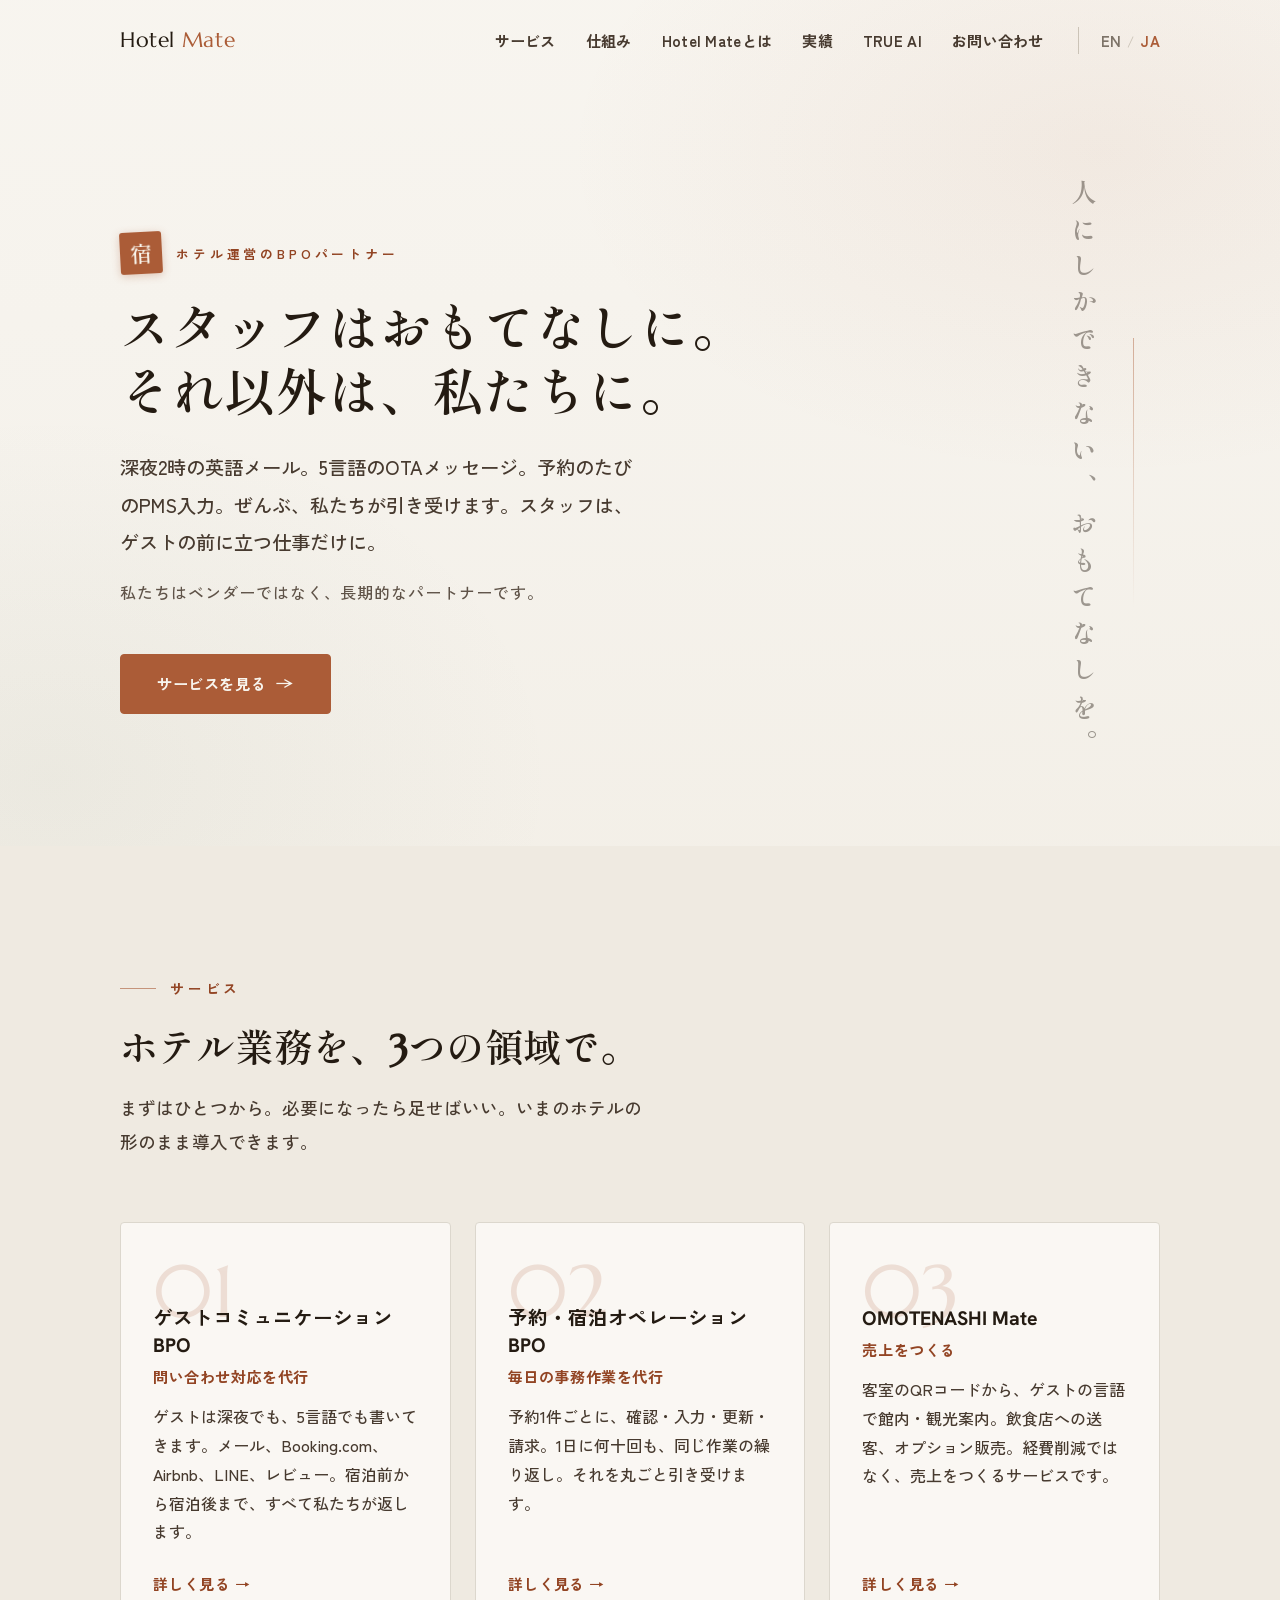
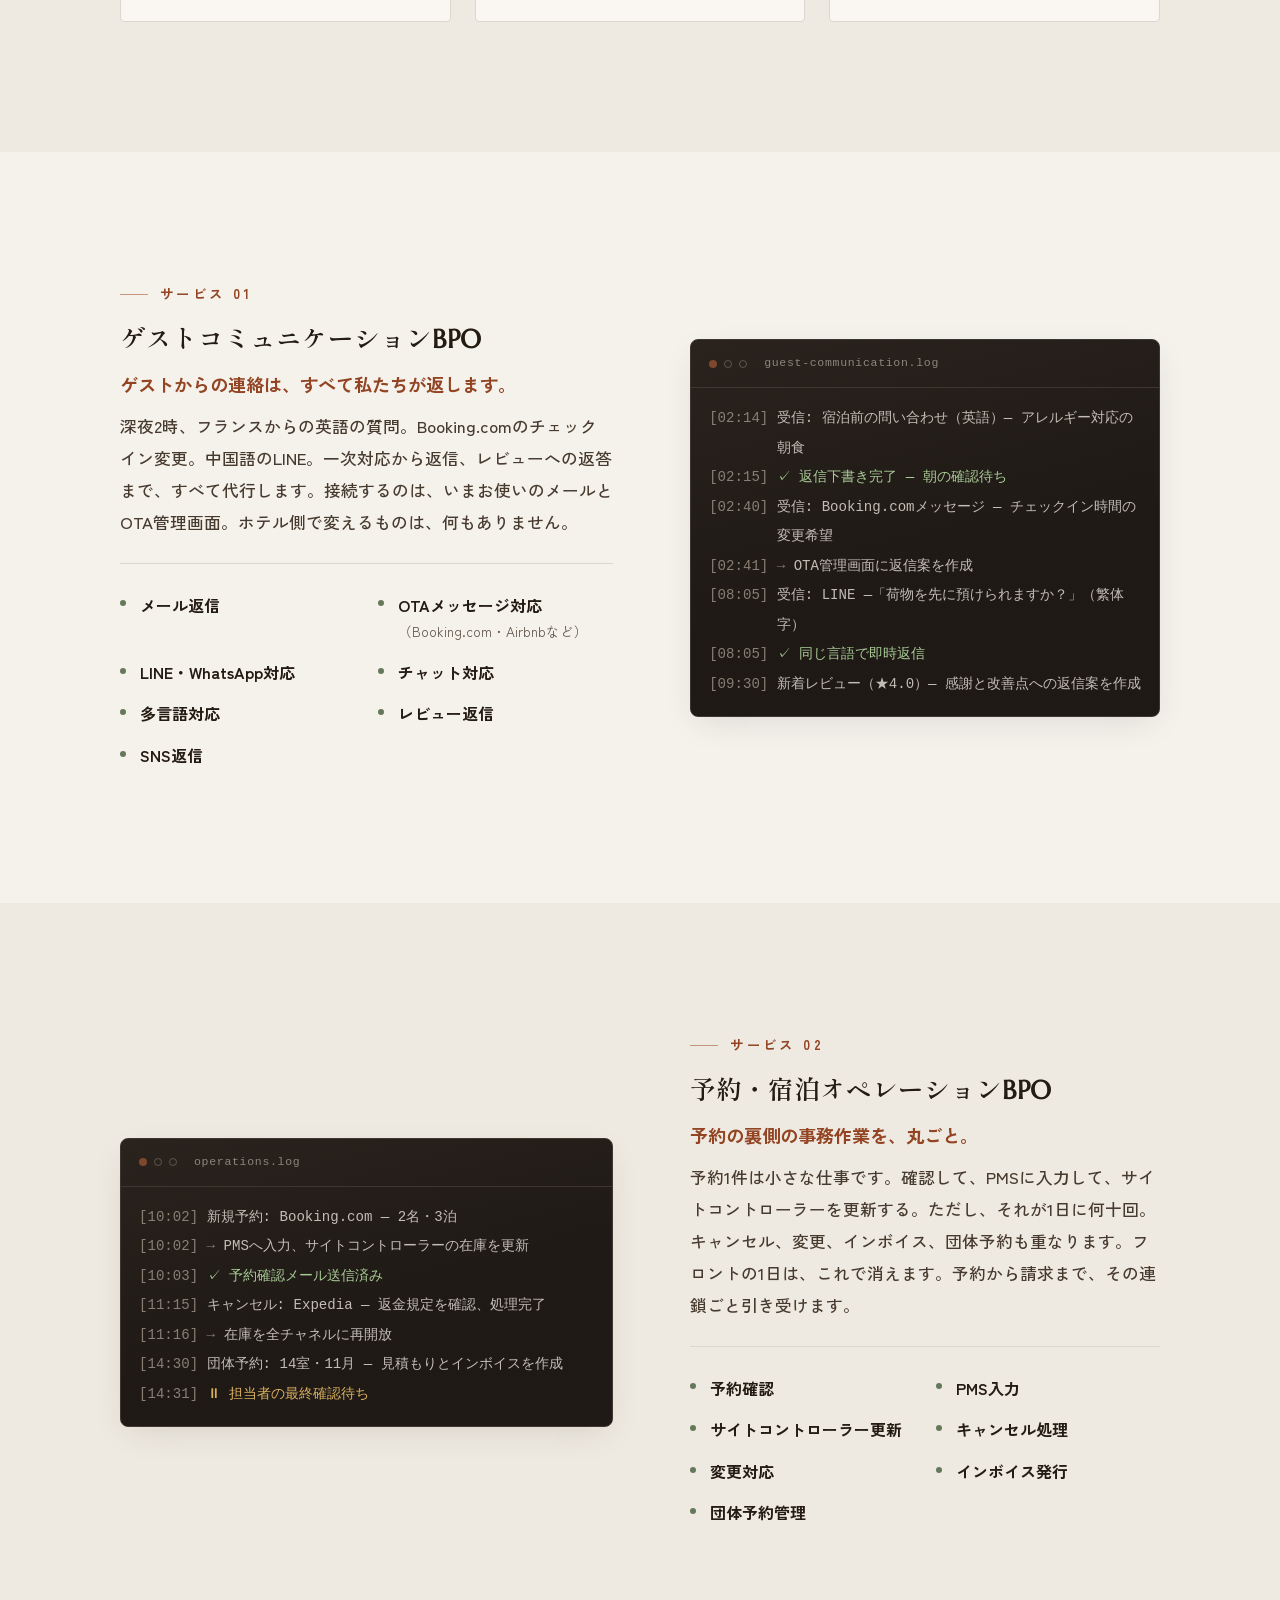
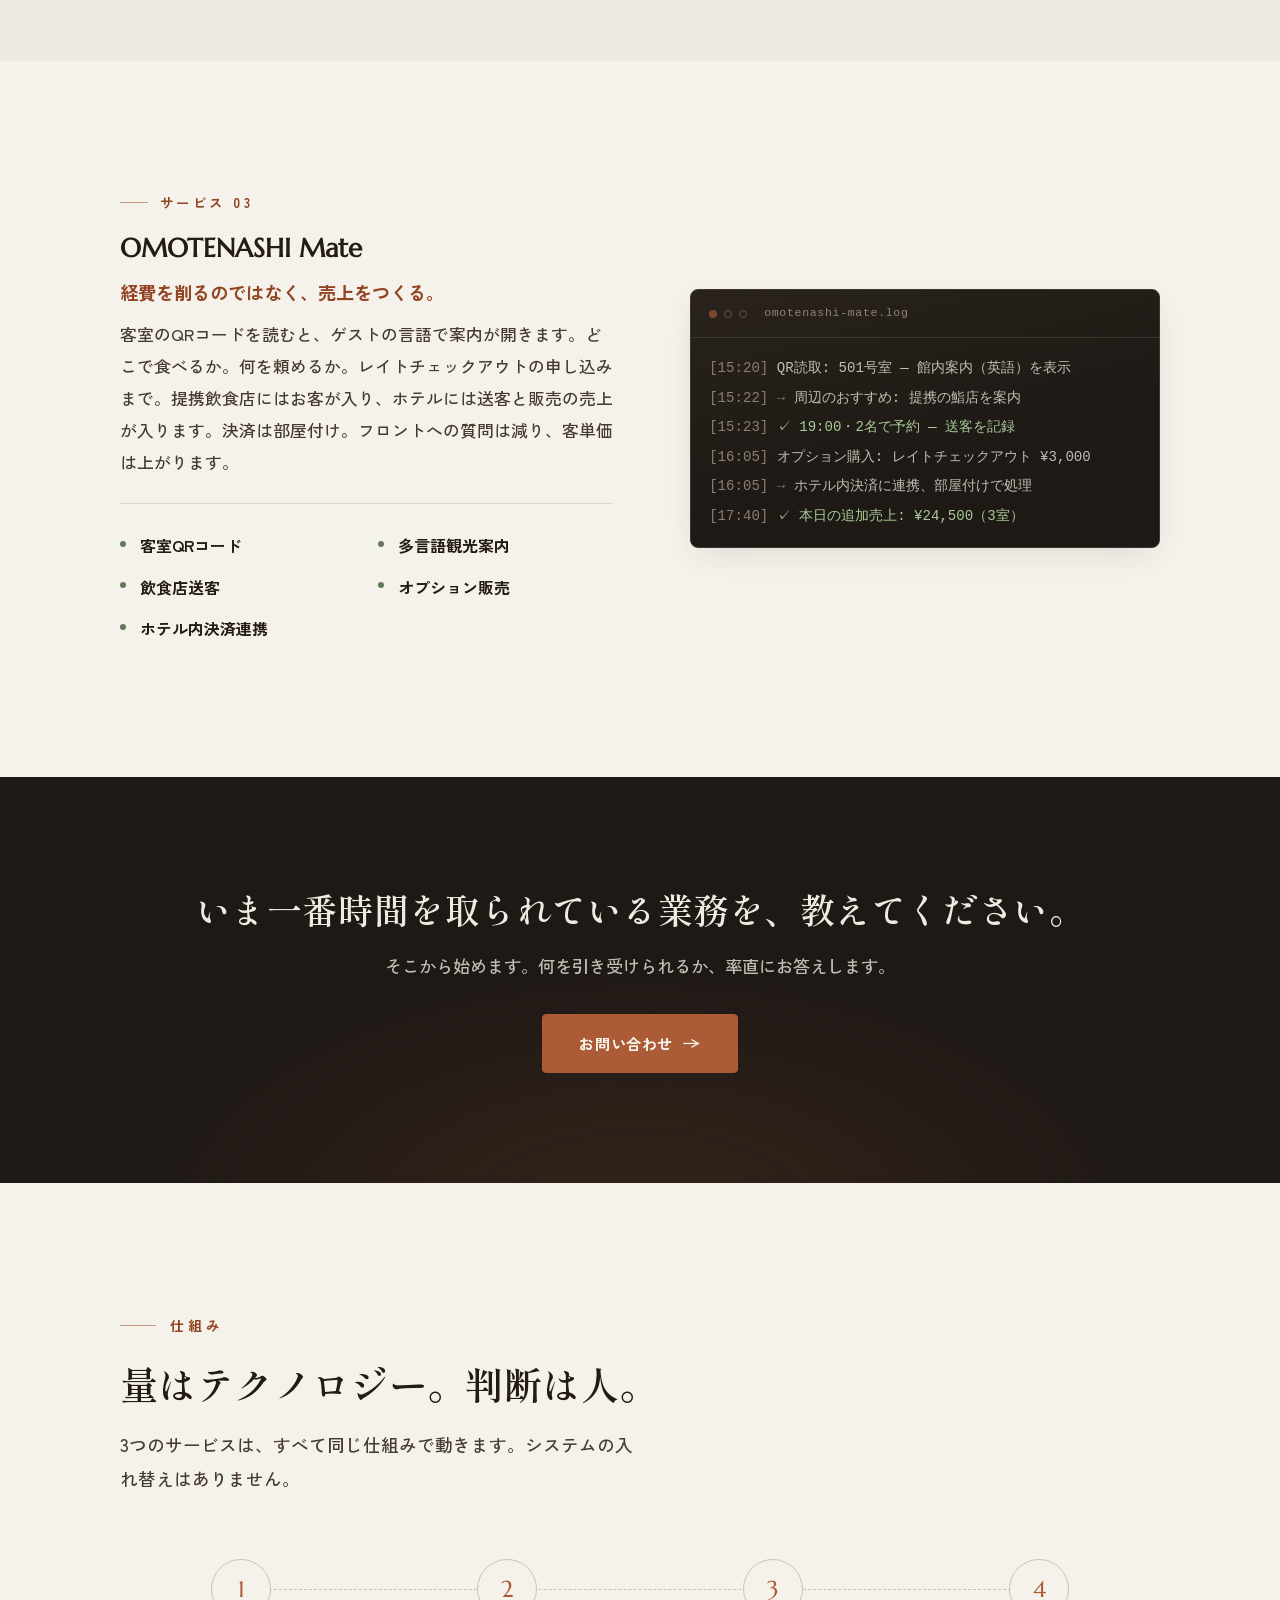
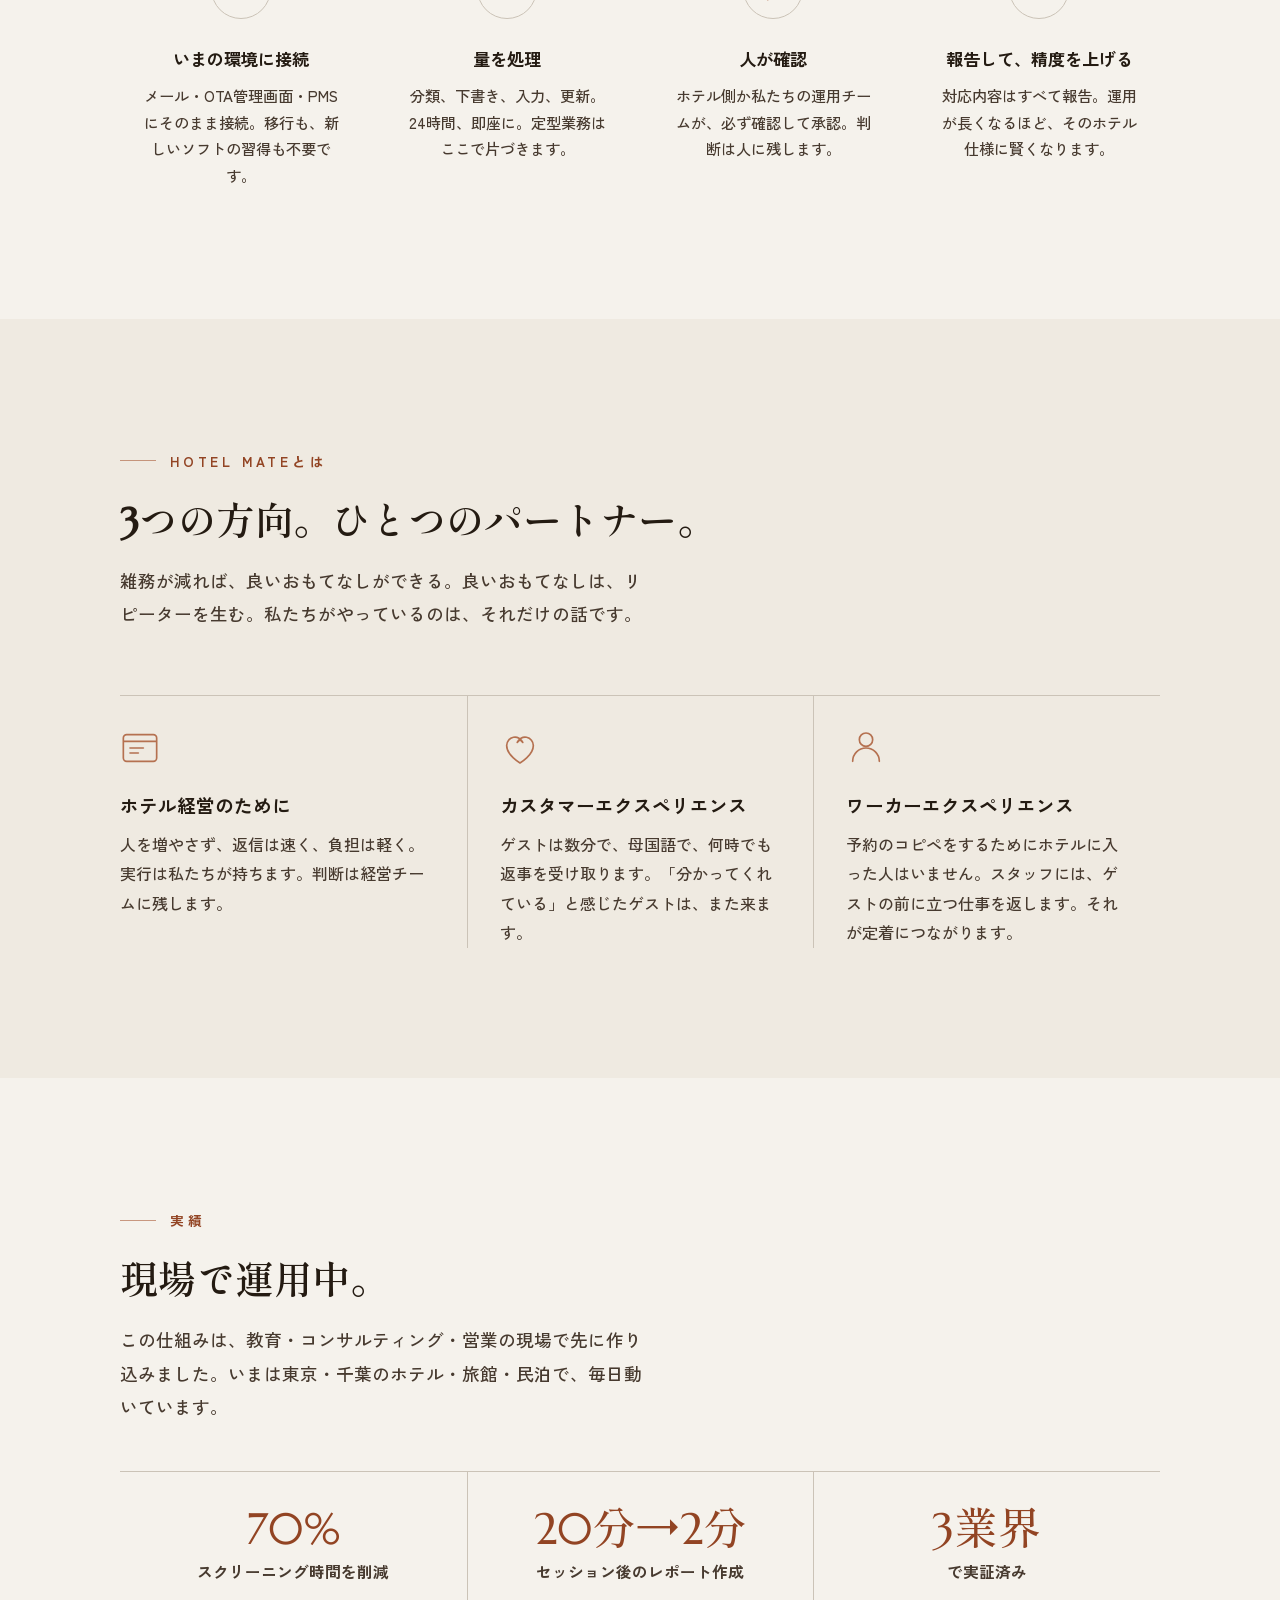
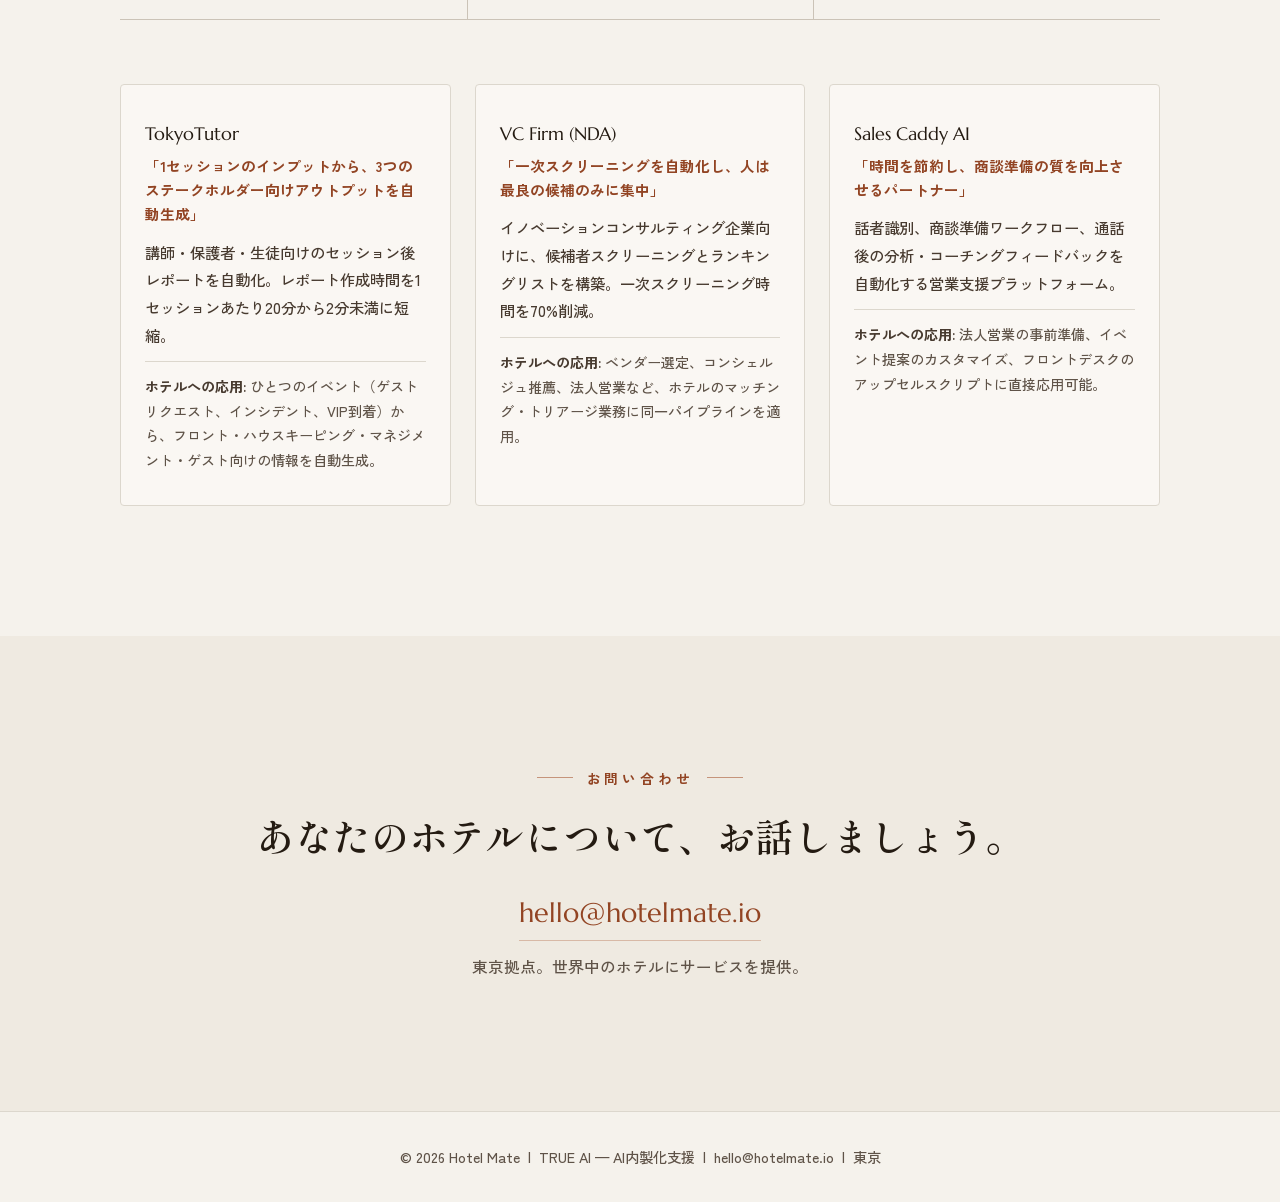
<file: index.html>
<!DOCTYPE html>
<html lang="ja">
<head>
  <meta charset="UTF-8">
  <meta name="viewport" content="width=device-width, initial-scale=1.0">
  <title>Hotel Mate — ホテル運営のBPOパートナー</title>
  <meta name="description" content="Hotel Mateは、ゲストコミュニケーションBPO・予約・宿泊オペレーションBPO・OMOTENASHI Mateの3つのサービスで、ホテルの間接業務を代行し、売上向上まで支援します。スタッフはおもてなしに集中できます。">

  <!-- Open Graph -->
  <meta property="og:title" content="Hotel Mate — ホテル運営のBPOパートナー">
  <meta property="og:description" content="ゲストコミュニケーションBPO、予約・宿泊オペレーションBPO、OMOTENASHI Mate — 3つのサービスでホテル業務を代行し、売上も作ります。">
  <meta property="og:type" content="website">
  <meta property="og:url" content="https://hotelmate.io/">
  <meta property="og:locale" content="ja_JP">

  <!-- Alternate language -->
  <link rel="alternate" hreflang="en" href="https://hotelmate.io/en/">
  <link rel="alternate" hreflang="ja" href="https://hotelmate.io/">

  <!-- Favicon -->
  <link rel="icon" type="image/svg+xml" href="/favicon.svg">

  <!-- Fonts -->
  <link rel="preconnect" href="https://fonts.googleapis.com">
  <link rel="preconnect" href="https://fonts.gstatic.com" crossorigin>
  <link href="https://fonts.googleapis.com/css2?family=Marcellus&family=Shippori+Mincho:wght@500;600&family=Hanken+Grotesk:wght@400;500;600;700&family=Zen+Kaku+Gothic+New:wght@400;500;700&display=swap" rel="stylesheet">

  <link rel="stylesheet" href="css/styles.css">
</head>
<body class="lang-ja">

  <!-- ========== NAV ========== -->
  <nav class="nav">
    <div class="container">
      <a href="#" class="nav-logo">Hotel <span>Mate</span></a>
      <ul class="nav-links">
        <li><a href="#services">サービス</a></li>
        <li><a href="#how-it-works">仕組み</a></li>
        <li><a href="#why-hotel-mate">Hotel Mateとは</a></li>
        <li><a href="#results">実績</a></li>
        <li><a href="trueai/">TRUE AI</a></li>
        <li><a href="#contact">お問い合わせ</a></li>
        <li class="lang-switch"><a href="en/index.html">EN</a><span class="sep">/</span><a href="ja/index.html" class="active">JA</a></li>
      </ul>
      <button class="nav-hamburger" aria-label="メニューを開く">
        <span></span>
        <span></span>
        <span></span>
      </button>
    </div>
  </nav>

  <!-- ========== HERO ========== -->
  <section class="hero" id="hero">
    <div class="container">
      <div class="hero-content">
        <p class="hero-tagline"><span class="hero-seal">宿</span>ホテル運営のBPOパートナー</p>
        <h1 class="hero-headline">スタッフはおもてなしに。<br>それ以外は、私たちに。</h1>
        <p class="hero-sub">深夜2時の英語メール。5言語のOTAメッセージ。予約のたびのPMS入力。ぜんぶ、私たちが引き受けます。スタッフは、ゲストの前に立つ仕事だけに。</p>
        <p class="hero-jp">私たちはベンダーではなく、長期的なパートナーです。</p>
        <a href="#services" class="btn">サービスを見る</a>
      </div>
      <div class="hero-side" aria-hidden="true">
        <span class="hero-vertical">人にしかできない、おもてなしを。</span>
      </div>
    </div>
  </section>

  <!-- ========== SERVICE LINEUP ========== -->
  <section class="section section-alt" id="services">
    <div class="container">
      <p class="section-label">サービス</p>
      <h2 class="section-heading">ホテル業務を、3つの領域で。</h2>
      <p class="section-sub">まずはひとつから。必要になったら足せばいい。いまのホテルの形のまま導入できます。</p>

      <div class="service-cards">
        <a href="#guest-communication" class="service-card">
          <div class="service-card-number">01</div>
          <h3 class="service-card-title">ゲストコミュニケーションBPO</h3>
          <p class="service-card-tagline">問い合わせ対応を代行</p>
          <p class="service-card-text">ゲストは深夜でも、5言語でも書いてきます。メール、Booking.com、Airbnb、LINE、レビュー。宿泊前から宿泊後まで、すべて私たちが返します。</p>
          <span class="service-card-link">詳しく見る →</span>
        </a>

        <a href="#operations" class="service-card">
          <div class="service-card-number">02</div>
          <h3 class="service-card-title">予約・宿泊オペレーションBPO</h3>
          <p class="service-card-tagline">毎日の事務作業を代行</p>
          <p class="service-card-text">予約1件ごとに、確認・入力・更新・請求。1日に何十回も、同じ作業の繰り返し。それを丸ごと引き受けます。</p>
          <span class="service-card-link">詳しく見る →</span>
        </a>

        <a href="#omotenashi" class="service-card">
          <div class="service-card-number">03</div>
          <h3 class="service-card-title">OMOTENASHI Mate</h3>
          <p class="service-card-tagline">売上をつくる</p>
          <p class="service-card-text">客室のQRコードから、ゲストの言語で館内・観光案内。飲食店への送客、オプション販売。経費削減ではなく、売上をつくるサービスです。</p>
          <span class="service-card-link">詳しく見る →</span>
        </a>
      </div>
    </div>
  </section>

  <!-- ========== SERVICE 01: GUEST COMMUNICATION BPO ========== -->
  <section class="section" id="guest-communication">
    <div class="container">
      <div class="product">
        <div class="product-info">
          <p class="product-label">サービス 01</p>
          <h3 class="product-title">ゲストコミュニケーションBPO</h3>
          <p class="product-lead">ゲストからの連絡は、すべて私たちが返します。</p>
          <p class="product-text">深夜2時、フランスからの英語の質問。Booking.comのチェックイン変更。中国語のLINE。一次対応から返信、レビューへの返答まで、すべて代行します。接続するのは、いまお使いのメールとOTA管理画面。ホテル側で変えるものは、何もありません。</p>
          <div class="features-list">
            <div class="feature-item">メール返信</div>
            <div class="feature-item">OTAメッセージ対応 <small>（Booking.com・Airbnbなど）</small></div>
            <div class="feature-item">LINE・WhatsApp対応</div>
            <div class="feature-item">チャット対応</div>
            <div class="feature-item">多言語対応</div>
            <div class="feature-item">レビュー返信</div>
            <div class="feature-item">SNS返信</div>
          </div>
        </div>
        <div class="product-terminal">
          <div class="terminal">
            <div class="terminal-header">
              <div class="terminal-dot"></div>
              <div class="terminal-dot"></div>
              <div class="terminal-dot"></div>
              <span class="terminal-title">guest-communication.log</span>
            </div>
            <div class="terminal-body">
              <div><span class="t-time">[02:14]</span> <span class="t-action">受信: 宿泊前の問い合わせ（英語）— アレルギー対応の朝食</span></div>
              <div><span class="t-time">[02:15]</span> <span class="t-success">✓ 返信下書き完了 — 朝の確認待ち</span></div>
              <div><span class="t-time">[02:40]</span> <span class="t-action">受信: Booking.comメッセージ — チェックイン時間の変更希望</span></div>
              <div><span class="t-time">[02:41]</span> <span class="t-arrow">→</span> <span class="t-action">OTA管理画面に返信案を作成</span></div>
              <div><span class="t-time">[08:05]</span> <span class="t-action">受信: LINE —「荷物を先に預けられますか？」（繁体字）</span></div>
              <div><span class="t-time">[08:05]</span> <span class="t-success">✓ 同じ言語で即時返信</span></div>
              <div><span class="t-time">[09:30]</span> <span class="t-action">新着レビュー（★4.0）— 感謝と改善点への返信案を作成</span></div>
            </div>
          </div>
        </div>
      </div>
    </div>
  </section>

  <!-- ========== SERVICE 02: RESERVATION & OPERATIONS BPO ========== -->
  <section class="section section-alt" id="operations">
    <div class="container">
      <div class="product reverse">
        <div class="product-info">
          <p class="product-label">サービス 02</p>
          <h3 class="product-title">予約・宿泊オペレーションBPO</h3>
          <p class="product-lead">予約の裏側の事務作業を、丸ごと。</p>
          <p class="product-text">予約1件は小さな仕事です。確認して、PMSに入力して、サイトコントローラーを更新する。ただし、それが1日に何十回。キャンセル、変更、インボイス、団体予約も重なります。フロントの1日は、これで消えます。予約から請求まで、その連鎖ごと引き受けます。</p>
          <div class="features-list">
            <div class="feature-item">予約確認</div>
            <div class="feature-item">PMS入力</div>
            <div class="feature-item">サイトコントローラー更新</div>
            <div class="feature-item">キャンセル処理</div>
            <div class="feature-item">変更対応</div>
            <div class="feature-item">インボイス発行</div>
            <div class="feature-item">団体予約管理</div>
          </div>
        </div>
        <div class="product-terminal">
          <div class="terminal">
            <div class="terminal-header">
              <div class="terminal-dot"></div>
              <div class="terminal-dot"></div>
              <div class="terminal-dot"></div>
              <span class="terminal-title">operations.log</span>
            </div>
            <div class="terminal-body">
              <div><span class="t-time">[10:02]</span> <span class="t-action">新規予約: Booking.com — 2名・3泊</span></div>
              <div><span class="t-time">[10:02]</span> <span class="t-arrow">→</span> <span class="t-action">PMSへ入力、サイトコントローラーの在庫を更新</span></div>
              <div><span class="t-time">[10:03]</span> <span class="t-success">✓ 予約確認メール送信済み</span></div>
              <div><span class="t-time">[11:15]</span> <span class="t-action">キャンセル: Expedia — 返金規定を確認、処理完了</span></div>
              <div><span class="t-time">[11:16]</span> <span class="t-arrow">→</span> <span class="t-action">在庫を全チャネルに再開放</span></div>
              <div><span class="t-time">[14:30]</span> <span class="t-action">団体予約: 14室・11月 — 見積もりとインボイスを作成</span></div>
              <div><span class="t-time">[14:31]</span> <span class="t-warn">⏸ 担当者の最終確認待ち</span></div>
            </div>
          </div>
        </div>
      </div>
    </div>
  </section>

  <!-- ========== SERVICE 03: OMOTENASHI MATE ========== -->
  <section class="section" id="omotenashi">
    <div class="container">
      <div class="product">
        <div class="product-info">
          <p class="product-label">サービス 03</p>
          <h3 class="product-title">OMOTENASHI Mate</h3>
          <p class="product-lead">経費を削るのではなく、売上をつくる。</p>
          <p class="product-text">客室のQRコードを読むと、ゲストの言語で案内が開きます。どこで食べるか。何を頼めるか。レイトチェックアウトの申し込みまで。提携飲食店にはお客が入り、ホテルには送客と販売の売上が入ります。決済は部屋付け。フロントへの質問は減り、客単価は上がります。</p>
          <div class="features-list">
            <div class="feature-item">客室QRコード</div>
            <div class="feature-item">多言語観光案内</div>
            <div class="feature-item">飲食店送客</div>
            <div class="feature-item">オプション販売</div>
            <div class="feature-item">ホテル内決済連携</div>
          </div>
        </div>
        <div class="product-terminal">
          <div class="terminal">
            <div class="terminal-header">
              <div class="terminal-dot"></div>
              <div class="terminal-dot"></div>
              <div class="terminal-dot"></div>
              <span class="terminal-title">omotenashi-mate.log</span>
            </div>
            <div class="terminal-body">
              <div><span class="t-time">[15:20]</span> <span class="t-action">QR読取: 501号室 — 館内案内（英語）を表示</span></div>
              <div><span class="t-time">[15:22]</span> <span class="t-arrow">→</span> <span class="t-action">周辺のおすすめ: 提携の鮨店を案内</span></div>
              <div><span class="t-time">[15:23]</span> <span class="t-success">✓ 19:00・2名で予約 — 送客を記録</span></div>
              <div><span class="t-time">[16:05]</span> <span class="t-action">オプション購入: レイトチェックアウト ¥3,000</span></div>
              <div><span class="t-time">[16:05]</span> <span class="t-arrow">→</span> <span class="t-action">ホテル内決済に連携、部屋付けで処理</span></div>
              <div><span class="t-time">[17:40]</span> <span class="t-success">✓ 本日の追加売上: ¥24,500（3室）</span></div>
            </div>
          </div>
        </div>
      </div>
    </div>
  </section>

  <!-- ========== CTA BANNER ========== -->
  <section class="cta-banner">
    <div class="container">
      <h2 class="cta-banner-heading">いま一番時間を取られている業務を、教えてください。</h2>
      <p class="cta-banner-sub">そこから始めます。何を引き受けられるか、率直にお答えします。</p>
      <a href="#contact" class="btn">お問い合わせ</a>
    </div>
  </section>

  <!-- ========== HOW IT WORKS ========== -->
  <section class="section" id="how-it-works">
    <div class="container">
      <p class="section-label">仕組み</p>
      <h2 class="section-heading">量はテクノロジー。判断は人。</h2>
      <p class="section-sub">3つのサービスは、すべて同じ仕組みで動きます。システムの入れ替えはありません。</p>

      <div class="steps">
        <div class="step">
          <div class="step-number">1</div>
          <h3 class="step-title">いまの環境に接続</h3>
          <p class="step-text">メール・OTA管理画面・PMSにそのまま接続。移行も、新しいソフトの習得も不要です。</p>
        </div>
        <div class="step">
          <div class="step-number">2</div>
          <h3 class="step-title">量を処理</h3>
          <p class="step-text">分類、下書き、入力、更新。24時間、即座に。定型業務はここで片づきます。</p>
        </div>
        <div class="step">
          <div class="step-number">3</div>
          <h3 class="step-title">人が確認</h3>
          <p class="step-text">ホテル側か私たちの運用チームが、必ず確認して承認。判断は人に残します。</p>
        </div>
        <div class="step">
          <div class="step-number">4</div>
          <h3 class="step-title">報告して、精度を上げる</h3>
          <p class="step-text">対応内容はすべて報告。運用が長くなるほど、そのホテル仕様に賢くなります。</p>
        </div>
      </div>
    </div>
  </section>

  <!-- ========== WHY HOTEL MATE ========== -->
  <section class="section section-alt" id="why-hotel-mate">
    <div class="container">
      <p class="section-label">Hotel Mateとは</p>
      <h2 class="section-heading">3つの方向。ひとつのパートナー。</h2>
      <p class="section-sub">雑務が減れば、良いおもてなしができる。良いおもてなしは、リピーターを生む。私たちがやっているのは、それだけの話です。</p>

      <div class="cards-grid">
        <!-- Card 1: Business -->
        <div class="card">
          <svg class="card-icon" viewBox="0 0 48 48" fill="none" xmlns="http://www.w3.org/2000/svg">
            <rect x="4" y="8" width="40" height="32" rx="4" stroke="currentColor" stroke-width="2"/>
            <path d="M4 16h40" stroke="currentColor" stroke-width="2"/>
            <path d="M12 24h16" stroke="currentColor" stroke-width="2" stroke-linecap="round"/>
            <path d="M12 30h10" stroke="currentColor" stroke-width="2" stroke-linecap="round"/>
          </svg>
          <h3 class="card-title">ホテル経営のために</h3>
          <p class="card-text">人を増やさず、返信は速く、負担は軽く。実行は私たちが持ちます。判断は経営チームに残します。</p>
        </div>

        <!-- Card 2: CX -->
        <div class="card">
          <svg class="card-icon" viewBox="0 0 48 48" fill="none" xmlns="http://www.w3.org/2000/svg">
            <path d="M24 42s-16-9.2-16-21a10 10 0 0119.3-3.7L24 14l-3.3 3.3A10 10 0 0140 21c0 11.8-16 21-16 21z" stroke="currentColor" stroke-width="2" stroke-linejoin="round"/>
          </svg>
          <h3 class="card-title">カスタマーエクスペリエンス</h3>
          <p class="card-text">ゲストは数分で、母国語で、何時でも返事を受け取ります。「分かってくれている」と感じたゲストは、また来ます。</p>
        </div>

        <!-- Card 3: WX -->
        <div class="card">
          <svg class="card-icon" viewBox="0 0 48 48" fill="none" xmlns="http://www.w3.org/2000/svg">
            <circle cx="24" cy="14" r="8" stroke="currentColor" stroke-width="2"/>
            <path d="M8 40c0-8.8 7.2-16 16-16s16 7.2 16 16" stroke="currentColor" stroke-width="2" stroke-linecap="round"/>
          </svg>
          <h3 class="card-title">ワーカーエクスペリエンス</h3>
          <p class="card-text">予約のコピペをするためにホテルに入った人はいません。スタッフには、ゲストの前に立つ仕事を返します。それが定着につながります。</p>
        </div>
      </div>
    </div>
  </section>

  <!-- ========== RESULTS ========== -->
  <section class="section" id="results">
    <div class="container">
      <p class="section-label">実績</p>
      <h2 class="section-heading">現場で運用中。</h2>
      <p class="section-sub" style="margin-bottom: 48px;">この仕組みは、教育・コンサルティング・営業の現場で先に作り込みました。いまは東京・千葉のホテル・旅館・民泊で、毎日動いています。</p>

      <div class="stats-bar">
        <div class="stat">
          <div class="stat-number">70%</div>
          <div class="stat-desc">スクリーニング時間を削減</div>
        </div>
        <div class="stat">
          <div class="stat-number">20分→2分</div>
          <div class="stat-desc">セッション後のレポート作成</div>
        </div>
        <div class="stat">
          <div class="stat-number">3業界</div>
          <div class="stat-desc">で実証済み</div>
        </div>
      </div>

      <div class="case-studies">
        <!-- TokyoTutor -->
        <div class="case-card">
          <h3 class="case-card-name">TokyoTutor</h3>
          <p class="case-card-oneliner">「1セッションのインプットから、3つのステークホルダー向けアウトプットを自動生成」</p>
          <p class="case-card-text">講師・保護者・生徒向けのセッション後レポートを自動化。レポート作成時間を1セッションあたり20分から2分未満に短縮。</p>
          <p class="case-card-relevance"><strong>ホテルへの応用:</strong> ひとつのイベント（ゲストリクエスト、インシデント、VIP到着）から、フロント・ハウスキーピング・マネジメント・ゲスト向けの情報を自動生成。</p>
        </div>

        <!-- VC Firm (NDA) -->
        <div class="case-card">
          <h3 class="case-card-name">VC Firm (NDA)</h3>
          <p class="case-card-oneliner">「一次スクリーニングを自動化し、人は最良の候補のみに集中」</p>
          <p class="case-card-text">イノベーションコンサルティング企業向けに、候補者スクリーニングとランキングリストを構築。一次スクリーニング時間を70%削減。</p>
          <p class="case-card-relevance"><strong>ホテルへの応用:</strong> ベンダー選定、コンシェルジュ推薦、法人営業など、ホテルのマッチング・トリアージ業務に同一パイプラインを適用。</p>
        </div>

        <!-- Sales Caddy AI -->
        <div class="case-card">
          <h3 class="case-card-name">Sales Caddy AI</h3>
          <p class="case-card-oneliner">「時間を節約し、商談準備の質を向上させるパートナー」</p>
          <p class="case-card-text">話者識別、商談準備ワークフロー、通話後の分析・コーチングフィードバックを自動化する営業支援プラットフォーム。</p>
          <p class="case-card-relevance"><strong>ホテルへの応用:</strong> 法人営業の事前準備、イベント提案のカスタマイズ、フロントデスクのアップセルスクリプトに直接応用可能。</p>
        </div>
      </div>
    </div>
  </section>

  <!-- ========== CONTACT ========== -->
  <section class="section section-alt contact" id="contact">
    <div class="container">
      <p class="section-label">お問い合わせ</p>
      <h2 class="section-heading">あなたのホテルについて、お話しましょう。</h2>
      <a href="mailto:hello@hotelmate.io" class="contact-email">hello@hotelmate.io</a>
      <p class="contact-location">東京拠点。世界中のホテルにサービスを提供。</p>
    </div>
  </section>

  <!-- ========== FOOTER ========== -->
  <footer class="footer">
    <div class="container">
      &copy; 2026 Hotel Mate &nbsp;|&nbsp; <a href="trueai/">TRUE AI — AI内製化支援</a> &nbsp;|&nbsp; <a href="mailto:hello@hotelmate.io">hello@hotelmate.io</a> &nbsp;|&nbsp; 東京
    </div>
  </footer>

  <script src="js/main.js"></script>
</body>
</html>
</file>
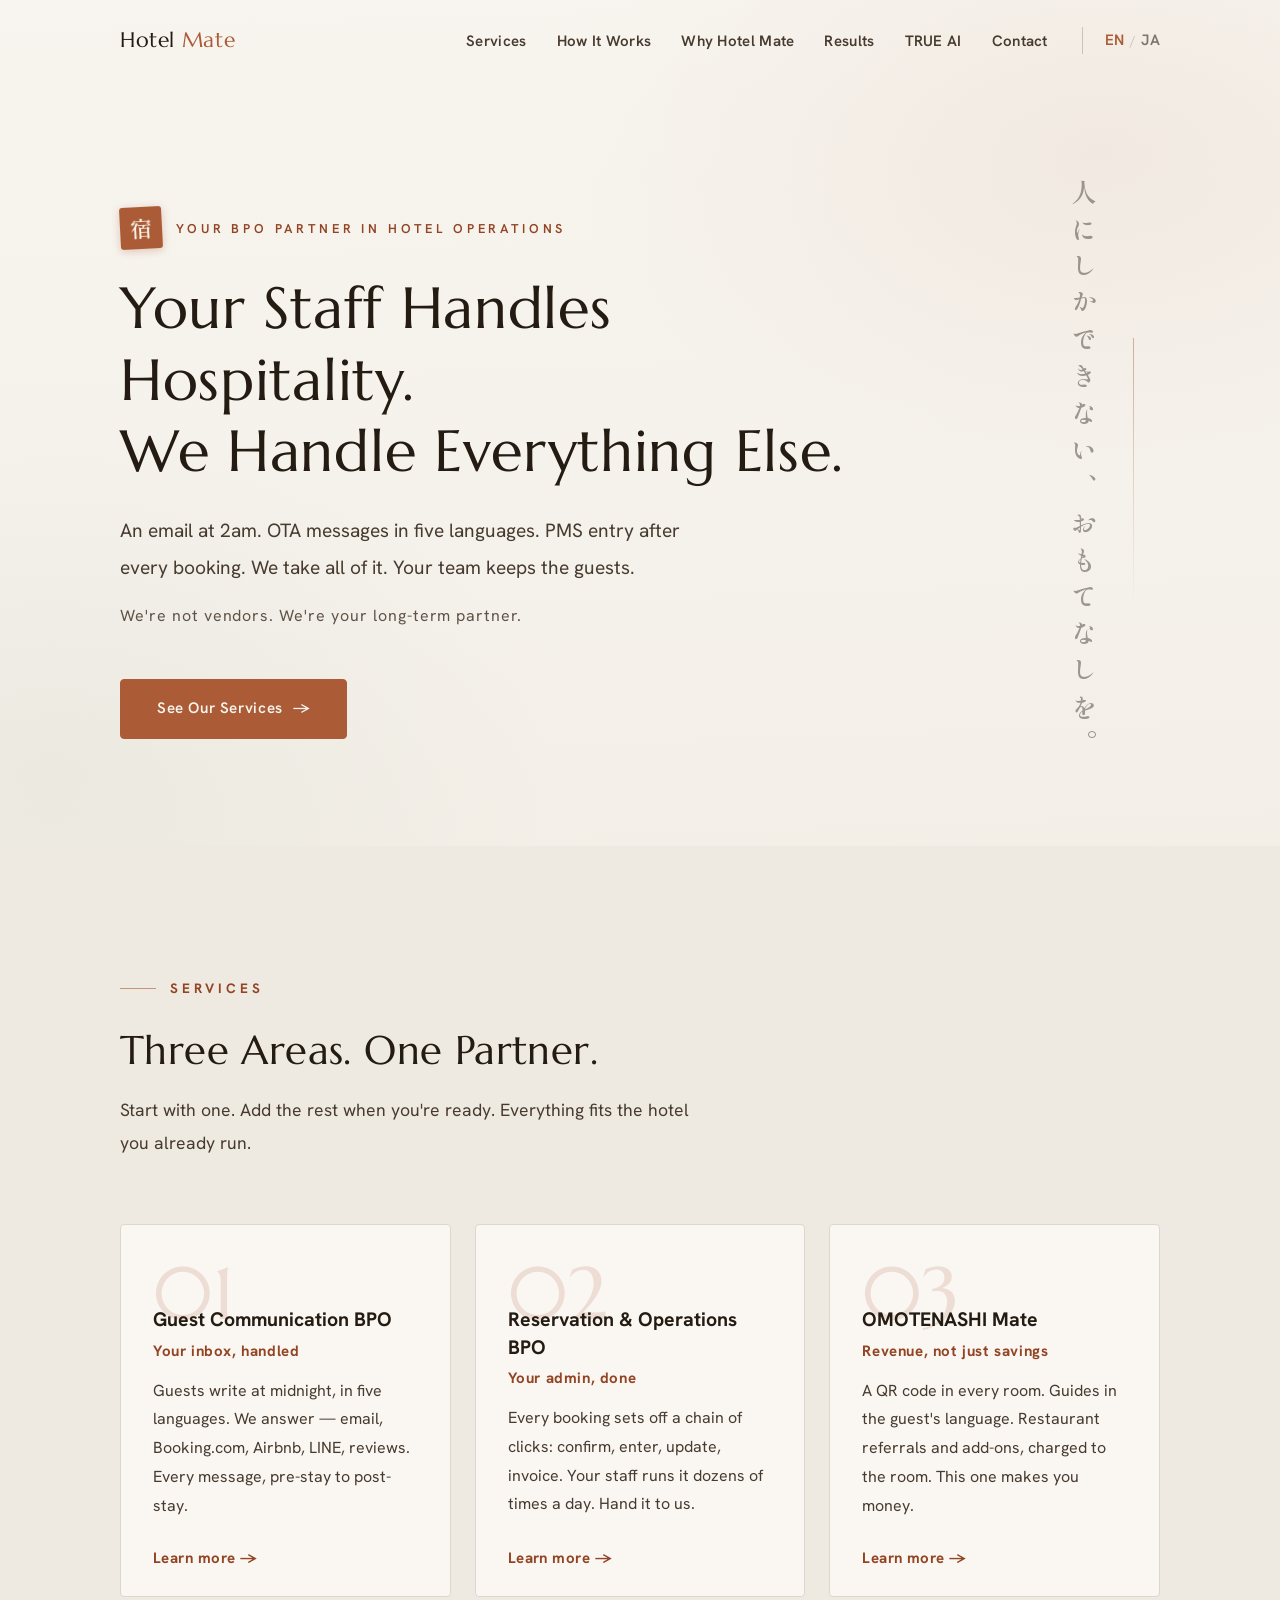
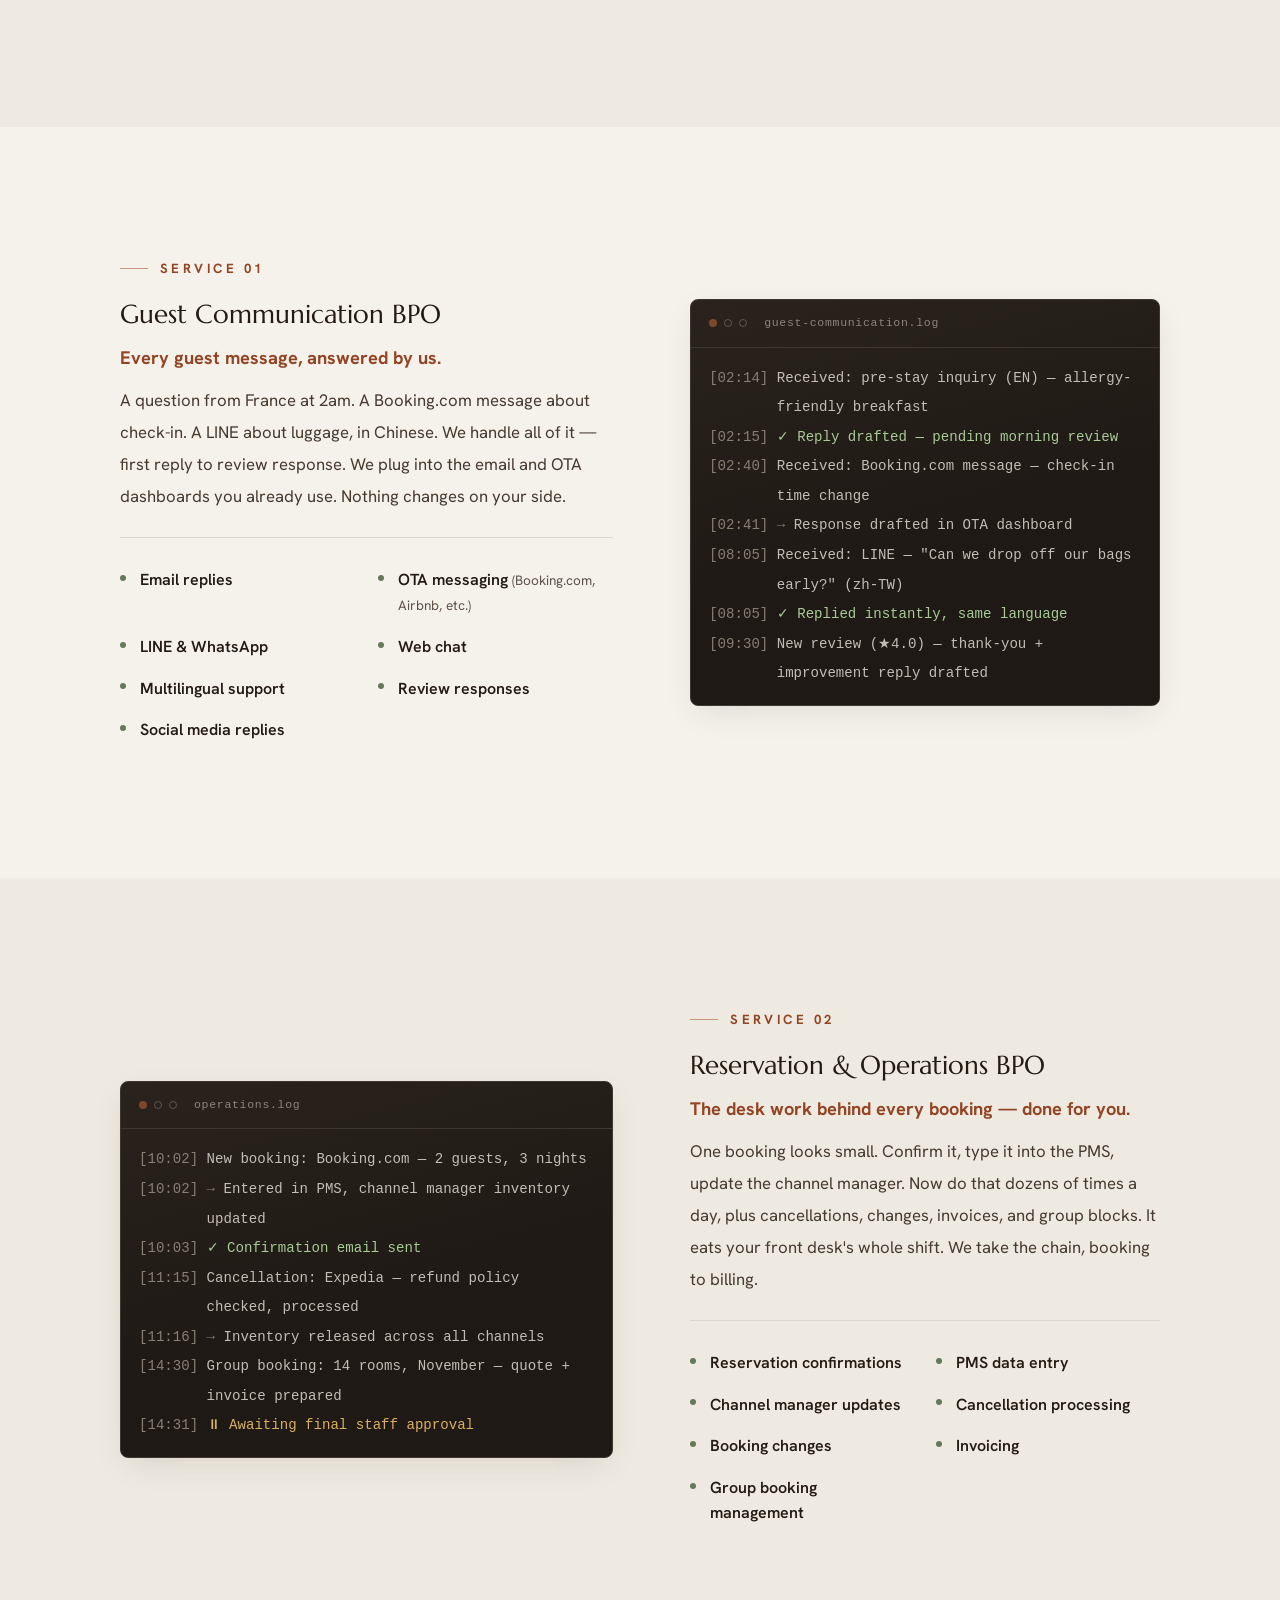
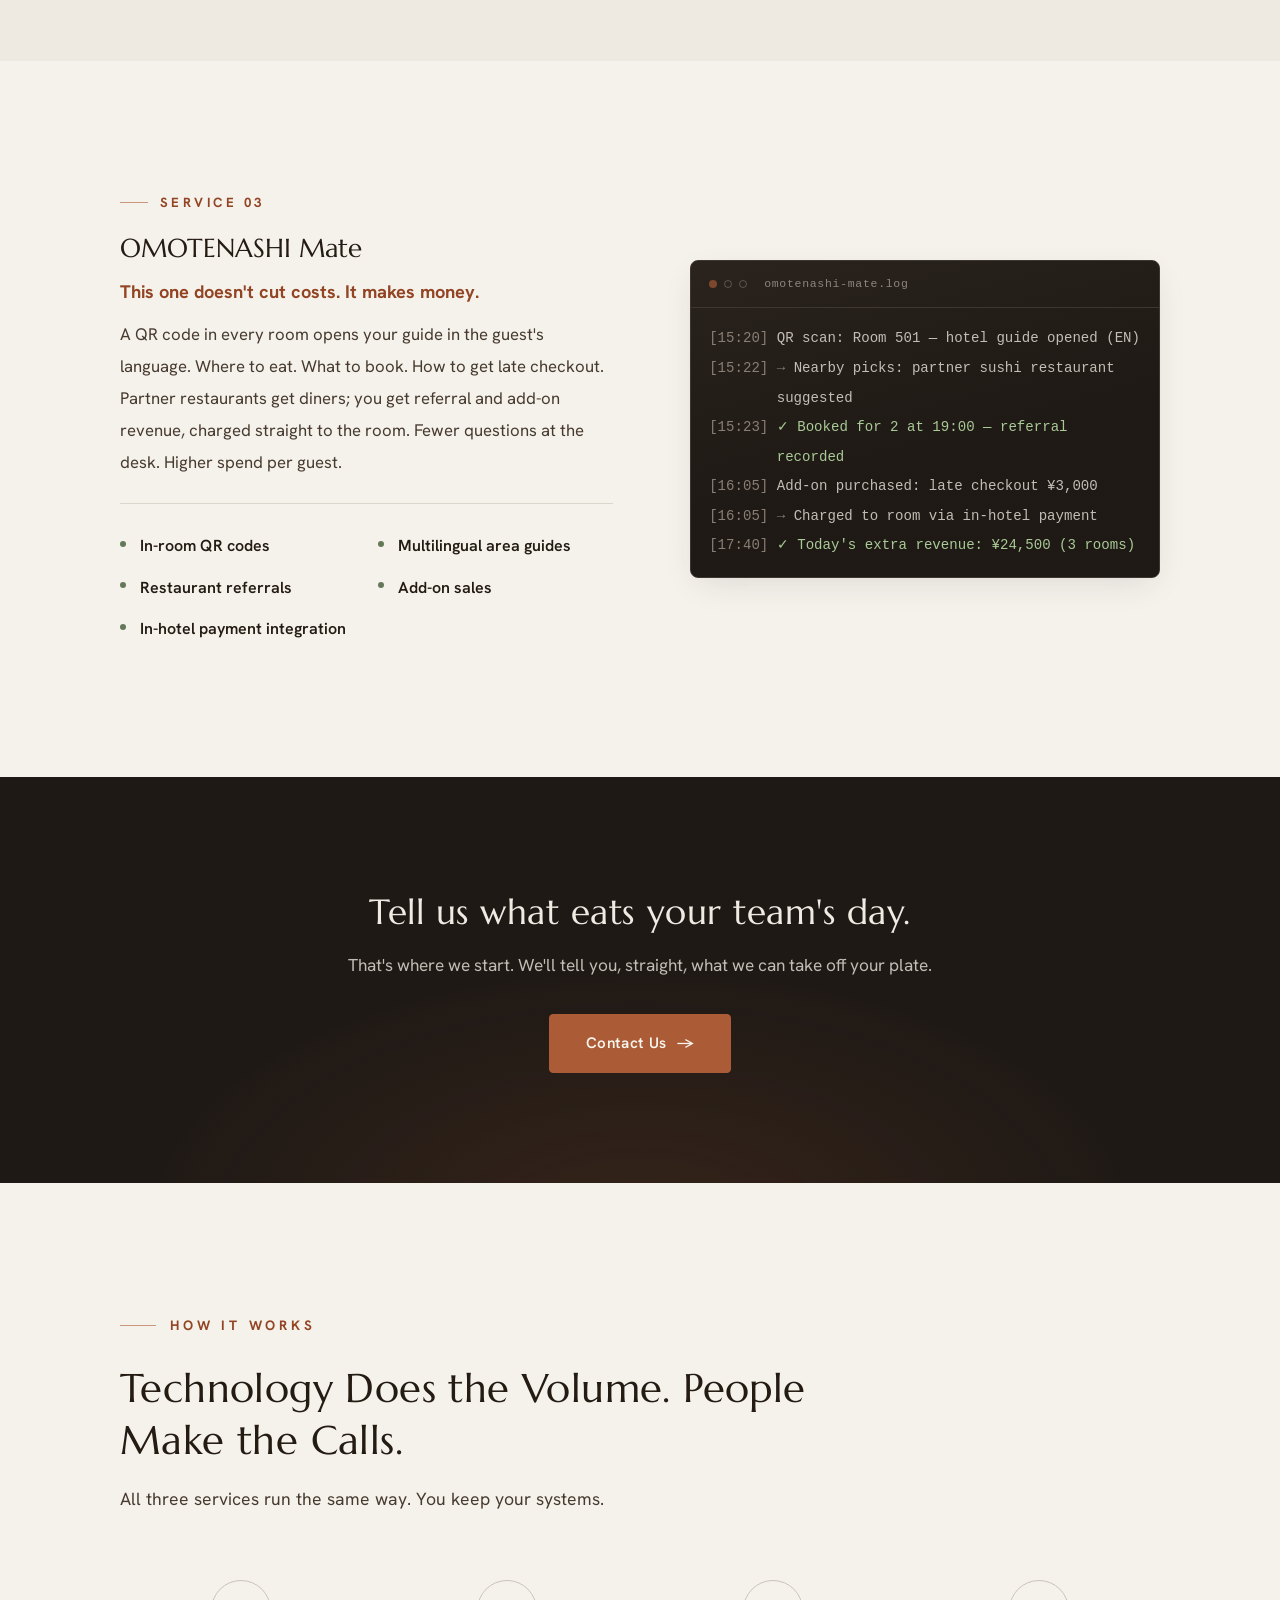
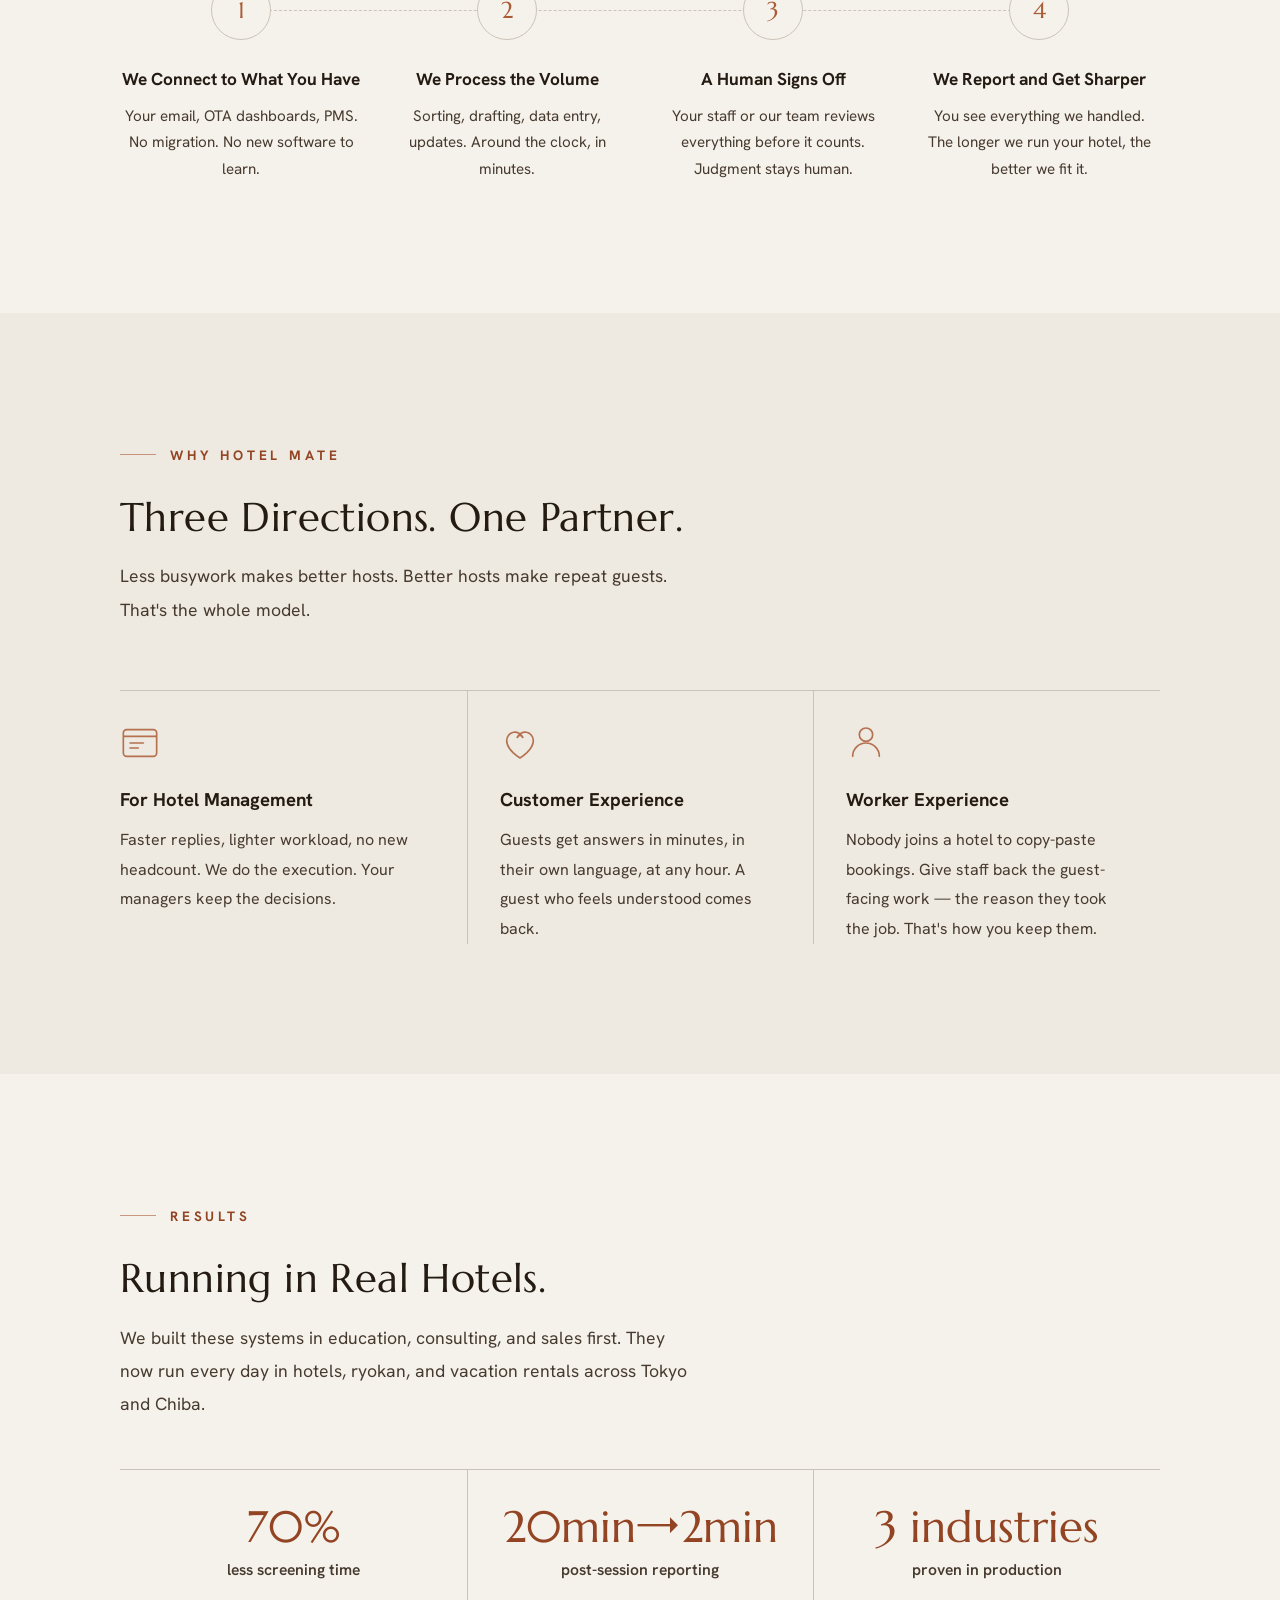
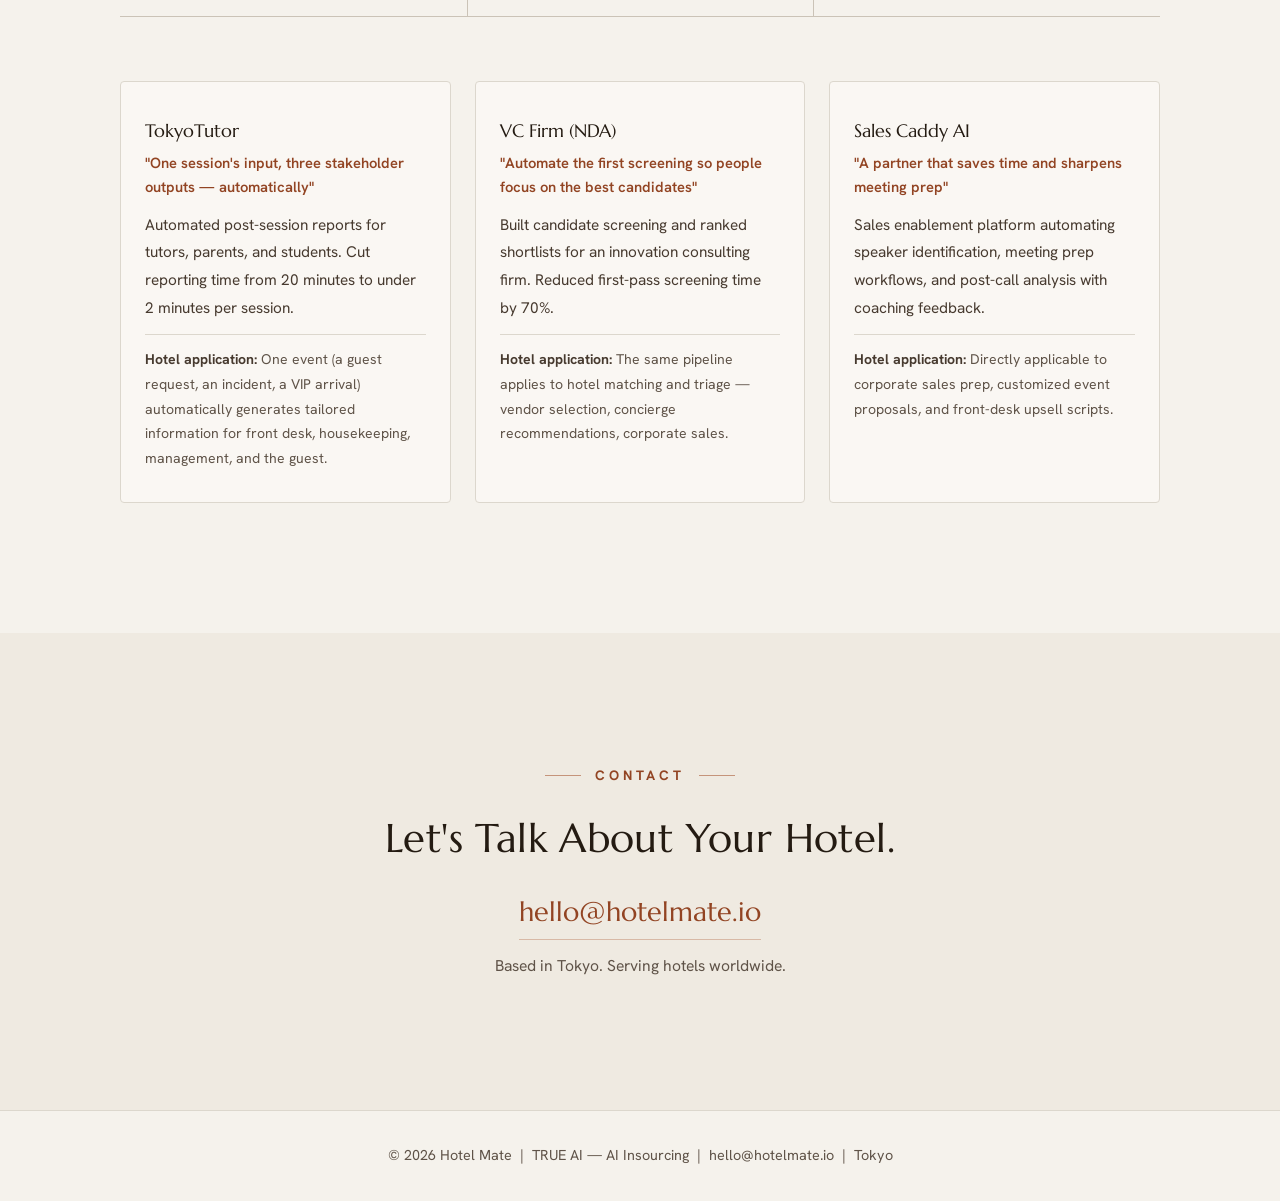
<file: en/index.html>
<!DOCTYPE html>
<html lang="en">
<head>
  <meta charset="UTF-8">
  <meta name="viewport" content="width=device-width, initial-scale=1.0">
  <title>Hotel Mate — Your BPO Partner in Hotel Operations</title>
  <meta name="description" content="Hotel Mate takes over your hotel's back-office work with three services — Guest Communication BPO, Reservation &amp; Operations BPO, and OMOTENASHI Mate for revenue growth — so your staff can focus on hospitality.">

  <!-- Open Graph -->
  <meta property="og:title" content="Hotel Mate — Your BPO Partner in Hotel Operations">
  <meta property="og:description" content="Guest Communication BPO, Reservation &amp; Operations BPO, and OMOTENASHI Mate — three services that take over hotel busywork and build revenue.">
  <meta property="og:type" content="website">
  <meta property="og:url" content="https://hotelmate.io/en/">
  <meta property="og:locale" content="en_US">

  <!-- Alternate language -->
  <link rel="alternate" hreflang="en" href="https://hotelmate.io/en/">
  <link rel="alternate" hreflang="ja" href="https://hotelmate.io/ja/">

  <!-- Favicon -->
  <link rel="icon" type="image/svg+xml" href="/favicon.svg">

  <!-- Fonts -->
  <link rel="preconnect" href="https://fonts.googleapis.com">
  <link rel="preconnect" href="https://fonts.gstatic.com" crossorigin>
  <link href="https://fonts.googleapis.com/css2?family=Marcellus&family=Shippori+Mincho:wght@500;600&family=Hanken+Grotesk:wght@400;500;600;700&family=Zen+Kaku+Gothic+New:wght@400;500;700&display=swap" rel="stylesheet">

  <link rel="stylesheet" href="../css/styles.css">
</head>
<body>

  <!-- ========== NAV ========== -->
  <nav class="nav">
    <div class="container">
      <a href="#" class="nav-logo">Hotel <span>Mate</span></a>
      <ul class="nav-links">
        <li><a href="#services">Services</a></li>
        <li><a href="#how-it-works">How It Works</a></li>
        <li><a href="#why-hotel-mate">Why Hotel Mate</a></li>
        <li><a href="#results">Results</a></li>
        <li><a href="trueai/">TRUE AI</a></li>
        <li><a href="#contact">Contact</a></li>
        <li class="lang-switch"><a href="index.html" class="active">EN</a><span class="sep">/</span><a href="../ja/index.html">JA</a></li>
      </ul>
      <button class="nav-hamburger" aria-label="Toggle menu">
        <span></span>
        <span></span>
        <span></span>
      </button>
    </div>
  </nav>

  <!-- ========== HERO ========== -->
  <section class="hero" id="hero">
    <div class="container">
      <div class="hero-content">
        <p class="hero-tagline"><span class="hero-seal">宿</span>Your BPO Partner in Hotel Operations</p>
        <h1 class="hero-headline">Your Staff Handles Hospitality.<br>We Handle Everything Else.</h1>
        <p class="hero-sub">An email at 2am. OTA messages in five languages. PMS entry after every booking. We take all of it. Your team keeps the guests.</p>
        <p class="hero-jp">We're not vendors. We're your long-term partner.</p>
        <a href="#services" class="btn">See Our Services</a>
      </div>
      <div class="hero-side" aria-hidden="true">
        <span class="hero-vertical">人にしかできない、おもてなしを。</span>
      </div>
    </div>
  </section>

  <!-- ========== SERVICE LINEUP ========== -->
  <section class="section section-alt" id="services">
    <div class="container">
      <p class="section-label">Services</p>
      <h2 class="section-heading">Three Areas. One Partner.</h2>
      <p class="section-sub">Start with one. Add the rest when you're ready. Everything fits the hotel you already run.</p>

      <div class="service-cards">
        <a href="#guest-communication" class="service-card">
          <div class="service-card-number">01</div>
          <h3 class="service-card-title">Guest Communication BPO</h3>
          <p class="service-card-tagline">Your inbox, handled</p>
          <p class="service-card-text">Guests write at midnight, in five languages. We answer — email, Booking.com, Airbnb, LINE, reviews. Every message, pre-stay to post-stay.</p>
          <span class="service-card-link">Learn more →</span>
        </a>

        <a href="#operations" class="service-card">
          <div class="service-card-number">02</div>
          <h3 class="service-card-title">Reservation &amp; Operations BPO</h3>
          <p class="service-card-tagline">Your admin, done</p>
          <p class="service-card-text">Every booking sets off a chain of clicks: confirm, enter, update, invoice. Your staff runs it dozens of times a day. Hand it to us.</p>
          <span class="service-card-link">Learn more →</span>
        </a>

        <a href="#omotenashi" class="service-card">
          <div class="service-card-number">03</div>
          <h3 class="service-card-title">OMOTENASHI Mate</h3>
          <p class="service-card-tagline">Revenue, not just savings</p>
          <p class="service-card-text">A QR code in every room. Guides in the guest's language. Restaurant referrals and add-ons, charged to the room. This one makes you money.</p>
          <span class="service-card-link">Learn more →</span>
        </a>
      </div>
    </div>
  </section>

  <!-- ========== SERVICE 01: GUEST COMMUNICATION BPO ========== -->
  <section class="section" id="guest-communication">
    <div class="container">
      <div class="product">
        <div class="product-info">
          <p class="product-label">Service 01</p>
          <h3 class="product-title">Guest Communication BPO</h3>
          <p class="product-lead">Every guest message, answered by us.</p>
          <p class="product-text">A question from France at 2am. A Booking.com message about check-in. A LINE about luggage, in Chinese. We handle all of it — first reply to review response. We plug into the email and OTA dashboards you already use. Nothing changes on your side.</p>
          <div class="features-list">
            <div class="feature-item">Email replies</div>
            <div class="feature-item">OTA messaging <small>(Booking.com, Airbnb, etc.)</small></div>
            <div class="feature-item">LINE &amp; WhatsApp</div>
            <div class="feature-item">Web chat</div>
            <div class="feature-item">Multilingual support</div>
            <div class="feature-item">Review responses</div>
            <div class="feature-item">Social media replies</div>
          </div>
        </div>
        <div class="product-terminal">
          <div class="terminal">
            <div class="terminal-header">
              <div class="terminal-dot"></div>
              <div class="terminal-dot"></div>
              <div class="terminal-dot"></div>
              <span class="terminal-title">guest-communication.log</span>
            </div>
            <div class="terminal-body">
              <div><span class="t-time">[02:14]</span> <span class="t-action">Received: pre-stay inquiry (EN) — allergy-friendly breakfast</span></div>
              <div><span class="t-time">[02:15]</span> <span class="t-success">✓ Reply drafted — pending morning review</span></div>
              <div><span class="t-time">[02:40]</span> <span class="t-action">Received: Booking.com message — check-in time change</span></div>
              <div><span class="t-time">[02:41]</span> <span class="t-arrow">→</span> <span class="t-action">Response drafted in OTA dashboard</span></div>
              <div><span class="t-time">[08:05]</span> <span class="t-action">Received: LINE — "Can we drop off our bags early?" (zh-TW)</span></div>
              <div><span class="t-time">[08:05]</span> <span class="t-success">✓ Replied instantly, same language</span></div>
              <div><span class="t-time">[09:30]</span> <span class="t-action">New review (★4.0) — thank-you + improvement reply drafted</span></div>
            </div>
          </div>
        </div>
      </div>
    </div>
  </section>

  <!-- ========== SERVICE 02: RESERVATION & OPERATIONS BPO ========== -->
  <section class="section section-alt" id="operations">
    <div class="container">
      <div class="product reverse">
        <div class="product-info">
          <p class="product-label">Service 02</p>
          <h3 class="product-title">Reservation &amp; Operations BPO</h3>
          <p class="product-lead">The desk work behind every booking — done for you.</p>
          <p class="product-text">One booking looks small. Confirm it, type it into the PMS, update the channel manager. Now do that dozens of times a day, plus cancellations, changes, invoices, and group blocks. It eats your front desk's whole shift. We take the chain, booking to billing.</p>
          <div class="features-list">
            <div class="feature-item">Reservation confirmations</div>
            <div class="feature-item">PMS data entry</div>
            <div class="feature-item">Channel manager updates</div>
            <div class="feature-item">Cancellation processing</div>
            <div class="feature-item">Booking changes</div>
            <div class="feature-item">Invoicing</div>
            <div class="feature-item">Group booking management</div>
          </div>
        </div>
        <div class="product-terminal">
          <div class="terminal">
            <div class="terminal-header">
              <div class="terminal-dot"></div>
              <div class="terminal-dot"></div>
              <div class="terminal-dot"></div>
              <span class="terminal-title">operations.log</span>
            </div>
            <div class="terminal-body">
              <div><span class="t-time">[10:02]</span> <span class="t-action">New booking: Booking.com — 2 guests, 3 nights</span></div>
              <div><span class="t-time">[10:02]</span> <span class="t-arrow">→</span> <span class="t-action">Entered in PMS, channel manager inventory updated</span></div>
              <div><span class="t-time">[10:03]</span> <span class="t-success">✓ Confirmation email sent</span></div>
              <div><span class="t-time">[11:15]</span> <span class="t-action">Cancellation: Expedia — refund policy checked, processed</span></div>
              <div><span class="t-time">[11:16]</span> <span class="t-arrow">→</span> <span class="t-action">Inventory released across all channels</span></div>
              <div><span class="t-time">[14:30]</span> <span class="t-action">Group booking: 14 rooms, November — quote + invoice prepared</span></div>
              <div><span class="t-time">[14:31]</span> <span class="t-warn">⏸ Awaiting final staff approval</span></div>
            </div>
          </div>
        </div>
      </div>
    </div>
  </section>

  <!-- ========== SERVICE 03: OMOTENASHI MATE ========== -->
  <section class="section" id="omotenashi">
    <div class="container">
      <div class="product">
        <div class="product-info">
          <p class="product-label">Service 03</p>
          <h3 class="product-title">OMOTENASHI Mate</h3>
          <p class="product-lead">This one doesn't cut costs. It makes money.</p>
          <p class="product-text">A QR code in every room opens your guide in the guest's language. Where to eat. What to book. How to get late checkout. Partner restaurants get diners; you get referral and add-on revenue, charged straight to the room. Fewer questions at the desk. Higher spend per guest.</p>
          <div class="features-list">
            <div class="feature-item">In-room QR codes</div>
            <div class="feature-item">Multilingual area guides</div>
            <div class="feature-item">Restaurant referrals</div>
            <div class="feature-item">Add-on sales</div>
            <div class="feature-item">In-hotel payment integration</div>
          </div>
        </div>
        <div class="product-terminal">
          <div class="terminal">
            <div class="terminal-header">
              <div class="terminal-dot"></div>
              <div class="terminal-dot"></div>
              <div class="terminal-dot"></div>
              <span class="terminal-title">omotenashi-mate.log</span>
            </div>
            <div class="terminal-body">
              <div><span class="t-time">[15:20]</span> <span class="t-action">QR scan: Room 501 — hotel guide opened (EN)</span></div>
              <div><span class="t-time">[15:22]</span> <span class="t-arrow">→</span> <span class="t-action">Nearby picks: partner sushi restaurant suggested</span></div>
              <div><span class="t-time">[15:23]</span> <span class="t-success">✓ Booked for 2 at 19:00 — referral recorded</span></div>
              <div><span class="t-time">[16:05]</span> <span class="t-action">Add-on purchased: late checkout ¥3,000</span></div>
              <div><span class="t-time">[16:05]</span> <span class="t-arrow">→</span> <span class="t-action">Charged to room via in-hotel payment</span></div>
              <div><span class="t-time">[17:40]</span> <span class="t-success">✓ Today's extra revenue: ¥24,500 (3 rooms)</span></div>
            </div>
          </div>
        </div>
      </div>
    </div>
  </section>

  <!-- ========== CTA BANNER ========== -->
  <section class="cta-banner">
    <div class="container">
      <h2 class="cta-banner-heading">Tell us what eats your team's day.</h2>
      <p class="cta-banner-sub">That's where we start. We'll tell you, straight, what we can take off your plate.</p>
      <a href="#contact" class="btn">Contact Us</a>
    </div>
  </section>

  <!-- ========== HOW IT WORKS ========== -->
  <section class="section" id="how-it-works">
    <div class="container">
      <p class="section-label">How It Works</p>
      <h2 class="section-heading">Technology Does the Volume. People Make the Calls.</h2>
      <p class="section-sub">All three services run the same way. You keep your systems.</p>

      <div class="steps">
        <div class="step">
          <div class="step-number">1</div>
          <h3 class="step-title">We Connect to What You Have</h3>
          <p class="step-text">Your email, OTA dashboards, PMS. No migration. No new software to learn.</p>
        </div>
        <div class="step">
          <div class="step-number">2</div>
          <h3 class="step-title">We Process the Volume</h3>
          <p class="step-text">Sorting, drafting, data entry, updates. Around the clock, in minutes.</p>
        </div>
        <div class="step">
          <div class="step-number">3</div>
          <h3 class="step-title">A Human Signs Off</h3>
          <p class="step-text">Your staff or our team reviews everything before it counts. Judgment stays human.</p>
        </div>
        <div class="step">
          <div class="step-number">4</div>
          <h3 class="step-title">We Report and Get Sharper</h3>
          <p class="step-text">You see everything we handled. The longer we run your hotel, the better we fit it.</p>
        </div>
      </div>
    </div>
  </section>

  <!-- ========== WHY HOTEL MATE ========== -->
  <section class="section section-alt" id="why-hotel-mate">
    <div class="container">
      <p class="section-label">Why Hotel Mate</p>
      <h2 class="section-heading">Three Directions. One Partner.</h2>
      <p class="section-sub">Less busywork makes better hosts. Better hosts make repeat guests. That's the whole model.</p>

      <div class="cards-grid">
        <!-- Card 1: Business -->
        <div class="card">
          <svg class="card-icon" viewBox="0 0 48 48" fill="none" xmlns="http://www.w3.org/2000/svg">
            <rect x="4" y="8" width="40" height="32" rx="4" stroke="currentColor" stroke-width="2"/>
            <path d="M4 16h40" stroke="currentColor" stroke-width="2"/>
            <path d="M12 24h16" stroke="currentColor" stroke-width="2" stroke-linecap="round"/>
            <path d="M12 30h10" stroke="currentColor" stroke-width="2" stroke-linecap="round"/>
          </svg>
          <h3 class="card-title">For Hotel Management</h3>
          <p class="card-text">Faster replies, lighter workload, no new headcount. We do the execution. Your managers keep the decisions.</p>
        </div>

        <!-- Card 2: CX -->
        <div class="card">
          <svg class="card-icon" viewBox="0 0 48 48" fill="none" xmlns="http://www.w3.org/2000/svg">
            <path d="M24 42s-16-9.2-16-21a10 10 0 0119.3-3.7L24 14l-3.3 3.3A10 10 0 0140 21c0 11.8-16 21-16 21z" stroke="currentColor" stroke-width="2" stroke-linejoin="round"/>
          </svg>
          <h3 class="card-title">Customer Experience</h3>
          <p class="card-text">Guests get answers in minutes, in their own language, at any hour. A guest who feels understood comes back.</p>
        </div>

        <!-- Card 3: WX -->
        <div class="card">
          <svg class="card-icon" viewBox="0 0 48 48" fill="none" xmlns="http://www.w3.org/2000/svg">
            <circle cx="24" cy="14" r="8" stroke="currentColor" stroke-width="2"/>
            <path d="M8 40c0-8.8 7.2-16 16-16s16 7.2 16 16" stroke="currentColor" stroke-width="2" stroke-linecap="round"/>
          </svg>
          <h3 class="card-title">Worker Experience</h3>
          <p class="card-text">Nobody joins a hotel to copy-paste bookings. Give staff back the guest-facing work — the reason they took the job. That's how you keep them.</p>
        </div>
      </div>
    </div>
  </section>

  <!-- ========== RESULTS ========== -->
  <section class="section" id="results">
    <div class="container">
      <p class="section-label">Results</p>
      <h2 class="section-heading">Running in Real Hotels.</h2>
      <p class="section-sub" style="margin-bottom: 48px;">We built these systems in education, consulting, and sales first. They now run every day in hotels, ryokan, and vacation rentals across Tokyo and Chiba.</p>

      <div class="stats-bar">
        <div class="stat">
          <div class="stat-number">70%</div>
          <div class="stat-desc">less screening time</div>
        </div>
        <div class="stat">
          <div class="stat-number">20min→2min</div>
          <div class="stat-desc">post-session reporting</div>
        </div>
        <div class="stat">
          <div class="stat-number">3 industries</div>
          <div class="stat-desc">proven in production</div>
        </div>
      </div>

      <div class="case-studies">
        <!-- TokyoTutor -->
        <div class="case-card">
          <h3 class="case-card-name">TokyoTutor</h3>
          <p class="case-card-oneliner">"One session's input, three stakeholder outputs — automatically"</p>
          <p class="case-card-text">Automated post-session reports for tutors, parents, and students. Cut reporting time from 20 minutes to under 2 minutes per session.</p>
          <p class="case-card-relevance"><strong>Hotel application:</strong> One event (a guest request, an incident, a VIP arrival) automatically generates tailored information for front desk, housekeeping, management, and the guest.</p>
        </div>

        <!-- VC Firm (NDA) -->
        <div class="case-card">
          <h3 class="case-card-name">VC Firm (NDA)</h3>
          <p class="case-card-oneliner">"Automate the first screening so people focus on the best candidates"</p>
          <p class="case-card-text">Built candidate screening and ranked shortlists for an innovation consulting firm. Reduced first-pass screening time by 70%.</p>
          <p class="case-card-relevance"><strong>Hotel application:</strong> The same pipeline applies to hotel matching and triage — vendor selection, concierge recommendations, corporate sales.</p>
        </div>

        <!-- Sales Caddy AI -->
        <div class="case-card">
          <h3 class="case-card-name">Sales Caddy AI</h3>
          <p class="case-card-oneliner">"A partner that saves time and sharpens meeting prep"</p>
          <p class="case-card-text">Sales enablement platform automating speaker identification, meeting prep workflows, and post-call analysis with coaching feedback.</p>
          <p class="case-card-relevance"><strong>Hotel application:</strong> Directly applicable to corporate sales prep, customized event proposals, and front-desk upsell scripts.</p>
        </div>
      </div>
    </div>
  </section>

  <!-- ========== CONTACT ========== -->
  <section class="section section-alt contact" id="contact">
    <div class="container">
      <p class="section-label">Contact</p>
      <h2 class="section-heading">Let's Talk About Your Hotel.</h2>
      <a href="mailto:hello@hotelmate.io" class="contact-email">hello@hotelmate.io</a>
      <p class="contact-location">Based in Tokyo. Serving hotels worldwide.</p>
    </div>
  </section>

  <!-- ========== FOOTER ========== -->
  <footer class="footer">
    <div class="container">
      &copy; 2026 Hotel Mate &nbsp;|&nbsp; <a href="trueai/">TRUE AI — AI Insourcing</a> &nbsp;|&nbsp; <a href="mailto:hello@hotelmate.io">hello@hotelmate.io</a> &nbsp;|&nbsp; Tokyo
    </div>
  </footer>

  <script src="../js/main.js"></script>
</body>
</html>
</file>
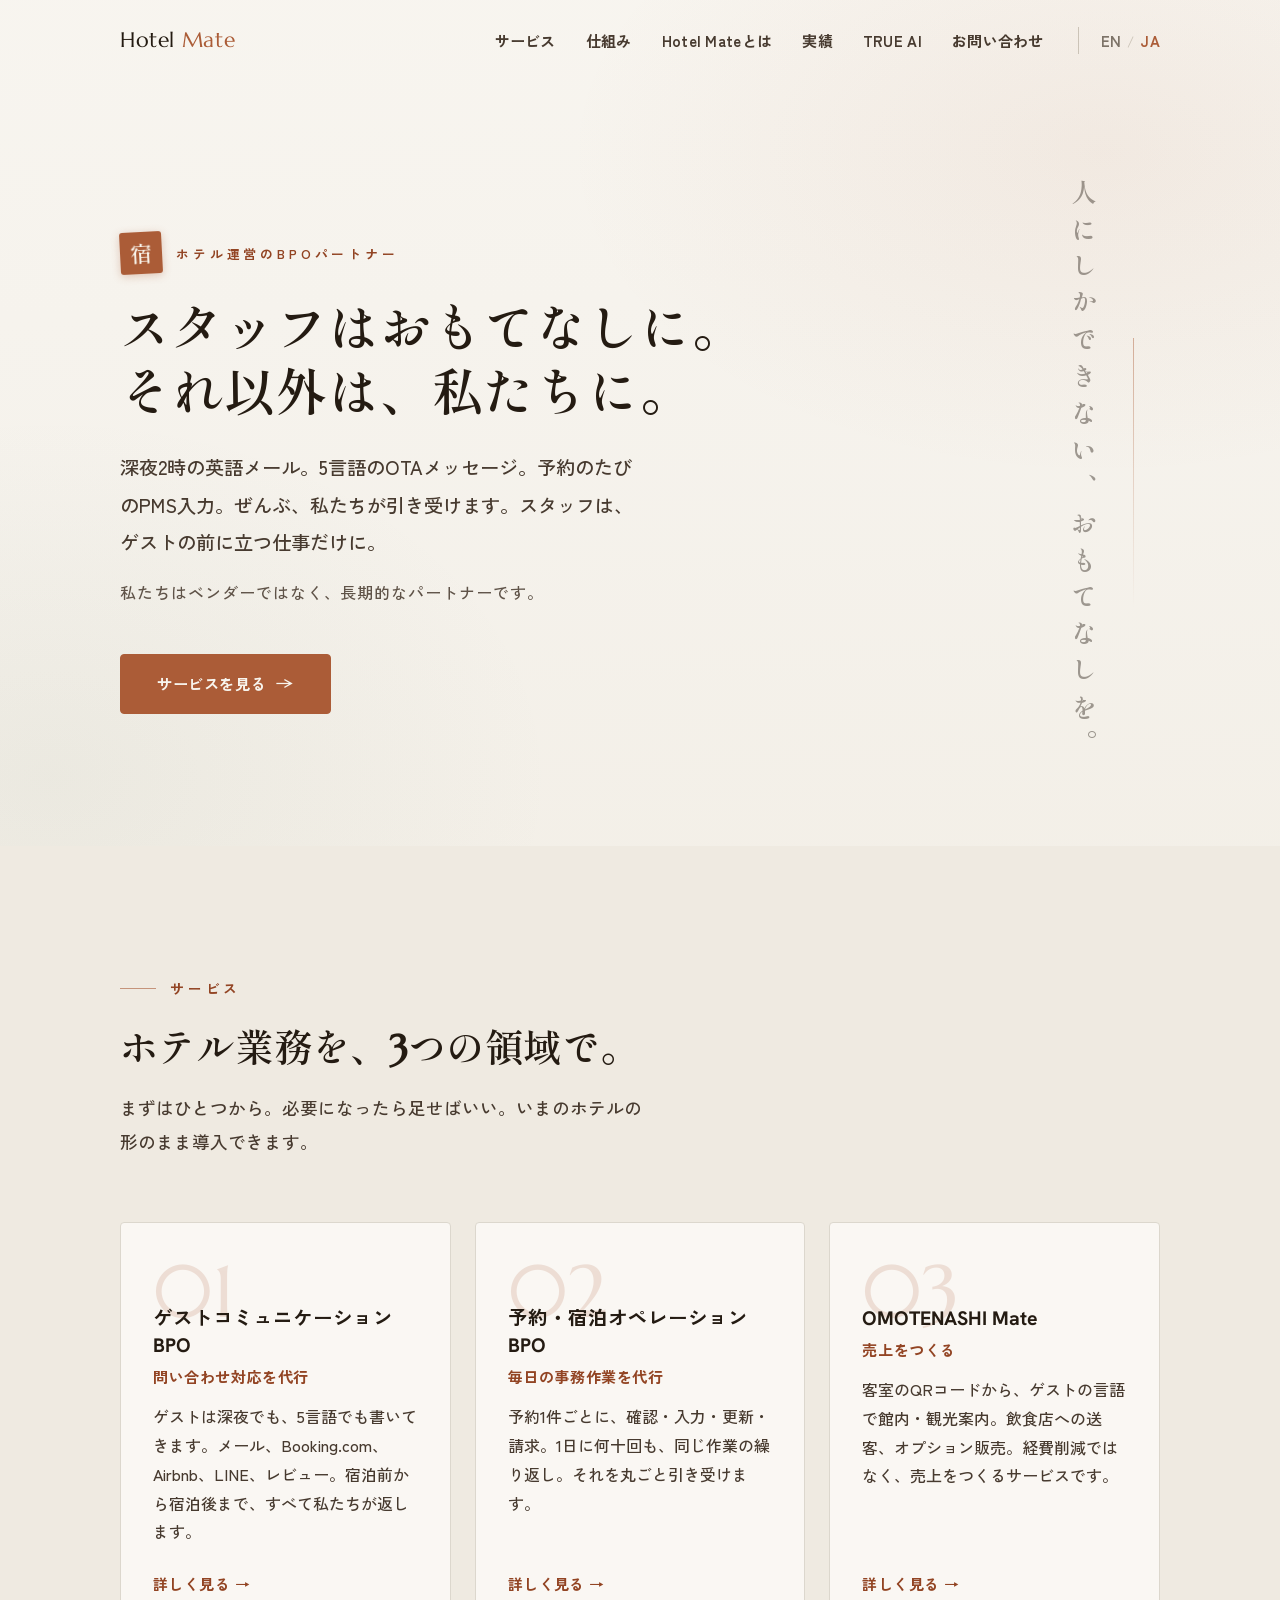
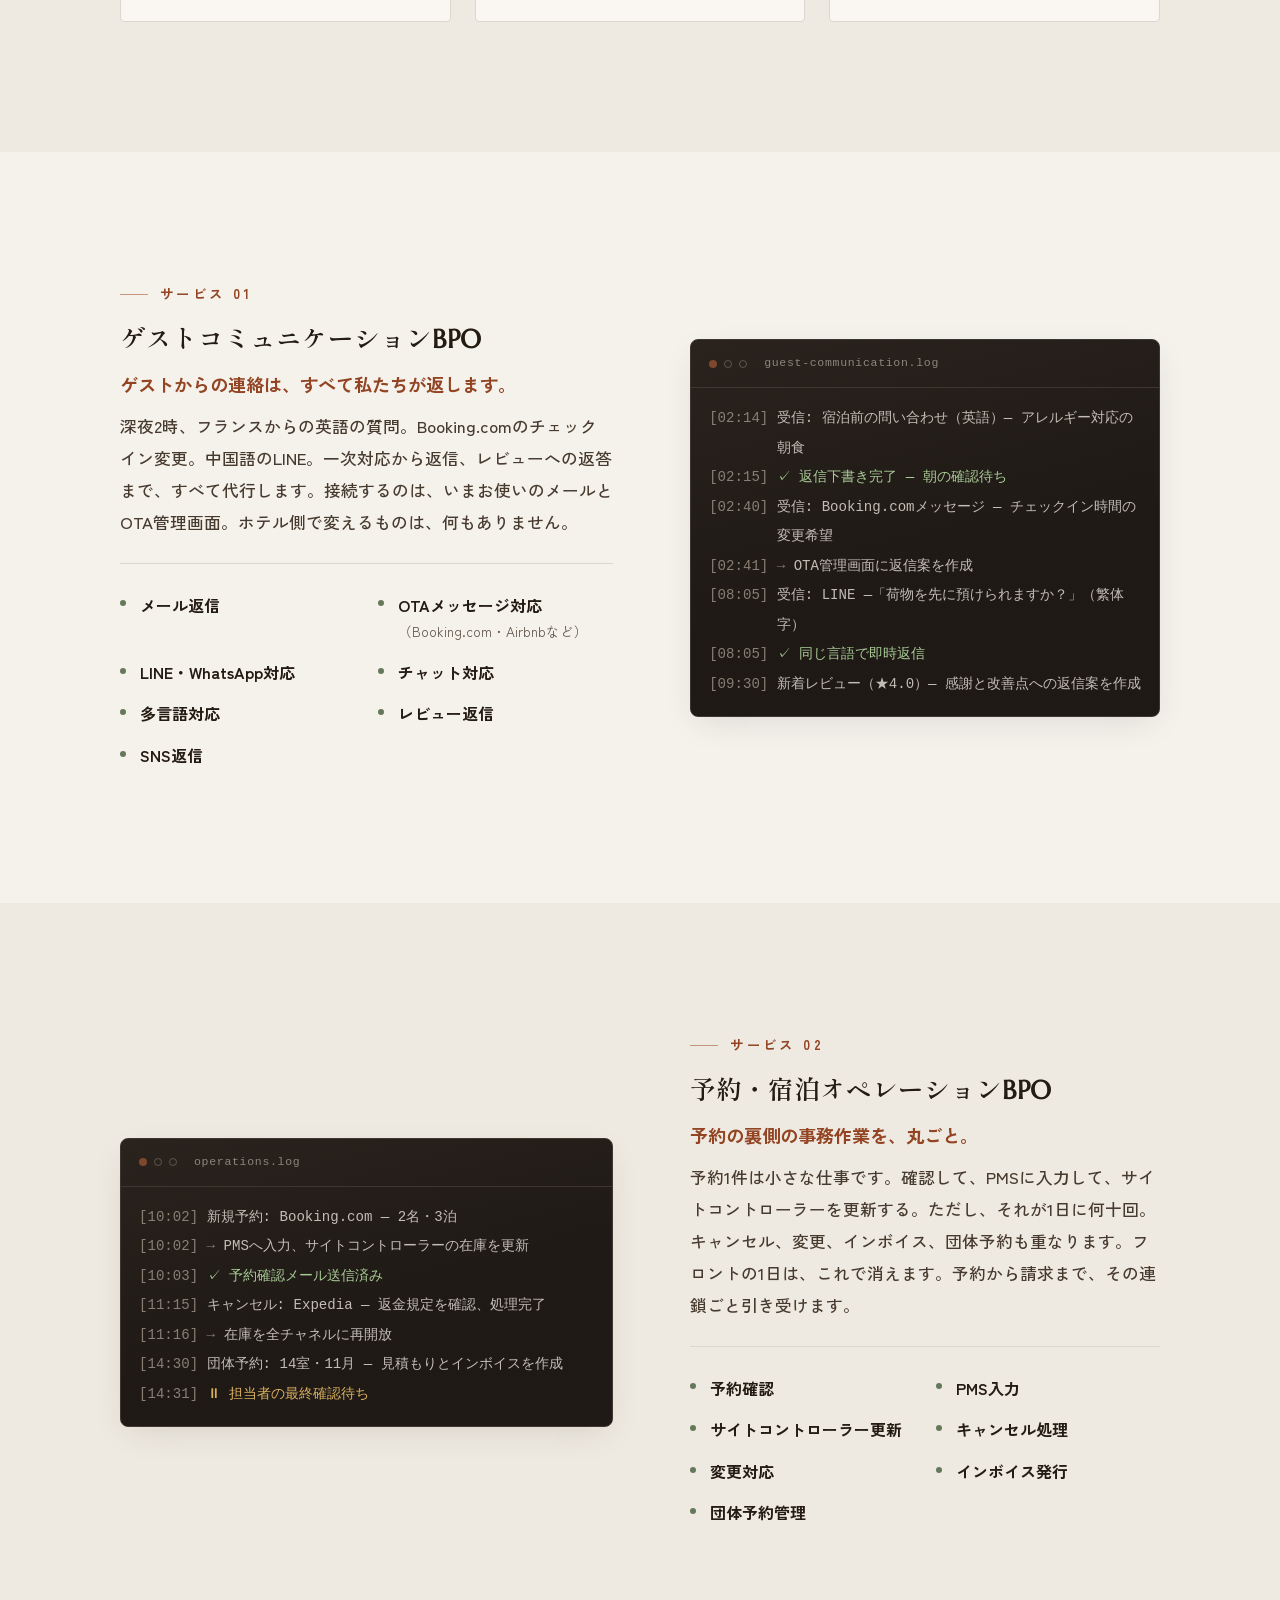
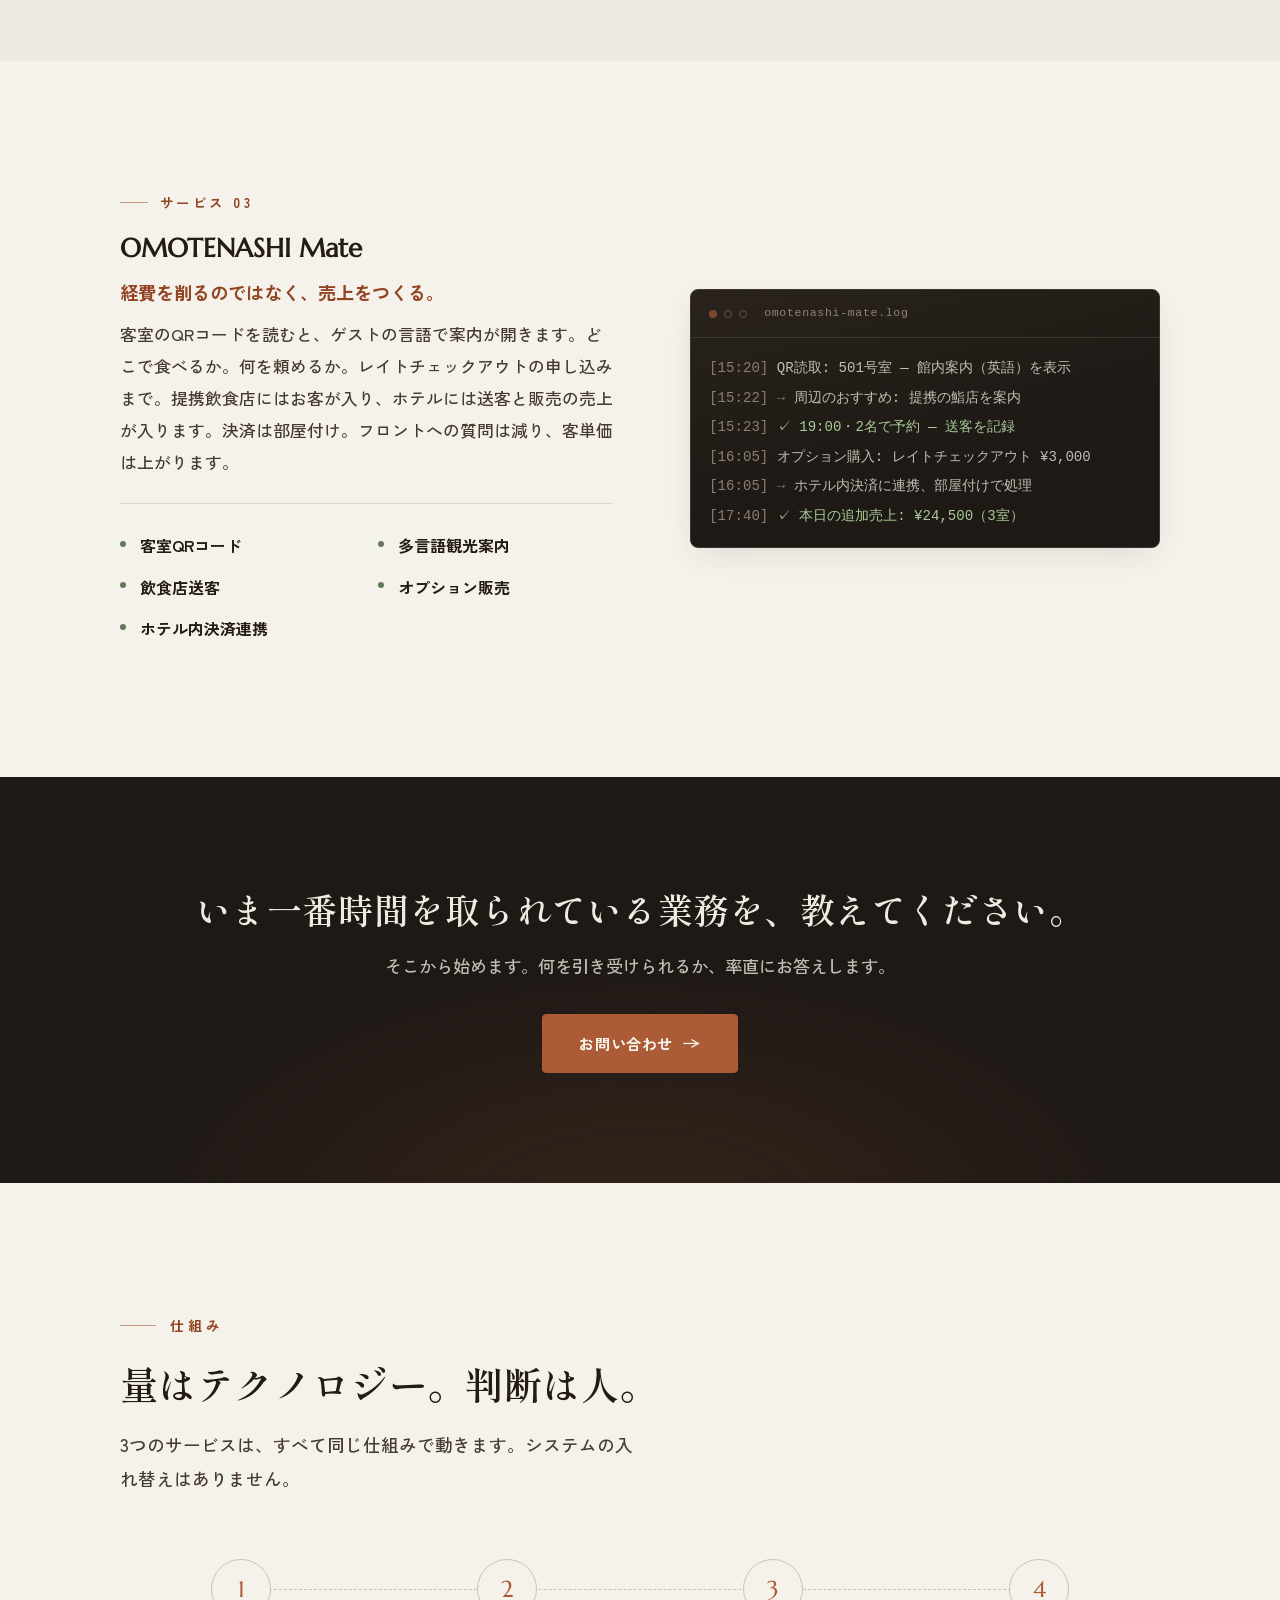
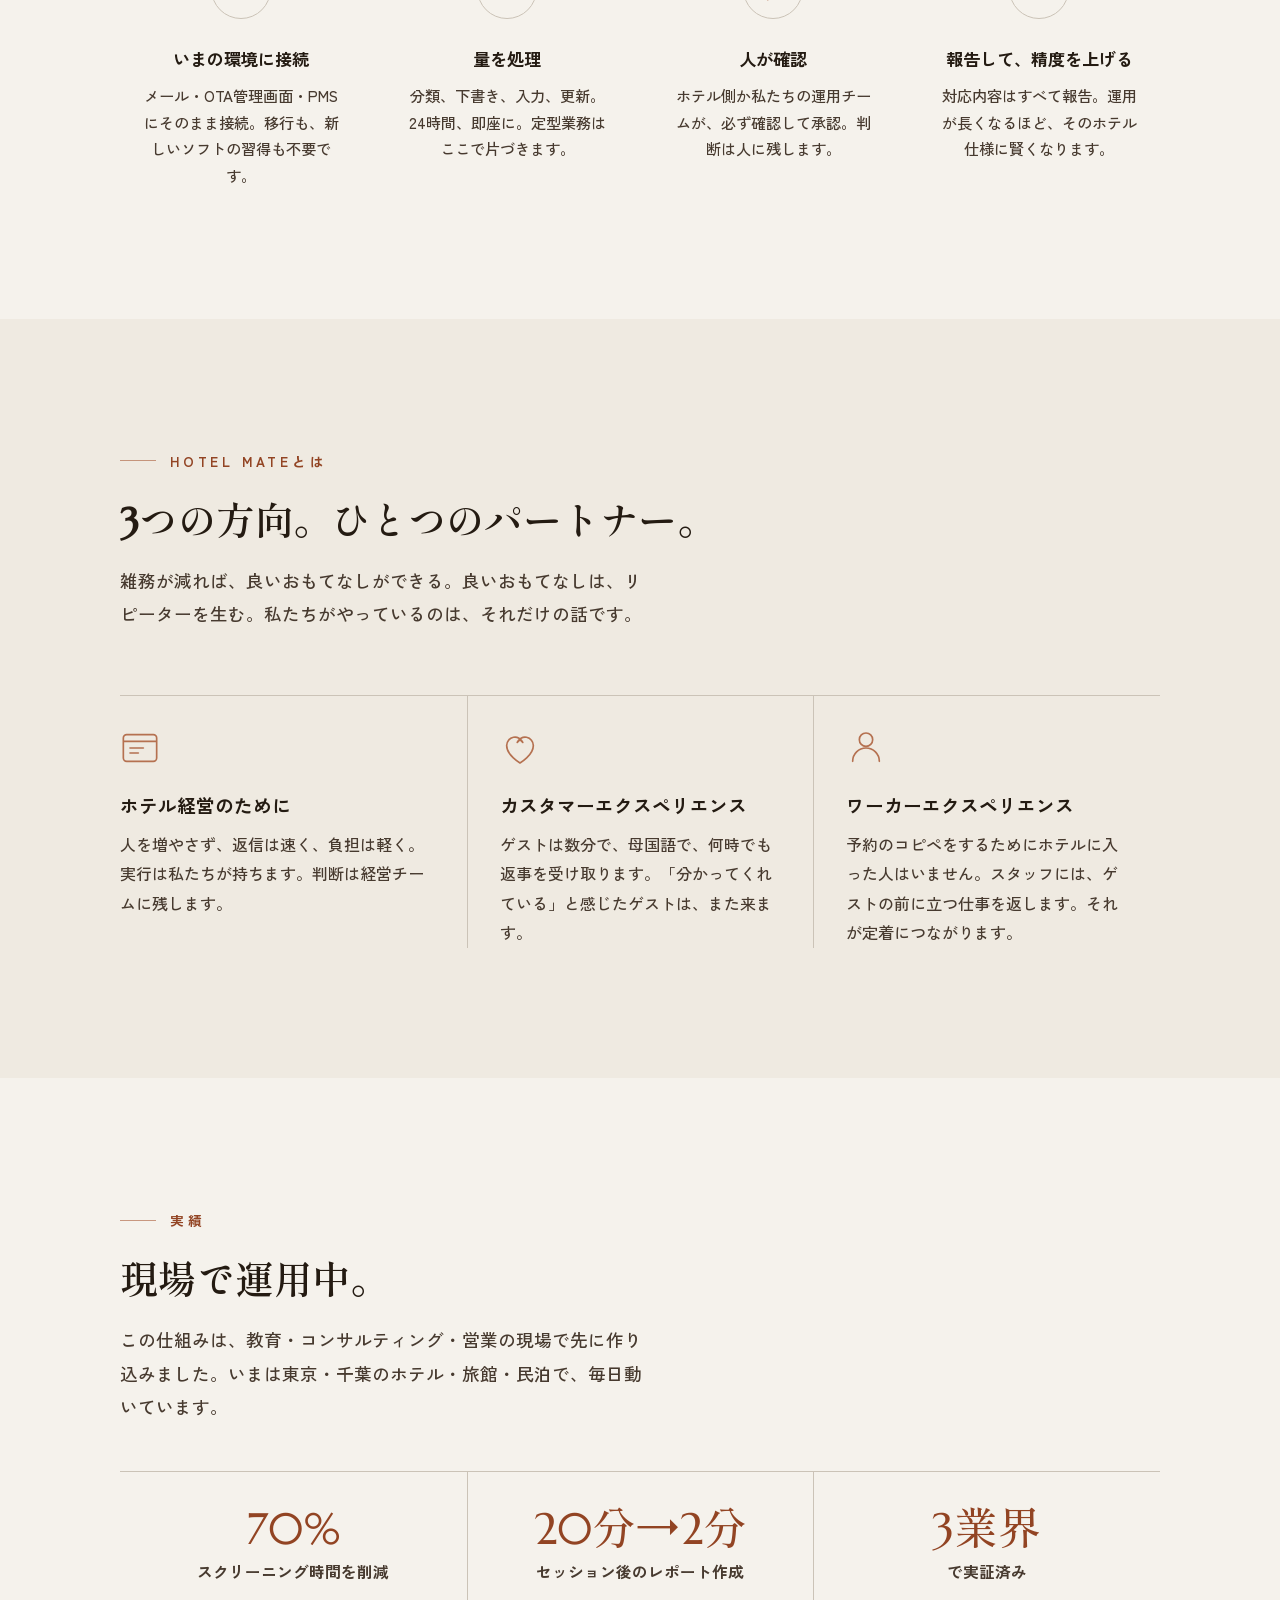
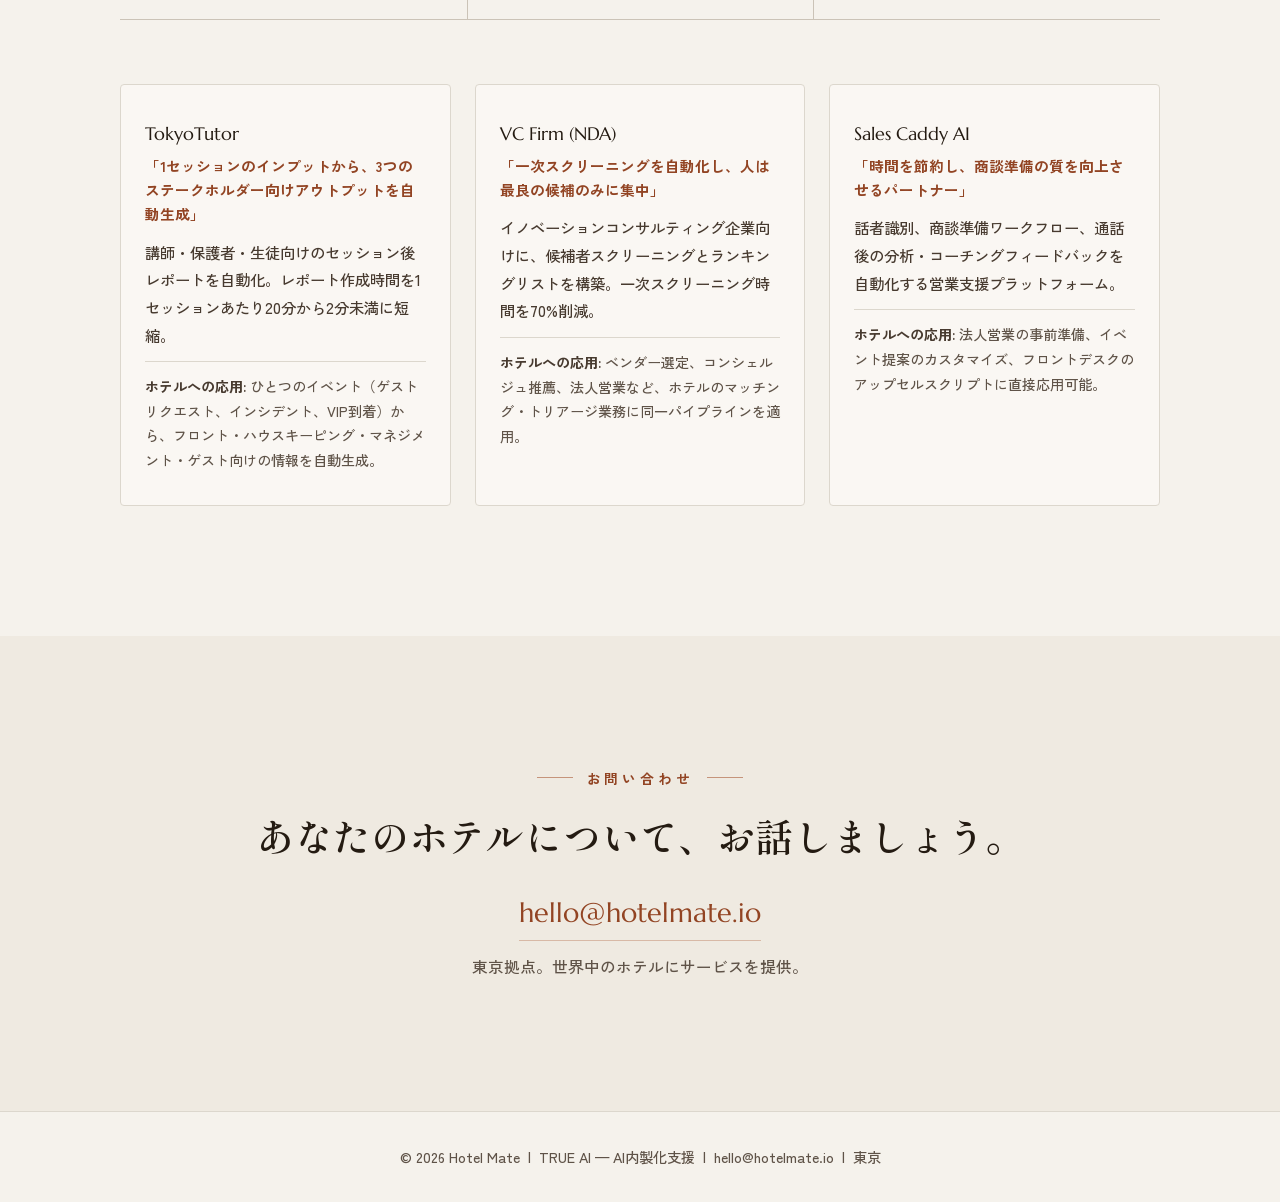
<file: ja/index.html>
<!DOCTYPE html>
<html lang="ja">
<head>
  <meta charset="UTF-8">
  <meta name="viewport" content="width=device-width, initial-scale=1.0">
  <title>Hotel Mate — ホテル運営のBPOパートナー</title>
  <meta name="description" content="Hotel Mateは、ゲストコミュニケーションBPO・予約・宿泊オペレーションBPO・OMOTENASHI Mateの3つのサービスで、ホテルの間接業務を代行し、売上向上まで支援します。スタッフはおもてなしに集中できます。">

  <!-- Open Graph -->
  <meta property="og:title" content="Hotel Mate — ホテル運営のBPOパートナー">
  <meta property="og:description" content="ゲストコミュニケーションBPO、予約・宿泊オペレーションBPO、OMOTENASHI Mate — 3つのサービスでホテル業務を代行し、売上も作ります。">
  <meta property="og:type" content="website">
  <meta property="og:url" content="https://hotelmate.io/ja/">
  <meta property="og:locale" content="ja_JP">

  <!-- Alternate language -->
  <link rel="alternate" hreflang="en" href="https://hotelmate.io/en/">
  <link rel="alternate" hreflang="ja" href="https://hotelmate.io/ja/">

  <!-- Favicon -->
  <link rel="icon" type="image/svg+xml" href="/favicon.svg">

  <!-- Fonts -->
  <link rel="preconnect" href="https://fonts.googleapis.com">
  <link rel="preconnect" href="https://fonts.gstatic.com" crossorigin>
  <link href="https://fonts.googleapis.com/css2?family=Marcellus&family=Shippori+Mincho:wght@500;600&family=Hanken+Grotesk:wght@400;500;600;700&family=Zen+Kaku+Gothic+New:wght@400;500;700&display=swap" rel="stylesheet">

  <link rel="stylesheet" href="../css/styles.css">
</head>
<body class="lang-ja">

  <!-- ========== NAV ========== -->
  <nav class="nav">
    <div class="container">
      <a href="#" class="nav-logo">Hotel <span>Mate</span></a>
      <ul class="nav-links">
        <li><a href="#services">サービス</a></li>
        <li><a href="#how-it-works">仕組み</a></li>
        <li><a href="#why-hotel-mate">Hotel Mateとは</a></li>
        <li><a href="#results">実績</a></li>
        <li><a href="../trueai/">TRUE AI</a></li>
        <li><a href="#contact">お問い合わせ</a></li>
        <li class="lang-switch"><a href="../en/index.html">EN</a><span class="sep">/</span><a href="index.html" class="active">JA</a></li>
      </ul>
      <button class="nav-hamburger" aria-label="メニューを開く">
        <span></span>
        <span></span>
        <span></span>
      </button>
    </div>
  </nav>

  <!-- ========== HERO ========== -->
  <section class="hero" id="hero">
    <div class="container">
      <div class="hero-content">
        <p class="hero-tagline"><span class="hero-seal">宿</span>ホテル運営のBPOパートナー</p>
        <h1 class="hero-headline">スタッフはおもてなしに。<br>それ以外は、私たちに。</h1>
        <p class="hero-sub">深夜2時の英語メール。5言語のOTAメッセージ。予約のたびのPMS入力。ぜんぶ、私たちが引き受けます。スタッフは、ゲストの前に立つ仕事だけに。</p>
        <p class="hero-jp">私たちはベンダーではなく、長期的なパートナーです。</p>
        <a href="#services" class="btn">サービスを見る</a>
      </div>
      <div class="hero-side" aria-hidden="true">
        <span class="hero-vertical">人にしかできない、おもてなしを。</span>
      </div>
    </div>
  </section>

  <!-- ========== SERVICE LINEUP ========== -->
  <section class="section section-alt" id="services">
    <div class="container">
      <p class="section-label">サービス</p>
      <h2 class="section-heading">ホテル業務を、3つの領域で。</h2>
      <p class="section-sub">まずはひとつから。必要になったら足せばいい。いまのホテルの形のまま導入できます。</p>

      <div class="service-cards">
        <a href="#guest-communication" class="service-card">
          <div class="service-card-number">01</div>
          <h3 class="service-card-title">ゲストコミュニケーションBPO</h3>
          <p class="service-card-tagline">問い合わせ対応を代行</p>
          <p class="service-card-text">ゲストは深夜でも、5言語でも書いてきます。メール、Booking.com、Airbnb、LINE、レビュー。宿泊前から宿泊後まで、すべて私たちが返します。</p>
          <span class="service-card-link">詳しく見る →</span>
        </a>

        <a href="#operations" class="service-card">
          <div class="service-card-number">02</div>
          <h3 class="service-card-title">予約・宿泊オペレーションBPO</h3>
          <p class="service-card-tagline">毎日の事務作業を代行</p>
          <p class="service-card-text">予約1件ごとに、確認・入力・更新・請求。1日に何十回も、同じ作業の繰り返し。それを丸ごと引き受けます。</p>
          <span class="service-card-link">詳しく見る →</span>
        </a>

        <a href="#omotenashi" class="service-card">
          <div class="service-card-number">03</div>
          <h3 class="service-card-title">OMOTENASHI Mate</h3>
          <p class="service-card-tagline">売上をつくる</p>
          <p class="service-card-text">客室のQRコードから、ゲストの言語で館内・観光案内。飲食店への送客、オプション販売。経費削減ではなく、売上をつくるサービスです。</p>
          <span class="service-card-link">詳しく見る →</span>
        </a>
      </div>
    </div>
  </section>

  <!-- ========== SERVICE 01: GUEST COMMUNICATION BPO ========== -->
  <section class="section" id="guest-communication">
    <div class="container">
      <div class="product">
        <div class="product-info">
          <p class="product-label">サービス 01</p>
          <h3 class="product-title">ゲストコミュニケーションBPO</h3>
          <p class="product-lead">ゲストからの連絡は、すべて私たちが返します。</p>
          <p class="product-text">深夜2時、フランスからの英語の質問。Booking.comのチェックイン変更。中国語のLINE。一次対応から返信、レビューへの返答まで、すべて代行します。接続するのは、いまお使いのメールとOTA管理画面。ホテル側で変えるものは、何もありません。</p>
          <div class="features-list">
            <div class="feature-item">メール返信</div>
            <div class="feature-item">OTAメッセージ対応 <small>（Booking.com・Airbnbなど）</small></div>
            <div class="feature-item">LINE・WhatsApp対応</div>
            <div class="feature-item">チャット対応</div>
            <div class="feature-item">多言語対応</div>
            <div class="feature-item">レビュー返信</div>
            <div class="feature-item">SNS返信</div>
          </div>
        </div>
        <div class="product-terminal">
          <div class="terminal">
            <div class="terminal-header">
              <div class="terminal-dot"></div>
              <div class="terminal-dot"></div>
              <div class="terminal-dot"></div>
              <span class="terminal-title">guest-communication.log</span>
            </div>
            <div class="terminal-body">
              <div><span class="t-time">[02:14]</span> <span class="t-action">受信: 宿泊前の問い合わせ（英語）— アレルギー対応の朝食</span></div>
              <div><span class="t-time">[02:15]</span> <span class="t-success">✓ 返信下書き完了 — 朝の確認待ち</span></div>
              <div><span class="t-time">[02:40]</span> <span class="t-action">受信: Booking.comメッセージ — チェックイン時間の変更希望</span></div>
              <div><span class="t-time">[02:41]</span> <span class="t-arrow">→</span> <span class="t-action">OTA管理画面に返信案を作成</span></div>
              <div><span class="t-time">[08:05]</span> <span class="t-action">受信: LINE —「荷物を先に預けられますか？」（繁体字）</span></div>
              <div><span class="t-time">[08:05]</span> <span class="t-success">✓ 同じ言語で即時返信</span></div>
              <div><span class="t-time">[09:30]</span> <span class="t-action">新着レビュー（★4.0）— 感謝と改善点への返信案を作成</span></div>
            </div>
          </div>
        </div>
      </div>
    </div>
  </section>

  <!-- ========== SERVICE 02: RESERVATION & OPERATIONS BPO ========== -->
  <section class="section section-alt" id="operations">
    <div class="container">
      <div class="product reverse">
        <div class="product-info">
          <p class="product-label">サービス 02</p>
          <h3 class="product-title">予約・宿泊オペレーションBPO</h3>
          <p class="product-lead">予約の裏側の事務作業を、丸ごと。</p>
          <p class="product-text">予約1件は小さな仕事です。確認して、PMSに入力して、サイトコントローラーを更新する。ただし、それが1日に何十回。キャンセル、変更、インボイス、団体予約も重なります。フロントの1日は、これで消えます。予約から請求まで、その連鎖ごと引き受けます。</p>
          <div class="features-list">
            <div class="feature-item">予約確認</div>
            <div class="feature-item">PMS入力</div>
            <div class="feature-item">サイトコントローラー更新</div>
            <div class="feature-item">キャンセル処理</div>
            <div class="feature-item">変更対応</div>
            <div class="feature-item">インボイス発行</div>
            <div class="feature-item">団体予約管理</div>
          </div>
        </div>
        <div class="product-terminal">
          <div class="terminal">
            <div class="terminal-header">
              <div class="terminal-dot"></div>
              <div class="terminal-dot"></div>
              <div class="terminal-dot"></div>
              <span class="terminal-title">operations.log</span>
            </div>
            <div class="terminal-body">
              <div><span class="t-time">[10:02]</span> <span class="t-action">新規予約: Booking.com — 2名・3泊</span></div>
              <div><span class="t-time">[10:02]</span> <span class="t-arrow">→</span> <span class="t-action">PMSへ入力、サイトコントローラーの在庫を更新</span></div>
              <div><span class="t-time">[10:03]</span> <span class="t-success">✓ 予約確認メール送信済み</span></div>
              <div><span class="t-time">[11:15]</span> <span class="t-action">キャンセル: Expedia — 返金規定を確認、処理完了</span></div>
              <div><span class="t-time">[11:16]</span> <span class="t-arrow">→</span> <span class="t-action">在庫を全チャネルに再開放</span></div>
              <div><span class="t-time">[14:30]</span> <span class="t-action">団体予約: 14室・11月 — 見積もりとインボイスを作成</span></div>
              <div><span class="t-time">[14:31]</span> <span class="t-warn">⏸ 担当者の最終確認待ち</span></div>
            </div>
          </div>
        </div>
      </div>
    </div>
  </section>

  <!-- ========== SERVICE 03: OMOTENASHI MATE ========== -->
  <section class="section" id="omotenashi">
    <div class="container">
      <div class="product">
        <div class="product-info">
          <p class="product-label">サービス 03</p>
          <h3 class="product-title">OMOTENASHI Mate</h3>
          <p class="product-lead">経費を削るのではなく、売上をつくる。</p>
          <p class="product-text">客室のQRコードを読むと、ゲストの言語で案内が開きます。どこで食べるか。何を頼めるか。レイトチェックアウトの申し込みまで。提携飲食店にはお客が入り、ホテルには送客と販売の売上が入ります。決済は部屋付け。フロントへの質問は減り、客単価は上がります。</p>
          <div class="features-list">
            <div class="feature-item">客室QRコード</div>
            <div class="feature-item">多言語観光案内</div>
            <div class="feature-item">飲食店送客</div>
            <div class="feature-item">オプション販売</div>
            <div class="feature-item">ホテル内決済連携</div>
          </div>
        </div>
        <div class="product-terminal">
          <div class="terminal">
            <div class="terminal-header">
              <div class="terminal-dot"></div>
              <div class="terminal-dot"></div>
              <div class="terminal-dot"></div>
              <span class="terminal-title">omotenashi-mate.log</span>
            </div>
            <div class="terminal-body">
              <div><span class="t-time">[15:20]</span> <span class="t-action">QR読取: 501号室 — 館内案内（英語）を表示</span></div>
              <div><span class="t-time">[15:22]</span> <span class="t-arrow">→</span> <span class="t-action">周辺のおすすめ: 提携の鮨店を案内</span></div>
              <div><span class="t-time">[15:23]</span> <span class="t-success">✓ 19:00・2名で予約 — 送客を記録</span></div>
              <div><span class="t-time">[16:05]</span> <span class="t-action">オプション購入: レイトチェックアウト ¥3,000</span></div>
              <div><span class="t-time">[16:05]</span> <span class="t-arrow">→</span> <span class="t-action">ホテル内決済に連携、部屋付けで処理</span></div>
              <div><span class="t-time">[17:40]</span> <span class="t-success">✓ 本日の追加売上: ¥24,500（3室）</span></div>
            </div>
          </div>
        </div>
      </div>
    </div>
  </section>

  <!-- ========== CTA BANNER ========== -->
  <section class="cta-banner">
    <div class="container">
      <h2 class="cta-banner-heading">いま一番時間を取られている業務を、教えてください。</h2>
      <p class="cta-banner-sub">そこから始めます。何を引き受けられるか、率直にお答えします。</p>
      <a href="#contact" class="btn">お問い合わせ</a>
    </div>
  </section>

  <!-- ========== HOW IT WORKS ========== -->
  <section class="section" id="how-it-works">
    <div class="container">
      <p class="section-label">仕組み</p>
      <h2 class="section-heading">量はテクノロジー。判断は人。</h2>
      <p class="section-sub">3つのサービスは、すべて同じ仕組みで動きます。システムの入れ替えはありません。</p>

      <div class="steps">
        <div class="step">
          <div class="step-number">1</div>
          <h3 class="step-title">いまの環境に接続</h3>
          <p class="step-text">メール・OTA管理画面・PMSにそのまま接続。移行も、新しいソフトの習得も不要です。</p>
        </div>
        <div class="step">
          <div class="step-number">2</div>
          <h3 class="step-title">量を処理</h3>
          <p class="step-text">分類、下書き、入力、更新。24時間、即座に。定型業務はここで片づきます。</p>
        </div>
        <div class="step">
          <div class="step-number">3</div>
          <h3 class="step-title">人が確認</h3>
          <p class="step-text">ホテル側か私たちの運用チームが、必ず確認して承認。判断は人に残します。</p>
        </div>
        <div class="step">
          <div class="step-number">4</div>
          <h3 class="step-title">報告して、精度を上げる</h3>
          <p class="step-text">対応内容はすべて報告。運用が長くなるほど、そのホテル仕様に賢くなります。</p>
        </div>
      </div>
    </div>
  </section>

  <!-- ========== WHY HOTEL MATE ========== -->
  <section class="section section-alt" id="why-hotel-mate">
    <div class="container">
      <p class="section-label">Hotel Mateとは</p>
      <h2 class="section-heading">3つの方向。ひとつのパートナー。</h2>
      <p class="section-sub">雑務が減れば、良いおもてなしができる。良いおもてなしは、リピーターを生む。私たちがやっているのは、それだけの話です。</p>

      <div class="cards-grid">
        <!-- Card 1: Business -->
        <div class="card">
          <svg class="card-icon" viewBox="0 0 48 48" fill="none" xmlns="http://www.w3.org/2000/svg">
            <rect x="4" y="8" width="40" height="32" rx="4" stroke="currentColor" stroke-width="2"/>
            <path d="M4 16h40" stroke="currentColor" stroke-width="2"/>
            <path d="M12 24h16" stroke="currentColor" stroke-width="2" stroke-linecap="round"/>
            <path d="M12 30h10" stroke="currentColor" stroke-width="2" stroke-linecap="round"/>
          </svg>
          <h3 class="card-title">ホテル経営のために</h3>
          <p class="card-text">人を増やさず、返信は速く、負担は軽く。実行は私たちが持ちます。判断は経営チームに残します。</p>
        </div>

        <!-- Card 2: CX -->
        <div class="card">
          <svg class="card-icon" viewBox="0 0 48 48" fill="none" xmlns="http://www.w3.org/2000/svg">
            <path d="M24 42s-16-9.2-16-21a10 10 0 0119.3-3.7L24 14l-3.3 3.3A10 10 0 0140 21c0 11.8-16 21-16 21z" stroke="currentColor" stroke-width="2" stroke-linejoin="round"/>
          </svg>
          <h3 class="card-title">カスタマーエクスペリエンス</h3>
          <p class="card-text">ゲストは数分で、母国語で、何時でも返事を受け取ります。「分かってくれている」と感じたゲストは、また来ます。</p>
        </div>

        <!-- Card 3: WX -->
        <div class="card">
          <svg class="card-icon" viewBox="0 0 48 48" fill="none" xmlns="http://www.w3.org/2000/svg">
            <circle cx="24" cy="14" r="8" stroke="currentColor" stroke-width="2"/>
            <path d="M8 40c0-8.8 7.2-16 16-16s16 7.2 16 16" stroke="currentColor" stroke-width="2" stroke-linecap="round"/>
          </svg>
          <h3 class="card-title">ワーカーエクスペリエンス</h3>
          <p class="card-text">予約のコピペをするためにホテルに入った人はいません。スタッフには、ゲストの前に立つ仕事を返します。それが定着につながります。</p>
        </div>
      </div>
    </div>
  </section>

  <!-- ========== RESULTS ========== -->
  <section class="section" id="results">
    <div class="container">
      <p class="section-label">実績</p>
      <h2 class="section-heading">現場で運用中。</h2>
      <p class="section-sub" style="margin-bottom: 48px;">この仕組みは、教育・コンサルティング・営業の現場で先に作り込みました。いまは東京・千葉のホテル・旅館・民泊で、毎日動いています。</p>

      <div class="stats-bar">
        <div class="stat">
          <div class="stat-number">70%</div>
          <div class="stat-desc">スクリーニング時間を削減</div>
        </div>
        <div class="stat">
          <div class="stat-number">20分→2分</div>
          <div class="stat-desc">セッション後のレポート作成</div>
        </div>
        <div class="stat">
          <div class="stat-number">3業界</div>
          <div class="stat-desc">で実証済み</div>
        </div>
      </div>

      <div class="case-studies">
        <!-- TokyoTutor -->
        <div class="case-card">
          <h3 class="case-card-name">TokyoTutor</h3>
          <p class="case-card-oneliner">「1セッションのインプットから、3つのステークホルダー向けアウトプットを自動生成」</p>
          <p class="case-card-text">講師・保護者・生徒向けのセッション後レポートを自動化。レポート作成時間を1セッションあたり20分から2分未満に短縮。</p>
          <p class="case-card-relevance"><strong>ホテルへの応用:</strong> ひとつのイベント（ゲストリクエスト、インシデント、VIP到着）から、フロント・ハウスキーピング・マネジメント・ゲスト向けの情報を自動生成。</p>
        </div>

        <!-- VC Firm (NDA) -->
        <div class="case-card">
          <h3 class="case-card-name">VC Firm (NDA)</h3>
          <p class="case-card-oneliner">「一次スクリーニングを自動化し、人は最良の候補のみに集中」</p>
          <p class="case-card-text">イノベーションコンサルティング企業向けに、候補者スクリーニングとランキングリストを構築。一次スクリーニング時間を70%削減。</p>
          <p class="case-card-relevance"><strong>ホテルへの応用:</strong> ベンダー選定、コンシェルジュ推薦、法人営業など、ホテルのマッチング・トリアージ業務に同一パイプラインを適用。</p>
        </div>

        <!-- Sales Caddy AI -->
        <div class="case-card">
          <h3 class="case-card-name">Sales Caddy AI</h3>
          <p class="case-card-oneliner">「時間を節約し、商談準備の質を向上させるパートナー」</p>
          <p class="case-card-text">話者識別、商談準備ワークフロー、通話後の分析・コーチングフィードバックを自動化する営業支援プラットフォーム。</p>
          <p class="case-card-relevance"><strong>ホテルへの応用:</strong> 法人営業の事前準備、イベント提案のカスタマイズ、フロントデスクのアップセルスクリプトに直接応用可能。</p>
        </div>
      </div>
    </div>
  </section>

  <!-- ========== CONTACT ========== -->
  <section class="section section-alt contact" id="contact">
    <div class="container">
      <p class="section-label">お問い合わせ</p>
      <h2 class="section-heading">あなたのホテルについて、お話しましょう。</h2>
      <a href="mailto:hello@hotelmate.io" class="contact-email">hello@hotelmate.io</a>
      <p class="contact-location">東京拠点。世界中のホテルにサービスを提供。</p>
    </div>
  </section>

  <!-- ========== FOOTER ========== -->
  <footer class="footer">
    <div class="container">
      &copy; 2026 Hotel Mate &nbsp;|&nbsp; <a href="../trueai/">TRUE AI — AI内製化支援</a> &nbsp;|&nbsp; <a href="mailto:hello@hotelmate.io">hello@hotelmate.io</a> &nbsp;|&nbsp; 東京
    </div>
  </footer>

  <script src="../js/main.js"></script>
</body>
</html>
</file>
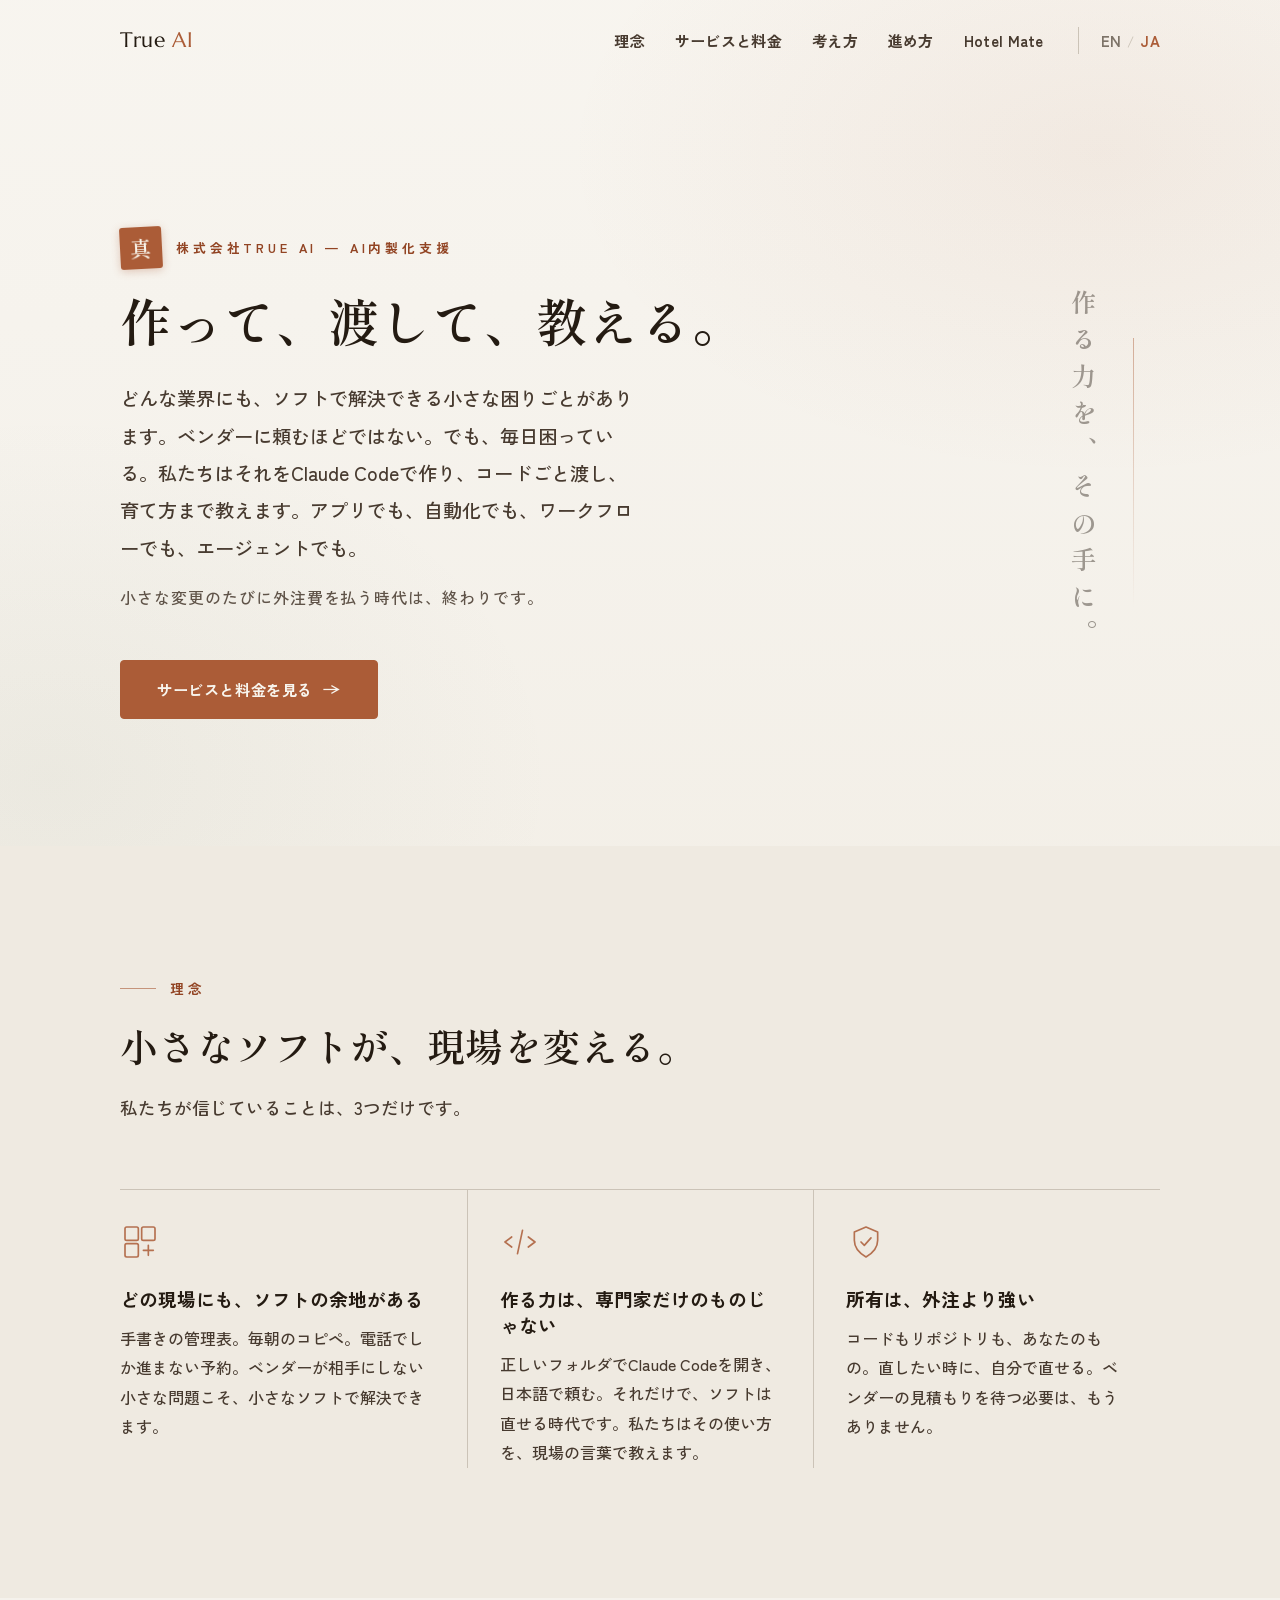
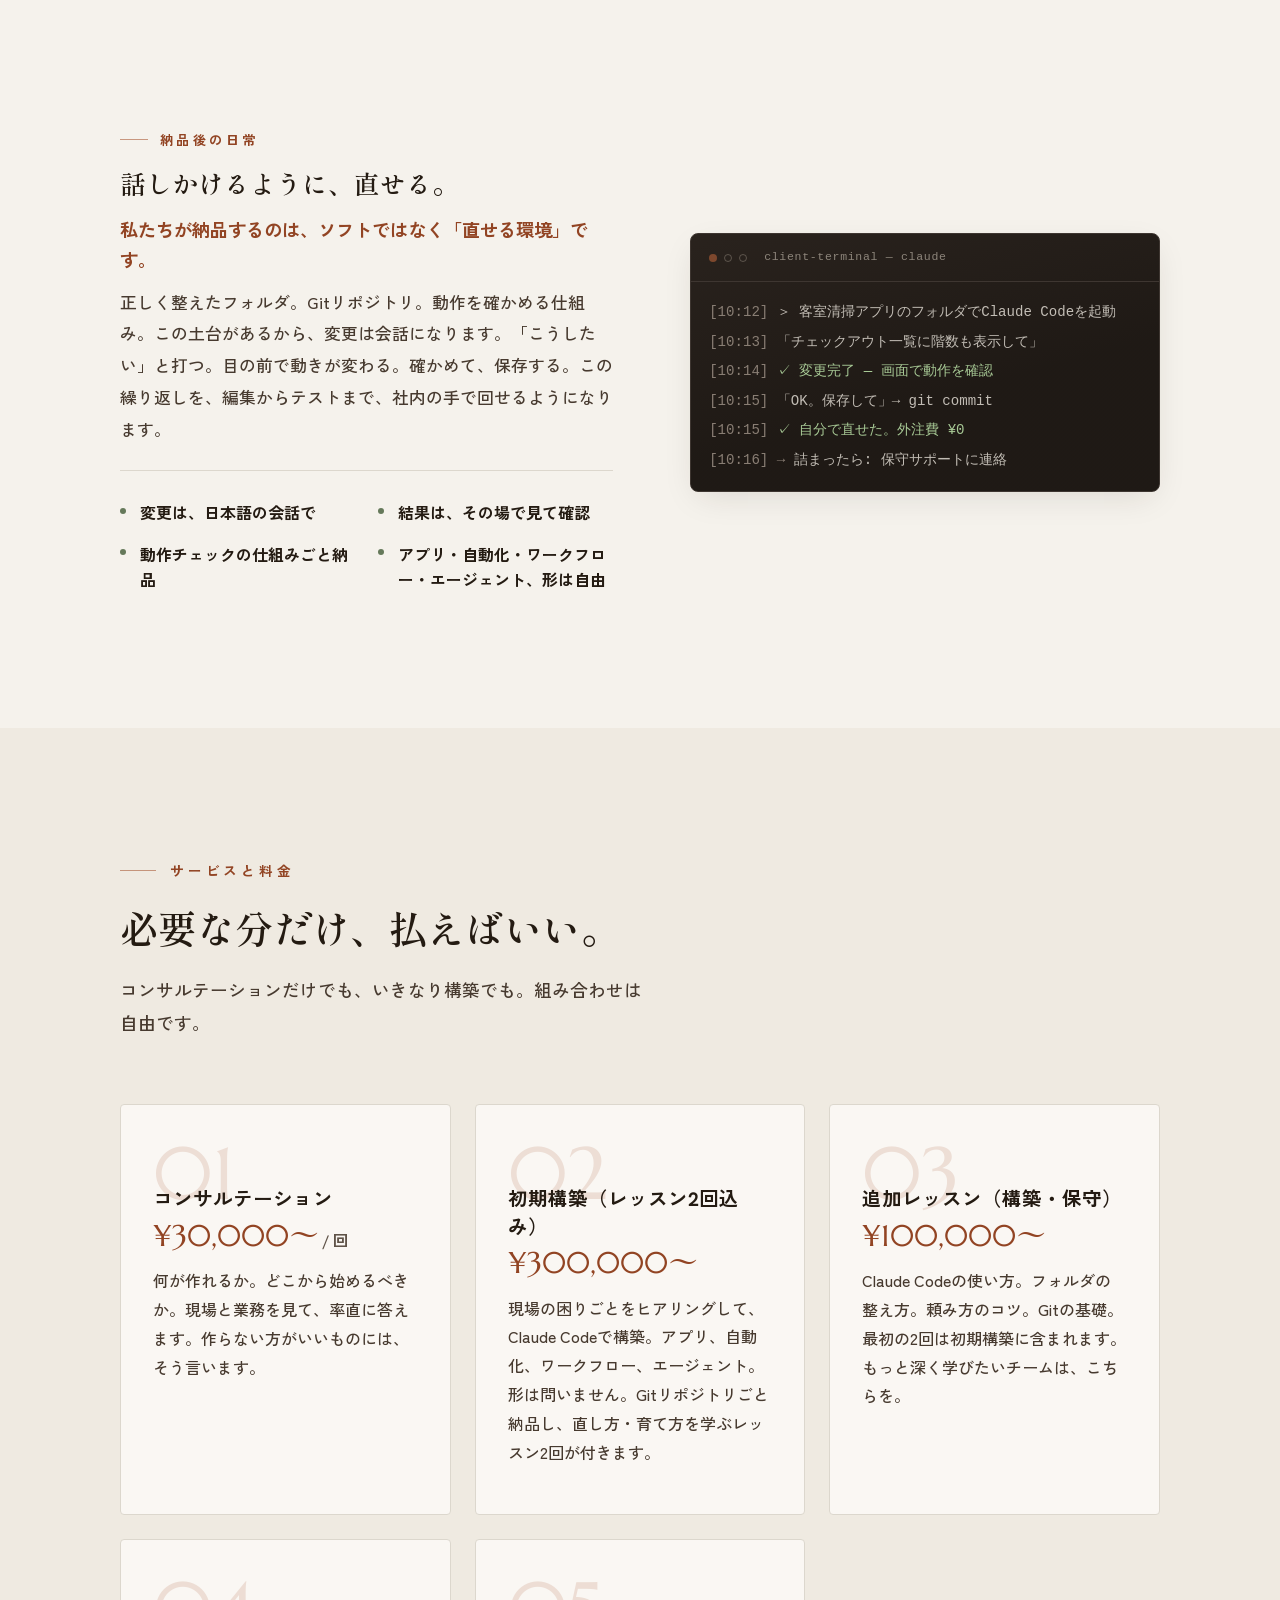
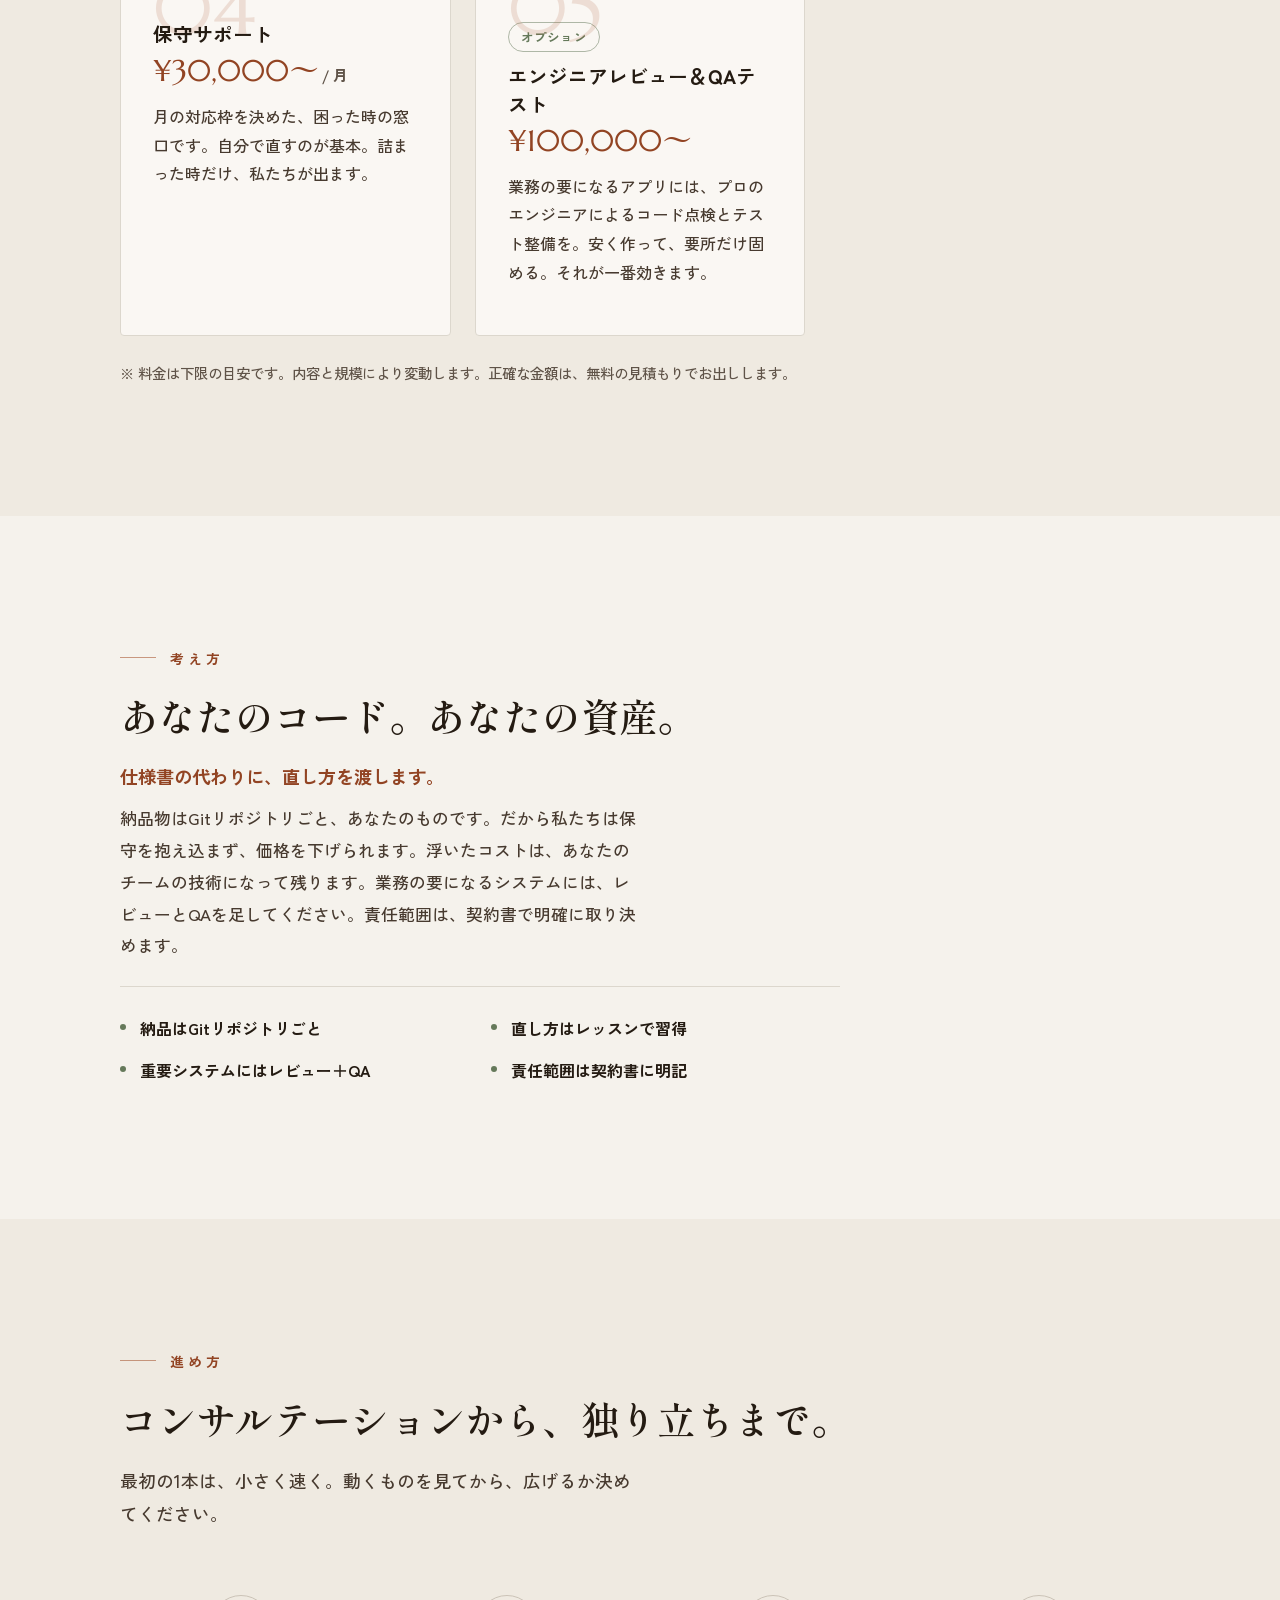
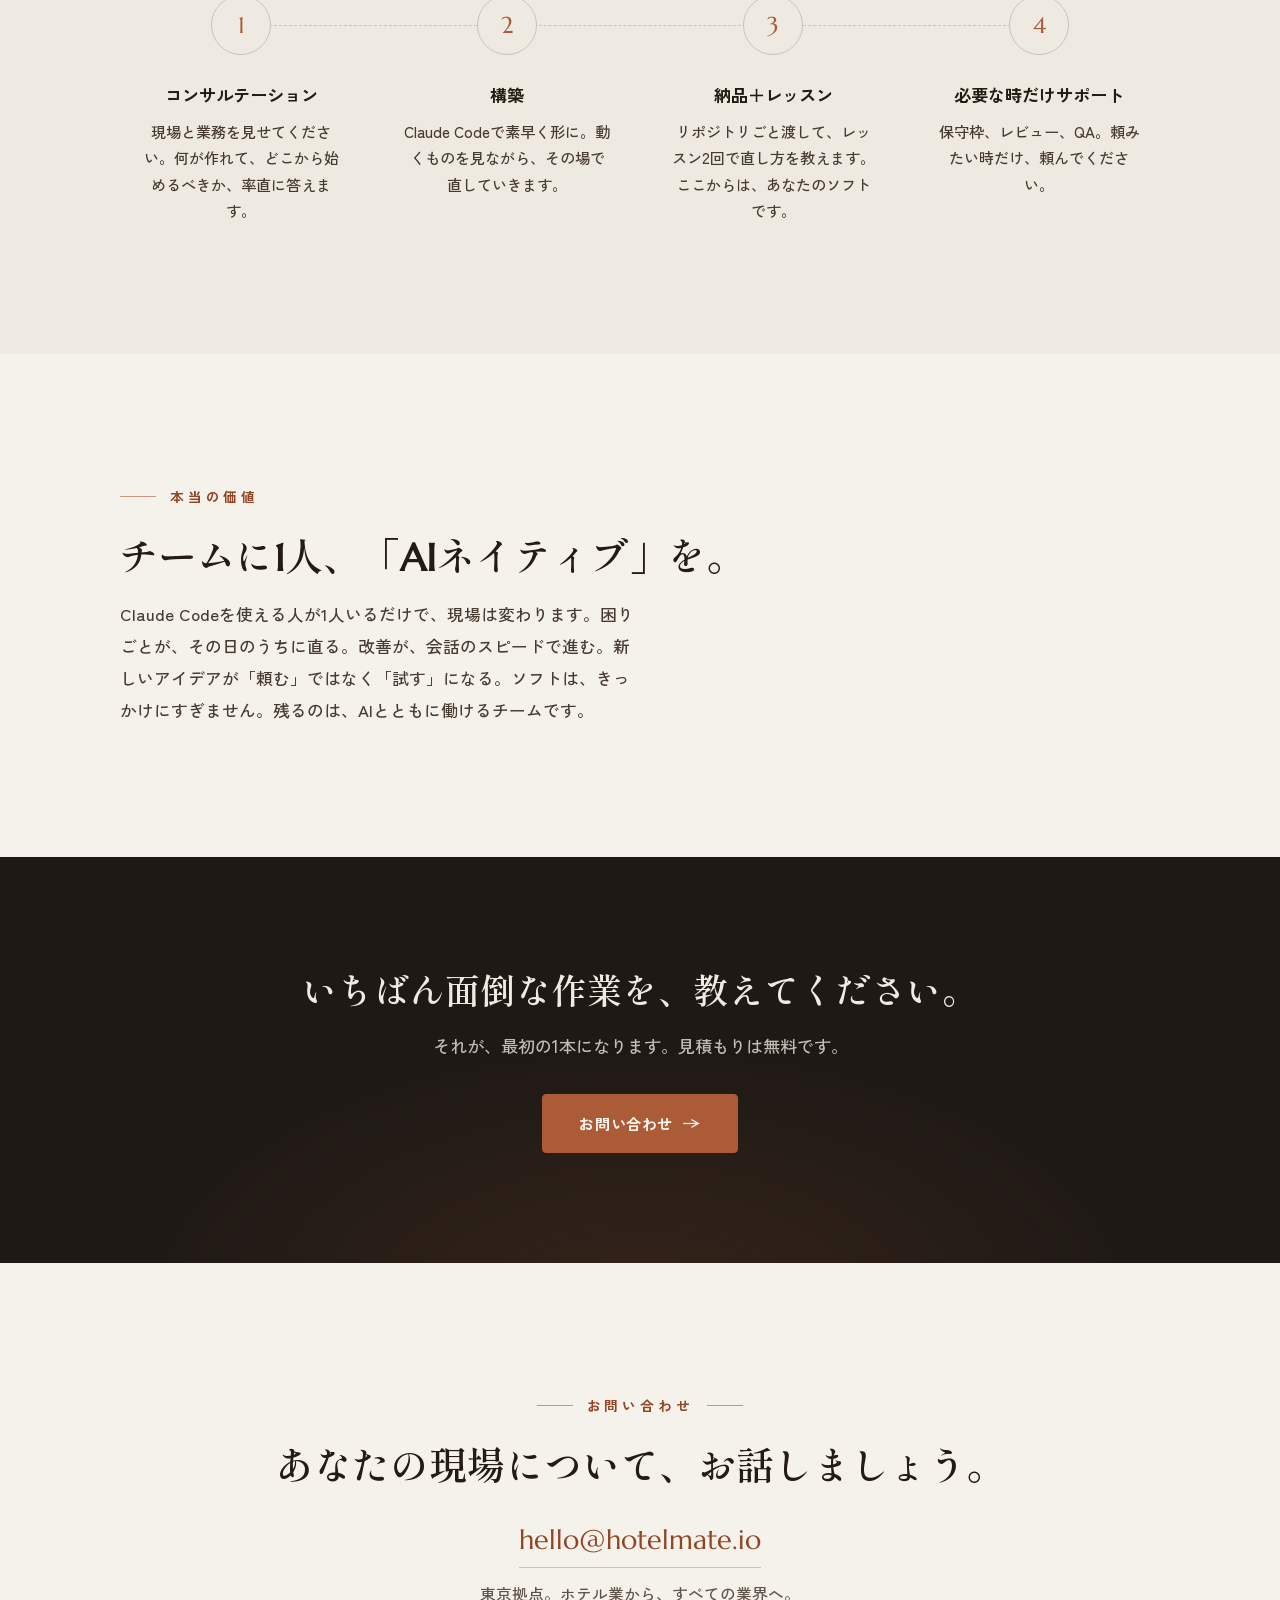
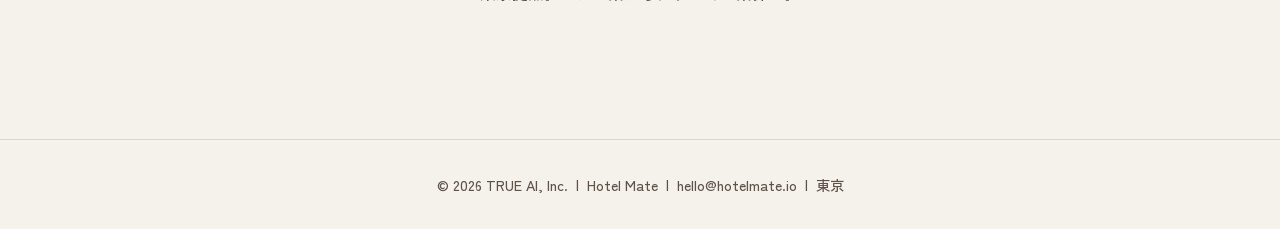
<file: trueai/index.html>
<!DOCTYPE html>
<html lang="ja">
<head>
  <meta charset="UTF-8">
  <meta name="viewport" content="width=device-width, initial-scale=1.0">
  <title>TRUE AI — AI内製化支援｜作って、渡して、教える。</title>
  <meta name="description" content="株式会社TRUE AIは、Claude Codeで現場のアプリ・自動化・エージェントを構築し、コードごと納品して、育て方まで教えます。初期構築・コンサルテーション・レッスン・保守・QAレビュー。あなたのコードは、あなたの資産に。">

  <!-- Open Graph -->
  <meta property="og:title" content="TRUE AI — AI内製化支援｜作って、渡して、教える。">
  <meta property="og:description" content="Claude Codeでアプリ・自動化・エージェントを構築し、コードごと納品。直し方まで教えるから、低価格。あなたのコードは、あなたの資産に。">
  <meta property="og:type" content="website">
  <meta property="og:url" content="https://hotelmate.io/trueai/">
  <meta property="og:locale" content="ja_JP">

  <!-- Alternate language -->
  <link rel="alternate" hreflang="en" href="https://hotelmate.io/en/trueai/">
  <link rel="alternate" hreflang="ja" href="https://hotelmate.io/trueai/">

  <!-- Favicon -->
  <link rel="icon" type="image/svg+xml" href="/trueai/favicon.svg">

  <!-- Fonts -->
  <link rel="preconnect" href="https://fonts.googleapis.com">
  <link rel="preconnect" href="https://fonts.gstatic.com" crossorigin>
  <link href="https://fonts.googleapis.com/css2?family=Marcellus&family=Shippori+Mincho:wght@500;600&family=Hanken+Grotesk:wght@400;500;600;700&family=Zen+Kaku+Gothic+New:wght@400;500;700&display=swap" rel="stylesheet">

  <link rel="stylesheet" href="../css/styles.css">
</head>
<body class="lang-ja">

  <!-- ========== NAV ========== -->
  <nav class="nav">
    <div class="container">
      <a href="#" class="nav-logo">True <span>AI</span></a>
      <ul class="nav-links">
        <li><a href="#philosophy">理念</a></li>
        <li><a href="#services">サービスと料金</a></li>
        <li><a href="#ownership">考え方</a></li>
        <li><a href="#flow">進め方</a></li>
        <li><a href="../">Hotel Mate</a></li>
        <li class="lang-switch"><a href="../en/trueai/">EN</a><span class="sep">/</span><a href="index.html" class="active">JA</a></li>
      </ul>
      <button class="nav-hamburger" aria-label="メニューを開く">
        <span></span>
        <span></span>
        <span></span>
      </button>
    </div>
  </nav>

  <!-- ========== HERO ========== -->
  <section class="hero" id="hero">
    <div class="container">
      <div class="hero-content">
        <p class="hero-tagline"><span class="hero-seal">真</span>株式会社TRUE AI — AI内製化支援</p>
        <h1 class="hero-headline">作って、渡して、教える。</h1>
        <p class="hero-sub">どんな業界にも、ソフトで解決できる小さな困りごとがあります。ベンダーに頼むほどではない。でも、毎日困っている。私たちはそれをClaude Codeで作り、コードごと渡し、育て方まで教えます。アプリでも、自動化でも、ワークフローでも、エージェントでも。</p>
        <p class="hero-jp">小さな変更のたびに外注費を払う時代は、終わりです。</p>
        <a href="#services" class="btn">サービスと料金を見る</a>
      </div>
      <div class="hero-side" aria-hidden="true">
        <span class="hero-vertical">作る力を、その手に。</span>
      </div>
    </div>
  </section>

  <!-- ========== PHILOSOPHY ========== -->
  <section class="section section-alt" id="philosophy">
    <div class="container">
      <p class="section-label">理念</p>
      <h2 class="section-heading">小さなソフトが、現場を変える。</h2>
      <p class="section-sub">私たちが信じていることは、3つだけです。</p>

      <div class="cards-grid">
        <div class="card">
          <svg class="card-icon" viewBox="0 0 48 48" fill="none" xmlns="http://www.w3.org/2000/svg">
            <rect x="6" y="6" width="16" height="16" rx="2" stroke="currentColor" stroke-width="2"/>
            <rect x="26" y="6" width="16" height="16" rx="2" stroke="currentColor" stroke-width="2"/>
            <rect x="6" y="26" width="16" height="16" rx="2" stroke="currentColor" stroke-width="2"/>
            <path d="M34 28v12M28 34h12" stroke="currentColor" stroke-width="2" stroke-linecap="round"/>
          </svg>
          <h3 class="card-title">どの現場にも、ソフトの余地がある</h3>
          <p class="card-text">手書きの管理表。毎朝のコピペ。電話でしか進まない予約。ベンダーが相手にしない小さな問題こそ、小さなソフトで解決できます。</p>
        </div>

        <div class="card">
          <svg class="card-icon" viewBox="0 0 48 48" fill="none" xmlns="http://www.w3.org/2000/svg">
            <path d="M14 18l-8 6 8 6M34 18l8 6-8 6" stroke="currentColor" stroke-width="2" stroke-linecap="round" stroke-linejoin="round"/>
            <path d="M27 10l-6 28" stroke="currentColor" stroke-width="2" stroke-linecap="round"/>
          </svg>
          <h3 class="card-title">作る力は、専門家だけのものじゃない</h3>
          <p class="card-text">正しいフォルダでClaude Codeを開き、日本語で頼む。それだけで、ソフトは直せる時代です。私たちはその使い方を、現場の言葉で教えます。</p>
        </div>

        <div class="card">
          <svg class="card-icon" viewBox="0 0 48 48" fill="none" xmlns="http://www.w3.org/2000/svg">
            <path d="M24 6l14 6v10c0 9-6 15.5-14 20-8-4.5-14-11-14-20V12l14-6z" stroke="currentColor" stroke-width="2" stroke-linejoin="round"/>
            <path d="M18 24l4 4 8-9" stroke="currentColor" stroke-width="2" stroke-linecap="round" stroke-linejoin="round"/>
          </svg>
          <h3 class="card-title">所有は、外注より強い</h3>
          <p class="card-text">コードもリポジトリも、あなたのもの。直したい時に、自分で直せる。ベンダーの見積もりを待つ必要は、もうありません。</p>
        </div>
      </div>
    </div>
  </section>

  <!-- ========== THE EDIT LOOP ========== -->
  <section class="section" id="loop">
    <div class="container">
      <div class="product">
        <div class="product-info">
          <p class="product-label">納品後の日常</p>
          <h3 class="product-title">話しかけるように、直せる。</h3>
          <p class="product-lead">私たちが納品するのは、ソフトではなく「直せる環境」です。</p>
          <p class="product-text">正しく整えたフォルダ。Gitリポジトリ。動作を確かめる仕組み。この土台があるから、変更は会話になります。「こうしたい」と打つ。目の前で動きが変わる。確かめて、保存する。この繰り返しを、編集からテストまで、社内の手で回せるようになります。</p>
          <div class="features-list">
            <div class="feature-item">変更は、日本語の会話で</div>
            <div class="feature-item">結果は、その場で見て確認</div>
            <div class="feature-item">動作チェックの仕組みごと納品</div>
            <div class="feature-item">アプリ・自動化・ワークフロー・エージェント、形は自由</div>
          </div>
        </div>
        <div class="product-terminal">
          <div class="terminal">
            <div class="terminal-header">
              <div class="terminal-dot"></div>
              <div class="terminal-dot"></div>
              <div class="terminal-dot"></div>
              <span class="terminal-title">client-terminal — claude</span>
            </div>
            <div class="terminal-body">
              <div><span class="t-time">[10:12]</span> <span class="t-action">＞ 客室清掃アプリのフォルダでClaude Codeを起動</span></div>
              <div><span class="t-time">[10:13]</span> <span class="t-action">「チェックアウト一覧に階数も表示して」</span></div>
              <div><span class="t-time">[10:14]</span> <span class="t-success">✓ 変更完了 — 画面で動作を確認</span></div>
              <div><span class="t-time">[10:15]</span> <span class="t-action">「OK。保存して」→ git commit</span></div>
              <div><span class="t-time">[10:15]</span> <span class="t-success">✓ 自分で直せた。外注費 ¥0</span></div>
              <div><span class="t-time">[10:16]</span> <span class="t-arrow">→</span> <span class="t-action">詰まったら: 保守サポートに連絡</span></div>
            </div>
          </div>
        </div>
      </div>
    </div>
  </section>

  <!-- ========== SERVICES & PRICING ========== -->
  <section class="section section-alt" id="services">
    <div class="container">
      <p class="section-label">サービスと料金</p>
      <h2 class="section-heading">必要な分だけ、払えばいい。</h2>
      <p class="section-sub">コンサルテーションだけでも、いきなり構築でも。組み合わせは自由です。</p>

      <div class="pricing-grid">
        <div class="service-card">
          <div class="service-card-number">01</div>
          <h3 class="service-card-title">コンサルテーション</h3>
          <p class="price-figure">¥30,000〜<small> / 回</small></p>
          <p class="service-card-text">何が作れるか。どこから始めるべきか。現場と業務を見て、率直に答えます。作らない方がいいものには、そう言います。</p>
        </div>

        <div class="service-card">
          <div class="service-card-number">02</div>
          <h3 class="service-card-title">初期構築（レッスン2回込み）</h3>
          <p class="price-figure">¥300,000〜</p>
          <p class="service-card-text">現場の困りごとをヒアリングして、Claude Codeで構築。アプリ、自動化、ワークフロー、エージェント。形は問いません。Gitリポジトリごと納品し、直し方・育て方を学ぶレッスン2回が付きます。</p>
        </div>

        <div class="service-card">
          <div class="service-card-number">03</div>
          <h3 class="service-card-title">追加レッスン（構築・保守）</h3>
          <p class="price-figure">¥100,000〜</p>
          <p class="service-card-text">Claude Codeの使い方。フォルダの整え方。頼み方のコツ。Gitの基礎。最初の2回は初期構築に含まれます。もっと深く学びたいチームは、こちらを。</p>
        </div>

        <div class="service-card">
          <div class="service-card-number">04</div>
          <h3 class="service-card-title">保守サポート</h3>
          <p class="price-figure">¥30,000〜<small> / 月</small></p>
          <p class="service-card-text">月の対応枠を決めた、困った時の窓口です。自分で直すのが基本。詰まった時だけ、私たちが出ます。</p>
        </div>

        <div class="service-card">
          <div class="service-card-number">05</div>
          <span class="badge">オプション</span>
          <h3 class="service-card-title">エンジニアレビュー＆QAテスト</h3>
          <p class="price-figure">¥100,000〜</p>
          <p class="service-card-text">業務の要になるアプリには、プロのエンジニアによるコード点検とテスト整備を。安く作って、要所だけ固める。それが一番効きます。</p>
        </div>
      </div>
      <p class="price-disclaimer">※ 料金は下限の目安です。内容と規模により変動します。正確な金額は、無料の見積もりでお出しします。</p>
    </div>
  </section>

  <!-- ========== OWNERSHIP ========== -->
  <section class="section" id="ownership">
    <div class="container">
      <div class="narrow">
        <p class="section-label">考え方</p>
        <h2 class="section-heading">あなたのコード。あなたの資産。</h2>
        <p class="product-lead">仕様書の代わりに、直し方を渡します。</p>
        <p class="product-text">納品物はGitリポジトリごと、あなたのものです。だから私たちは保守を抱え込まず、価格を下げられます。浮いたコストは、あなたのチームの技術になって残ります。業務の要になるシステムには、レビューとQAを足してください。責任範囲は、契約書で明確に取り決めます。</p>
        <div class="features-list">
          <div class="feature-item">納品はGitリポジトリごと</div>
          <div class="feature-item">直し方はレッスンで習得</div>
          <div class="feature-item">重要システムにはレビュー＋QA</div>
          <div class="feature-item">責任範囲は契約書に明記</div>
        </div>
      </div>
    </div>
  </section>

  <!-- ========== FLOW ========== -->
  <section class="section section-alt" id="flow">
    <div class="container">
      <p class="section-label">進め方</p>
      <h2 class="section-heading">コンサルテーションから、独り立ちまで。</h2>
      <p class="section-sub">最初の1本は、小さく速く。動くものを見てから、広げるか決めてください。</p>

      <div class="steps">
        <div class="step">
          <div class="step-number">1</div>
          <h3 class="step-title">コンサルテーション</h3>
          <p class="step-text">現場と業務を見せてください。何が作れて、どこから始めるべきか、率直に答えます。</p>
        </div>
        <div class="step">
          <div class="step-number">2</div>
          <h3 class="step-title">構築</h3>
          <p class="step-text">Claude Codeで素早く形に。動くものを見ながら、その場で直していきます。</p>
        </div>
        <div class="step">
          <div class="step-number">3</div>
          <h3 class="step-title">納品＋レッスン</h3>
          <p class="step-text">リポジトリごと渡して、レッスン2回で直し方を教えます。ここからは、あなたのソフトです。</p>
        </div>
        <div class="step">
          <div class="step-number">4</div>
          <h3 class="step-title">必要な時だけサポート</h3>
          <p class="step-text">保守枠、レビュー、QA。頼みたい時だけ、頼んでください。</p>
        </div>
      </div>
    </div>
  </section>

  <!-- ========== AI NATIVE ========== -->
  <section class="section" id="ai-native">
    <div class="container">
      <div class="narrow">
        <p class="section-label">本当の価値</p>
        <h2 class="section-heading">チームに1人、「AIネイティブ」を。</h2>
        <p class="product-text">Claude Codeを使える人が1人いるだけで、現場は変わります。困りごとが、その日のうちに直る。改善が、会話のスピードで進む。新しいアイデアが「頼む」ではなく「試す」になる。ソフトは、きっかけにすぎません。残るのは、AIとともに働けるチームです。</p>
      </div>
    </div>
  </section>

  <!-- ========== CTA BANNER ========== -->
  <section class="cta-banner">
    <div class="container">
      <h2 class="cta-banner-heading">いちばん面倒な作業を、教えてください。</h2>
      <p class="cta-banner-sub">それが、最初の1本になります。見積もりは無料です。</p>
      <a href="#contact" class="btn">お問い合わせ</a>
    </div>
  </section>

  <!-- ========== CONTACT ========== -->
  <section class="section contact" id="contact">
    <div class="container">
      <p class="section-label">お問い合わせ</p>
      <h2 class="section-heading">あなたの現場について、お話しましょう。</h2>
      <a href="mailto:hello@hotelmate.io" class="contact-email">hello@hotelmate.io</a>
      <p class="contact-location">東京拠点。ホテル業から、すべての業界へ。</p>
    </div>
  </section>

  <!-- ========== FOOTER ========== -->
  <footer class="footer">
    <div class="container">
      &copy; 2026 TRUE AI, Inc. &nbsp;|&nbsp; <a href="../">Hotel Mate</a> &nbsp;|&nbsp; <a href="mailto:hello@hotelmate.io">hello@hotelmate.io</a> &nbsp;|&nbsp; 東京
    </div>
  </footer>

  <script src="../js/main.js"></script>
</body>
</html>
</file>
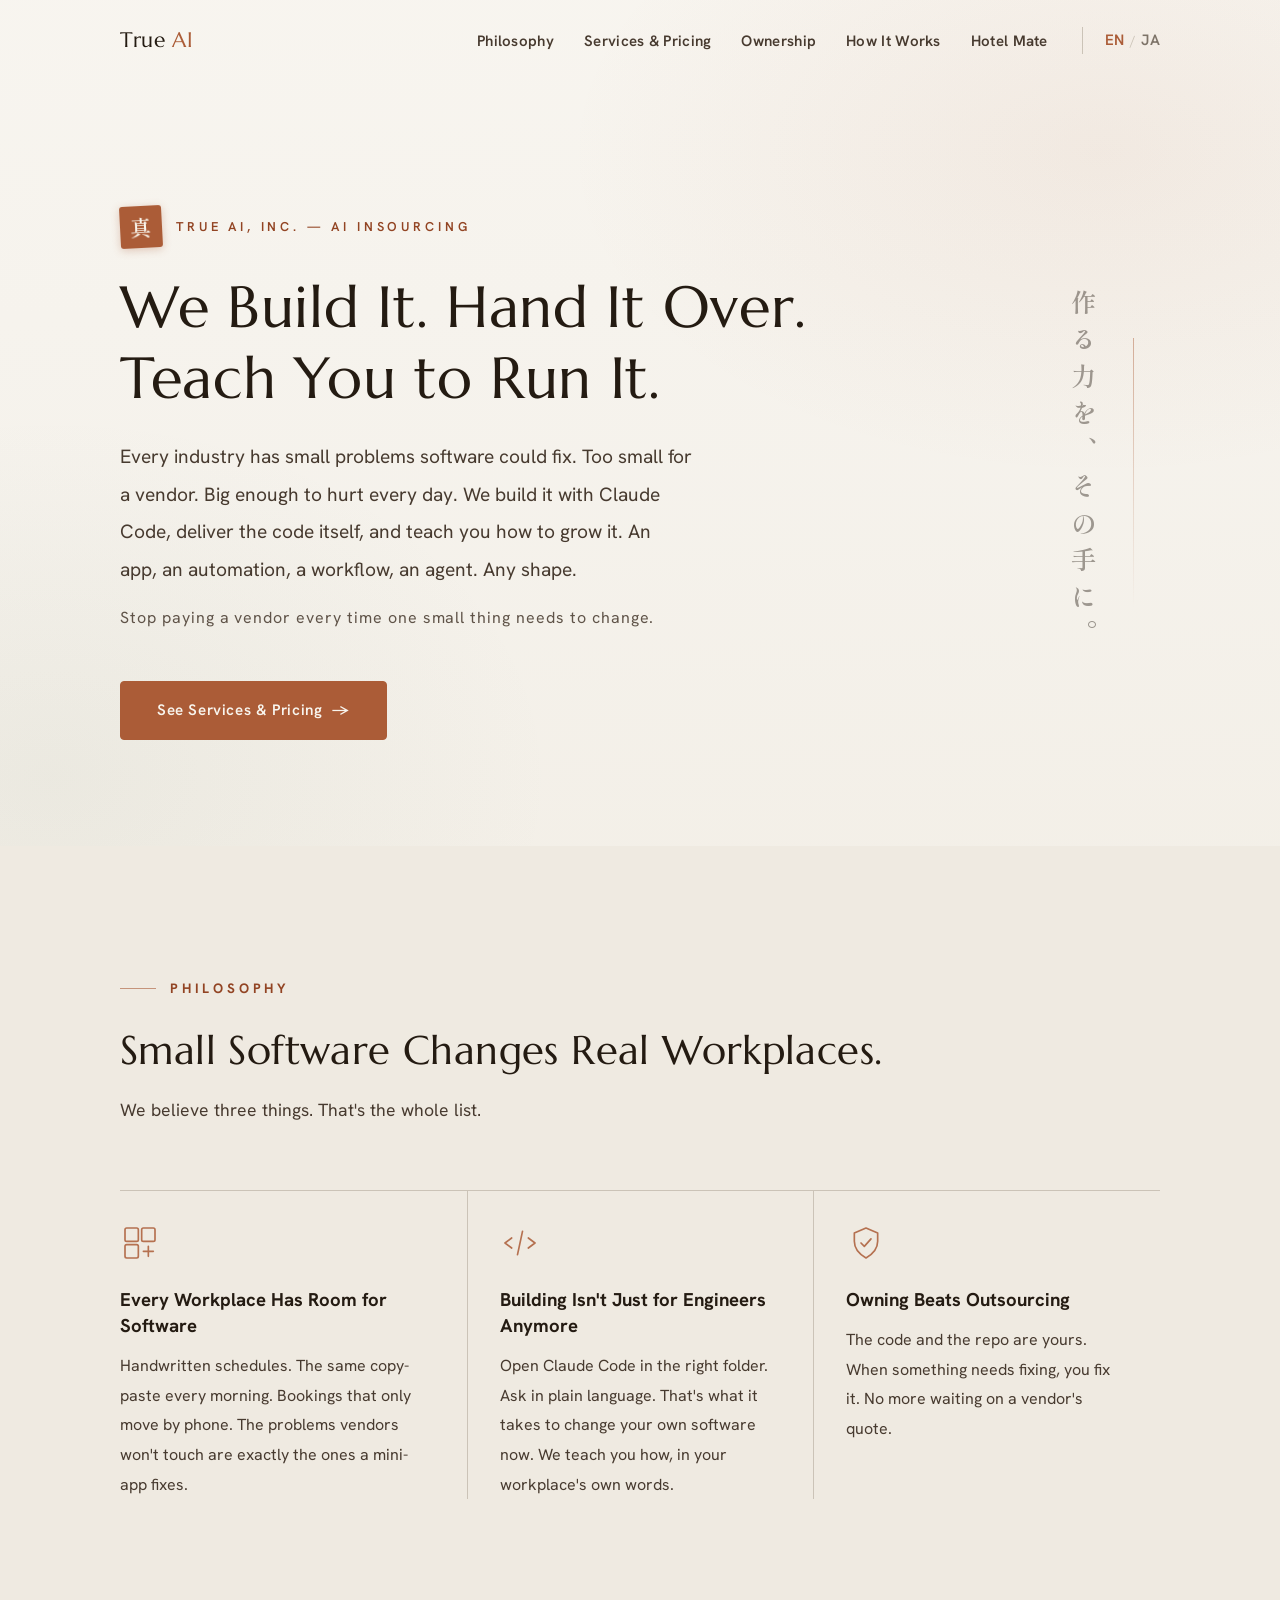
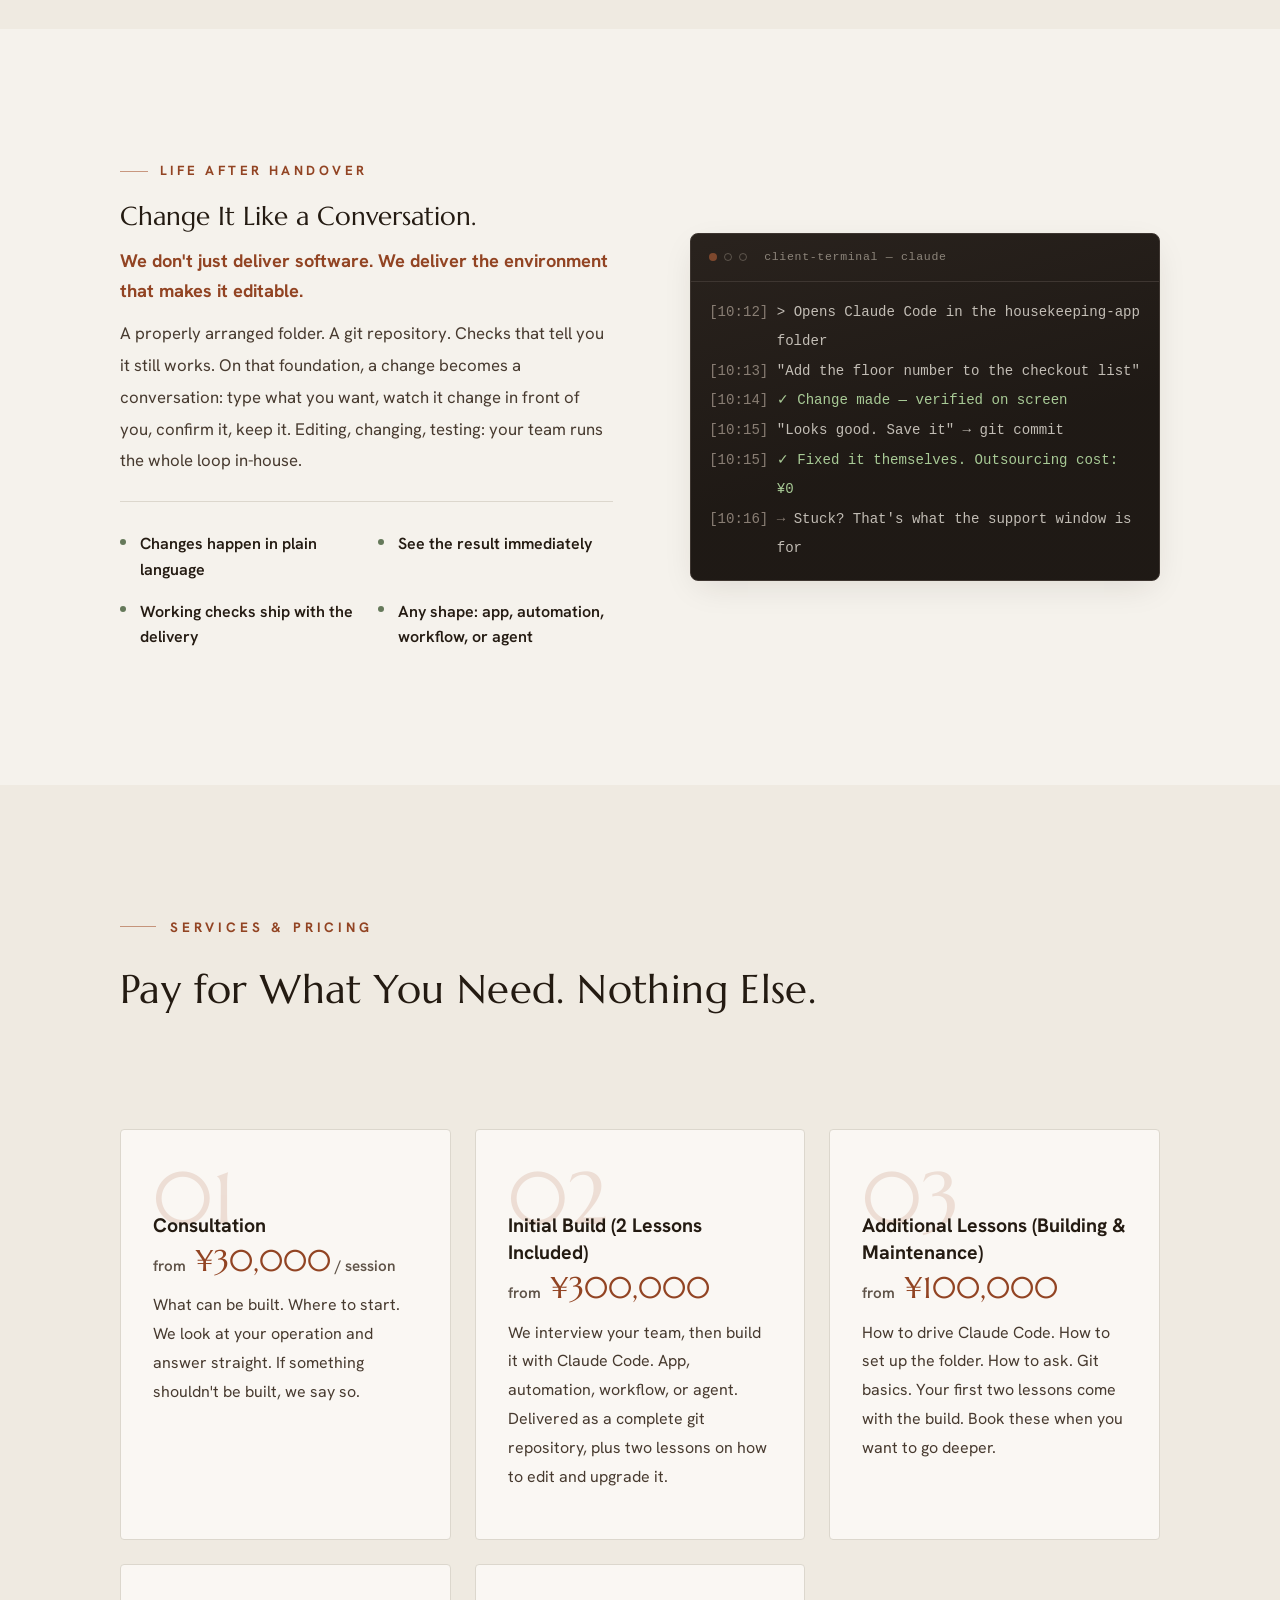
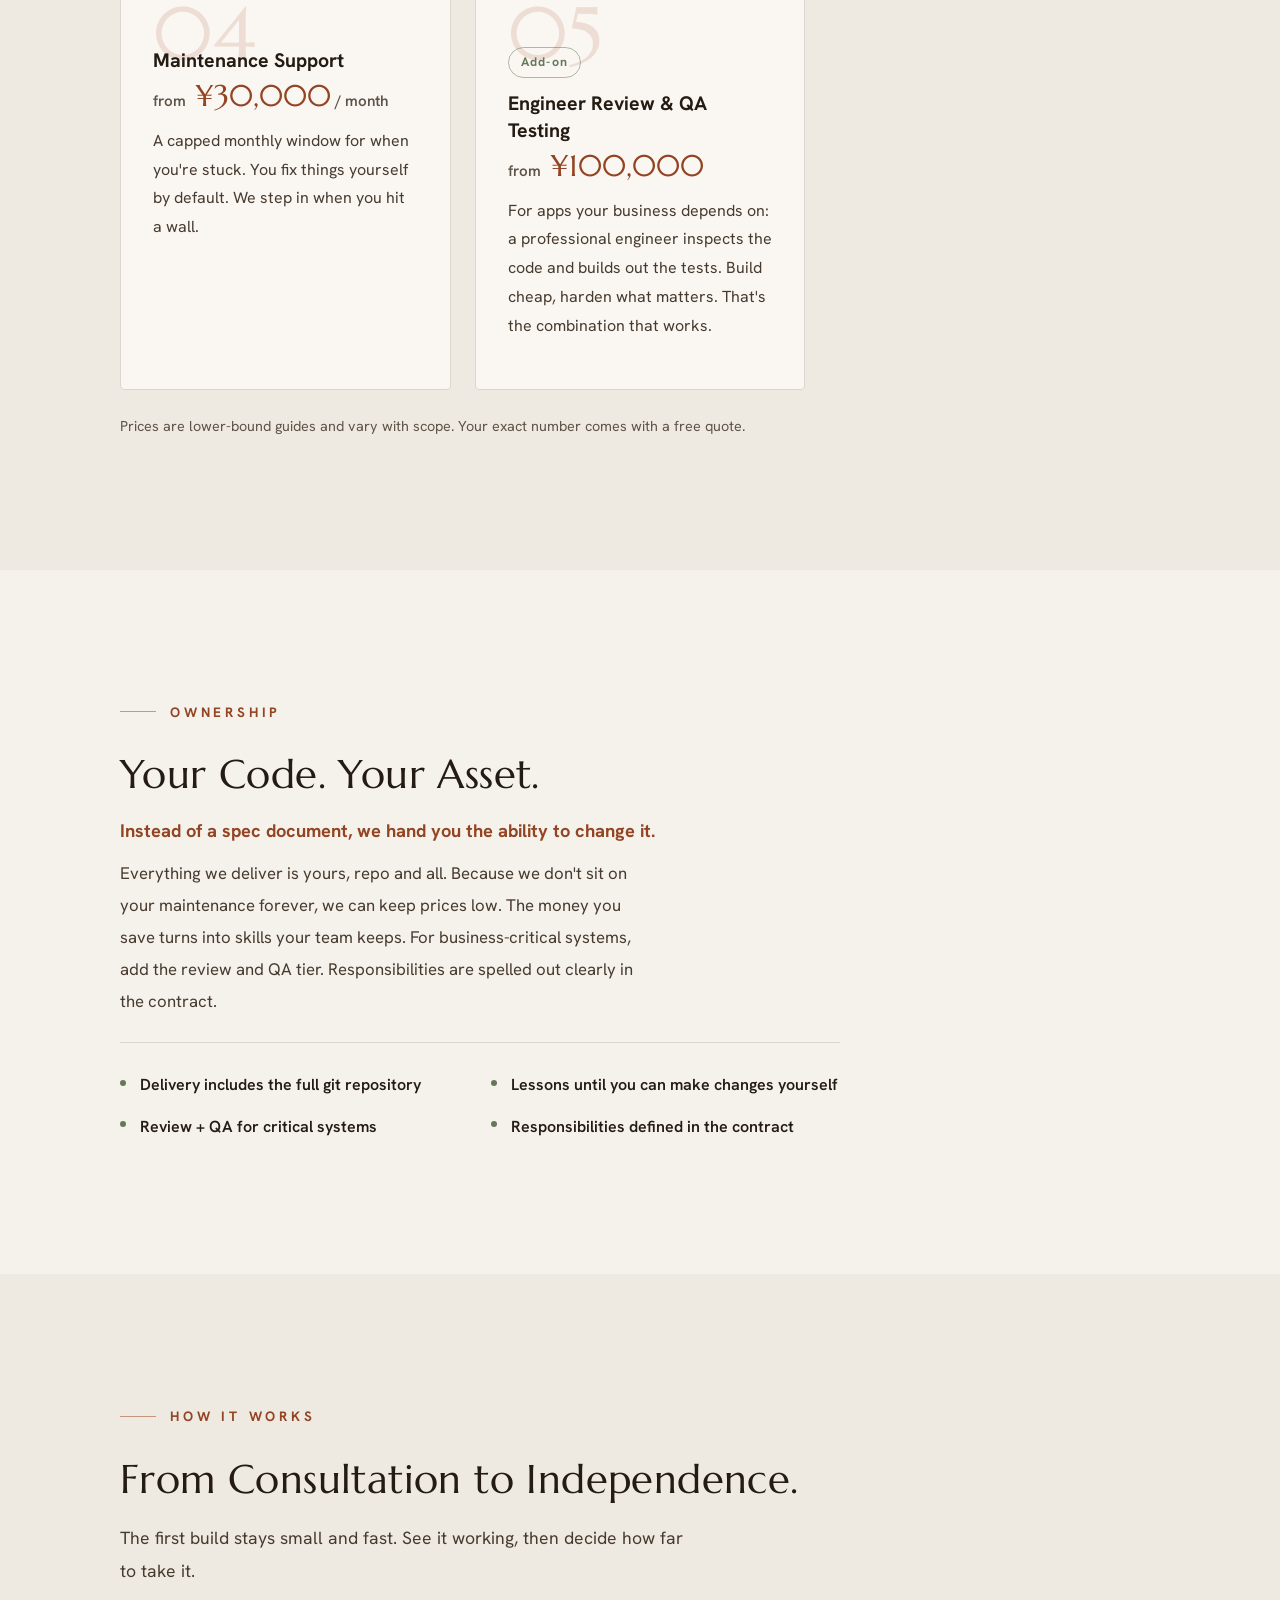
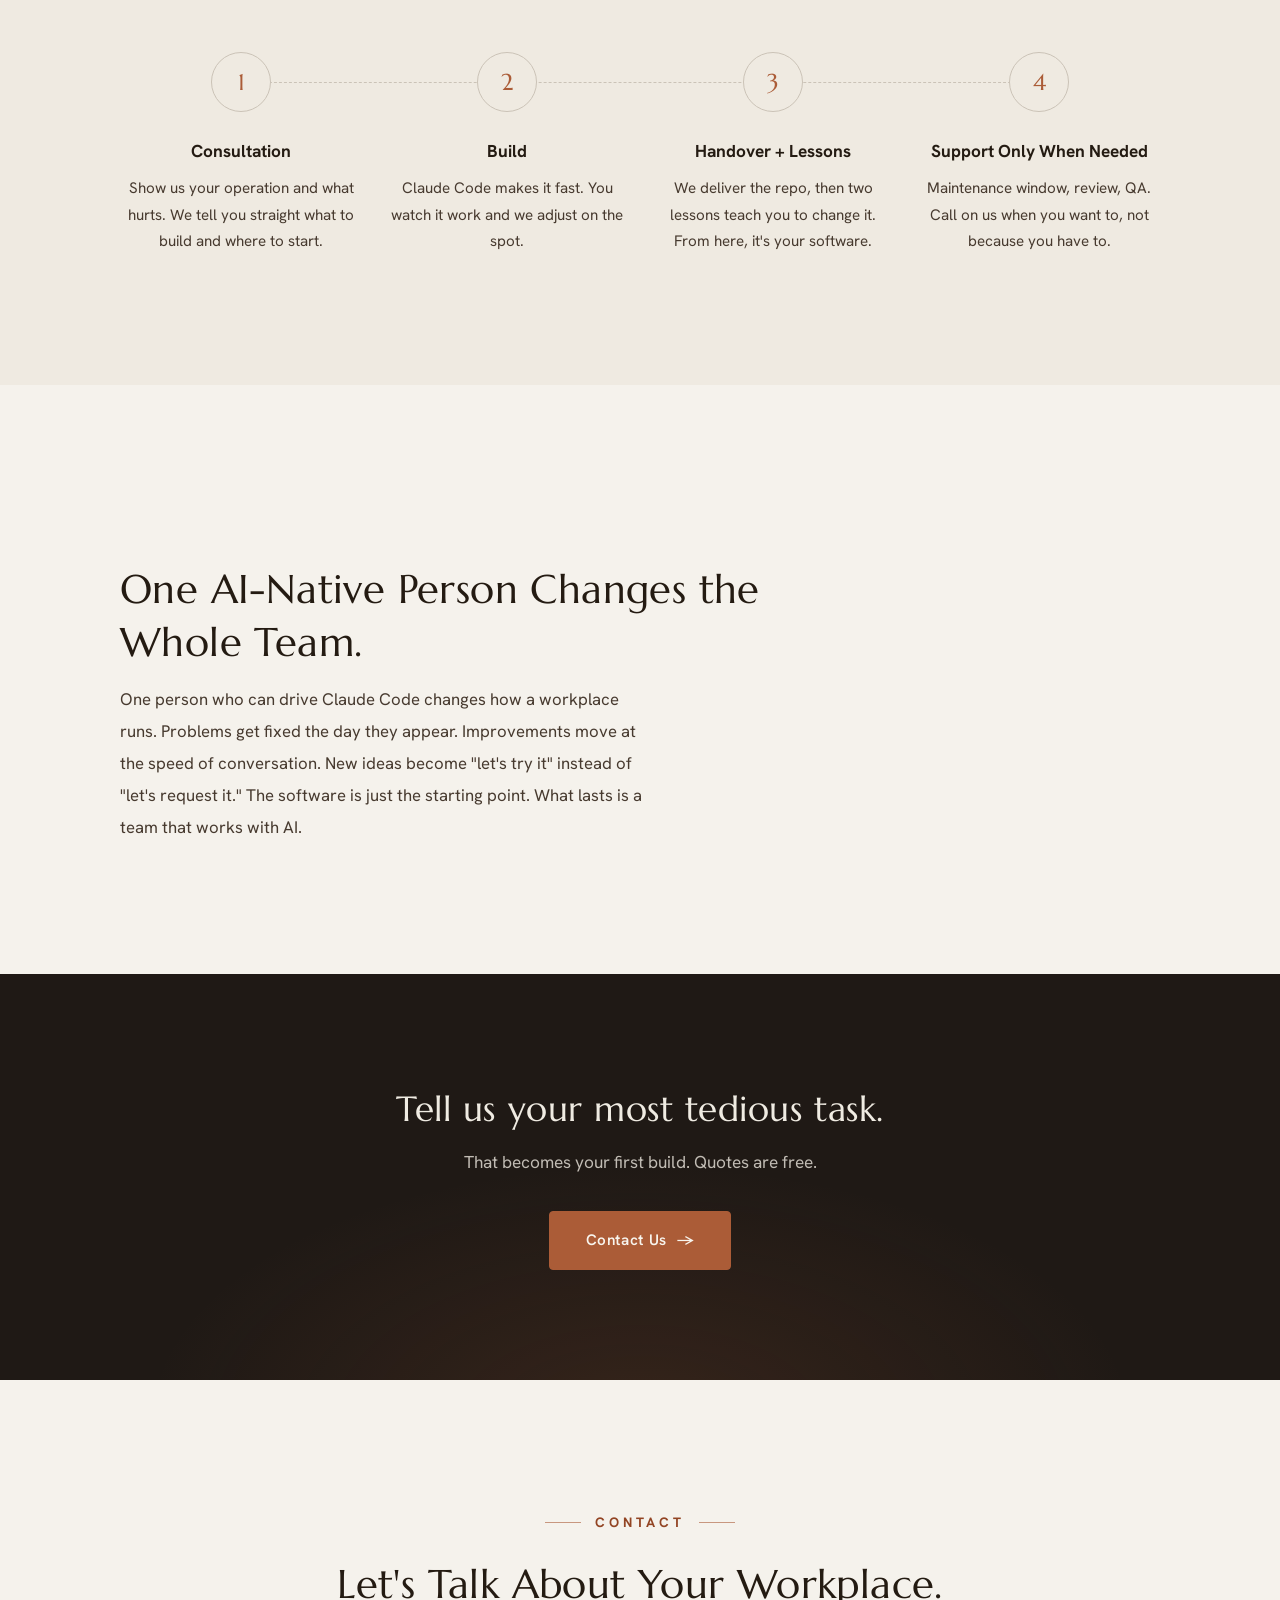
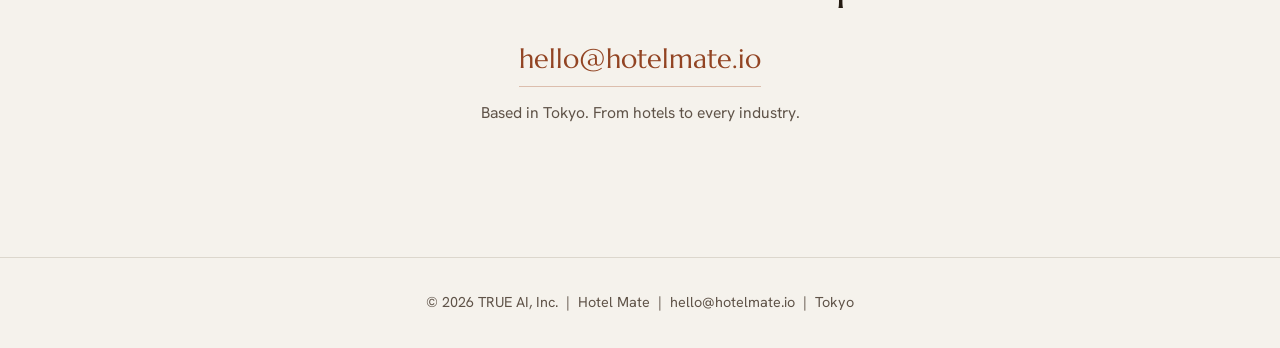
<file: en/trueai/index.html>
<!DOCTYPE html>
<html lang="en">
<head>
  <meta charset="UTF-8">
  <meta name="viewport" content="width=device-width, initial-scale=1.0">
  <title>TRUE AI — We Build It. Hand It Over. Teach You to Run It.</title>
  <meta name="description" content="TRUE AI, Inc. builds apps, automations, and agents for any industry with Claude Code, delivers the full repo, and teaches your team to maintain it. Builds, consultations, lessons, support, and QA review — your code stays your asset.">

  <!-- Open Graph -->
  <meta property="og:title" content="TRUE AI — We Build It. Hand It Over. Teach You to Run It.">
  <meta property="og:description" content="Apps, automations, and agents built with Claude Code, delivered repo and all. We teach you to maintain them. That's why the price stays low.">
  <meta property="og:type" content="website">
  <meta property="og:url" content="https://hotelmate.io/en/trueai/">
  <meta property="og:locale" content="en_US">

  <!-- Alternate language -->
  <link rel="alternate" hreflang="en" href="https://hotelmate.io/en/trueai/">
  <link rel="alternate" hreflang="ja" href="https://hotelmate.io/trueai/">

  <!-- Favicon -->
  <link rel="icon" type="image/svg+xml" href="/trueai/favicon.svg">

  <!-- Fonts -->
  <link rel="preconnect" href="https://fonts.googleapis.com">
  <link rel="preconnect" href="https://fonts.gstatic.com" crossorigin>
  <link href="https://fonts.googleapis.com/css2?family=Marcellus&family=Shippori+Mincho:wght@500;600&family=Hanken+Grotesk:wght@400;500;600;700&family=Zen+Kaku+Gothic+New:wght@400;500;700&display=swap" rel="stylesheet">

  <link rel="stylesheet" href="../../css/styles.css">
</head>
<body>

  <!-- ========== NAV ========== -->
  <nav class="nav">
    <div class="container">
      <a href="#" class="nav-logo">True <span>AI</span></a>
      <ul class="nav-links">
        <li><a href="#philosophy">Philosophy</a></li>
        <li><a href="#services">Services &amp; Pricing</a></li>
        <li><a href="#ownership">Ownership</a></li>
        <li><a href="#flow">How It Works</a></li>
        <li><a href="../index.html">Hotel Mate</a></li>
        <li class="lang-switch"><a href="index.html" class="active">EN</a><span class="sep">/</span><a href="../../trueai/">JA</a></li>
      </ul>
      <button class="nav-hamburger" aria-label="Toggle menu">
        <span></span>
        <span></span>
        <span></span>
      </button>
    </div>
  </nav>

  <!-- ========== HERO ========== -->
  <section class="hero" id="hero">
    <div class="container">
      <div class="hero-content">
        <p class="hero-tagline"><span class="hero-seal">真</span>TRUE AI, Inc. — AI Insourcing</p>
        <h1 class="hero-headline">We Build It. Hand It Over.<br>Teach You to Run It.</h1>
        <p class="hero-sub">Every industry has small problems software could fix. Too small for a vendor. Big enough to hurt every day. We build it with Claude Code, deliver the code itself, and teach you how to grow it. An app, an automation, a workflow, an agent. Any shape.</p>
        <p class="hero-jp">Stop paying a vendor every time one small thing needs to change.</p>
        <a href="#services" class="btn">See Services &amp; Pricing</a>
      </div>
      <div class="hero-side" aria-hidden="true">
        <span class="hero-vertical">作る力を、その手に。</span>
      </div>
    </div>
  </section>

  <!-- ========== PHILOSOPHY ========== -->
  <section class="section section-alt" id="philosophy">
    <div class="container">
      <p class="section-label">Philosophy</p>
      <h2 class="section-heading">Small Software Changes Real Workplaces.</h2>
      <p class="section-sub">We believe three things. That's the whole list.</p>

      <div class="cards-grid">
        <div class="card">
          <svg class="card-icon" viewBox="0 0 48 48" fill="none" xmlns="http://www.w3.org/2000/svg">
            <rect x="6" y="6" width="16" height="16" rx="2" stroke="currentColor" stroke-width="2"/>
            <rect x="26" y="6" width="16" height="16" rx="2" stroke="currentColor" stroke-width="2"/>
            <rect x="6" y="26" width="16" height="16" rx="2" stroke="currentColor" stroke-width="2"/>
            <path d="M34 28v12M28 34h12" stroke="currentColor" stroke-width="2" stroke-linecap="round"/>
          </svg>
          <h3 class="card-title">Every Workplace Has Room for Software</h3>
          <p class="card-text">Handwritten schedules. The same copy-paste every morning. Bookings that only move by phone. The problems vendors won't touch are exactly the ones a mini-app fixes.</p>
        </div>

        <div class="card">
          <svg class="card-icon" viewBox="0 0 48 48" fill="none" xmlns="http://www.w3.org/2000/svg">
            <path d="M14 18l-8 6 8 6M34 18l8 6-8 6" stroke="currentColor" stroke-width="2" stroke-linecap="round" stroke-linejoin="round"/>
            <path d="M27 10l-6 28" stroke="currentColor" stroke-width="2" stroke-linecap="round"/>
          </svg>
          <h3 class="card-title">Building Isn't Just for Engineers Anymore</h3>
          <p class="card-text">Open Claude Code in the right folder. Ask in plain language. That's what it takes to change your own software now. We teach you how, in your workplace's own words.</p>
        </div>

        <div class="card">
          <svg class="card-icon" viewBox="0 0 48 48" fill="none" xmlns="http://www.w3.org/2000/svg">
            <path d="M24 6l14 6v10c0 9-6 15.5-14 20-8-4.5-14-11-14-20V12l14-6z" stroke="currentColor" stroke-width="2" stroke-linejoin="round"/>
            <path d="M18 24l4 4 8-9" stroke="currentColor" stroke-width="2" stroke-linecap="round" stroke-linejoin="round"/>
          </svg>
          <h3 class="card-title">Owning Beats Outsourcing</h3>
          <p class="card-text">The code and the repo are yours. When something needs fixing, you fix it. No more waiting on a vendor's quote.</p>
        </div>
      </div>
    </div>
  </section>

  <!-- ========== THE EDIT LOOP ========== -->
  <section class="section" id="loop">
    <div class="container">
      <div class="product">
        <div class="product-info">
          <p class="product-label">Life After Handover</p>
          <h3 class="product-title">Change It Like a Conversation.</h3>
          <p class="product-lead">We don't just deliver software. We deliver the environment that makes it editable.</p>
          <p class="product-text">A properly arranged folder. A git repository. Checks that tell you it still works. On that foundation, a change becomes a conversation: type what you want, watch it change in front of you, confirm it, keep it. Editing, changing, testing: your team runs the whole loop in-house.</p>
          <div class="features-list">
            <div class="feature-item">Changes happen in plain language</div>
            <div class="feature-item">See the result immediately</div>
            <div class="feature-item">Working checks ship with the delivery</div>
            <div class="feature-item">Any shape: app, automation, workflow, or agent</div>
          </div>
        </div>
        <div class="product-terminal">
          <div class="terminal">
            <div class="terminal-header">
              <div class="terminal-dot"></div>
              <div class="terminal-dot"></div>
              <div class="terminal-dot"></div>
              <span class="terminal-title">client-terminal — claude</span>
            </div>
            <div class="terminal-body">
              <div><span class="t-time">[10:12]</span> <span class="t-action">&gt; Opens Claude Code in the housekeeping-app folder</span></div>
              <div><span class="t-time">[10:13]</span> <span class="t-action">"Add the floor number to the checkout list"</span></div>
              <div><span class="t-time">[10:14]</span> <span class="t-success">✓ Change made — verified on screen</span></div>
              <div><span class="t-time">[10:15]</span> <span class="t-action">"Looks good. Save it" → git commit</span></div>
              <div><span class="t-time">[10:15]</span> <span class="t-success">✓ Fixed it themselves. Outsourcing cost: ¥0</span></div>
              <div><span class="t-time">[10:16]</span> <span class="t-arrow">→</span> <span class="t-action">Stuck? That's what the support window is for</span></div>
            </div>
          </div>
        </div>
      </div>
    </div>
  </section>

  <!-- ========== SERVICES & PRICING ========== -->
  <section class="section section-alt" id="services">
    <div class="container">
      <p class="section-label">Services &amp; Pricing</p>
      <h2 class="section-heading">Pay for What You Need. Nothing Else.</h2>
      <p class="section-sub">Start with a consultation or jump straight to a build. Combine as you like.</p>

      <div class="pricing-grid">
        <div class="service-card">
          <div class="service-card-number">01</div>
          <h3 class="service-card-title">Consultation</h3>
          <p class="price-figure"><small>from</small> ¥30,000<small> / session</small></p>
          <p class="service-card-text">What can be built. Where to start. We look at your operation and answer straight. If something shouldn't be built, we say so.</p>
        </div>

        <div class="service-card">
          <div class="service-card-number">02</div>
          <h3 class="service-card-title">Initial Build (2 Lessons Included)</h3>
          <p class="price-figure"><small>from</small> ¥300,000</p>
          <p class="service-card-text">We interview your team, then build it with Claude Code. App, automation, workflow, or agent. Delivered as a complete git repository, plus two lessons on how to edit and upgrade it.</p>
        </div>

        <div class="service-card">
          <div class="service-card-number">03</div>
          <h3 class="service-card-title">Additional Lessons (Building &amp; Maintenance)</h3>
          <p class="price-figure"><small>from</small> ¥100,000</p>
          <p class="service-card-text">How to drive Claude Code. How to set up the folder. How to ask. Git basics. Your first two lessons come with the build. Book these when you want to go deeper.</p>
        </div>

        <div class="service-card">
          <div class="service-card-number">04</div>
          <h3 class="service-card-title">Maintenance Support</h3>
          <p class="price-figure"><small>from</small> ¥30,000<small> / month</small></p>
          <p class="service-card-text">A capped monthly window for when you're stuck. You fix things yourself by default. We step in when you hit a wall.</p>
        </div>

        <div class="service-card">
          <div class="service-card-number">05</div>
          <span class="badge">Add-on</span>
          <h3 class="service-card-title">Engineer Review &amp; QA Testing</h3>
          <p class="price-figure"><small>from</small> ¥100,000</p>
          <p class="service-card-text">For apps your business depends on: a professional engineer inspects the code and builds out the tests. Build cheap, harden what matters. That's the combination that works.</p>
        </div>
      </div>
      <p class="price-disclaimer">Prices are lower-bound guides and vary with scope. Your exact number comes with a free quote.</p>
    </div>
  </section>

  <!-- ========== OWNERSHIP ========== -->
  <section class="section" id="ownership">
    <div class="container">
      <div class="narrow">
        <p class="section-label">Ownership</p>
        <h2 class="section-heading">Your Code. Your Asset.</h2>
        <p class="product-lead">Instead of a spec document, we hand you the ability to change it.</p>
        <p class="product-text">Everything we deliver is yours, repo and all. Because we don't sit on your maintenance forever, we can keep prices low. The money you save turns into skills your team keeps. For business-critical systems, add the review and QA tier. Responsibilities are spelled out clearly in the contract.</p>
        <div class="features-list">
          <div class="feature-item">Delivery includes the full git repository</div>
          <div class="feature-item">Lessons until you can make changes yourself</div>
          <div class="feature-item">Review + QA for critical systems</div>
          <div class="feature-item">Responsibilities defined in the contract</div>
        </div>
      </div>
    </div>
  </section>

  <!-- ========== FLOW ========== -->
  <section class="section section-alt" id="flow">
    <div class="container">
      <p class="section-label">How It Works</p>
      <h2 class="section-heading">From Consultation to Independence.</h2>
      <p class="section-sub">The first build stays small and fast. See it working, then decide how far to take it.</p>

      <div class="steps">
        <div class="step">
          <div class="step-number">1</div>
          <h3 class="step-title">Consultation</h3>
          <p class="step-text">Show us your operation and what hurts. We tell you straight what to build and where to start.</p>
        </div>
        <div class="step">
          <div class="step-number">2</div>
          <h3 class="step-title">Build</h3>
          <p class="step-text">Claude Code makes it fast. You watch it work and we adjust on the spot.</p>
        </div>
        <div class="step">
          <div class="step-number">3</div>
          <h3 class="step-title">Handover + Lessons</h3>
          <p class="step-text">We deliver the repo, then two lessons teach you to change it. From here, it's your software.</p>
        </div>
        <div class="step">
          <div class="step-number">4</div>
          <h3 class="step-title">Support Only When Needed</h3>
          <p class="step-text">Maintenance window, review, QA. Call on us when you want to, not because you have to.</p>
        </div>
      </div>
    </div>
  </section>

  <!-- ========== AI NATIVE ========== -->
  <section class="section" id="ai-native">
    <div class="container">
      <div class="narrow">
        <p class="section-label">The Real Value</p>
        <h2 class="section-heading">One AI-Native Person Changes the Whole Team.</h2>
        <p class="product-text">One person who can drive Claude Code changes how a workplace runs. Problems get fixed the day they appear. Improvements move at the speed of conversation. New ideas become "let's try it" instead of "let's request it." The software is just the starting point. What lasts is a team that works with AI.</p>
      </div>
    </div>
  </section>

  <!-- ========== CTA BANNER ========== -->
  <section class="cta-banner">
    <div class="container">
      <h2 class="cta-banner-heading">Tell us your most tedious task.</h2>
      <p class="cta-banner-sub">That becomes your first build. Quotes are free.</p>
      <a href="#contact" class="btn">Contact Us</a>
    </div>
  </section>

  <!-- ========== CONTACT ========== -->
  <section class="section contact" id="contact">
    <div class="container">
      <p class="section-label">Contact</p>
      <h2 class="section-heading">Let's Talk About Your Workplace.</h2>
      <a href="mailto:hello@hotelmate.io" class="contact-email">hello@hotelmate.io</a>
      <p class="contact-location">Based in Tokyo. From hotels to every industry.</p>
    </div>
  </section>

  <!-- ========== FOOTER ========== -->
  <footer class="footer">
    <div class="container">
      &copy; 2026 TRUE AI, Inc. &nbsp;|&nbsp; <a href="../index.html">Hotel Mate</a> &nbsp;|&nbsp; <a href="mailto:hello@hotelmate.io">hello@hotelmate.io</a> &nbsp;|&nbsp; Tokyo
    </div>
  </footer>

  <script src="../../js/main.js"></script>
</body>
</html>
</file>
<file: css/styles.css>
/* ============================================
   Hotel Mate — Marketing Site
   Warm Minimalism · ryokan calm · omotenashi
   Type: Marcellus + Shippori Mincho (display)
         Hanken Grotesk + Zen Kaku Gothic New (body)
   ============================================ */

/* --- Tokens --- */
:root {
  /* surfaces — warm paper, tinted toward the terracotta hue */
  --paper:       oklch(96.2% 0.009 84);
  --paper-deep:  oklch(93.8% 0.013 84);
  --card:        oklch(97.8% 0.007 84);
  --char:        oklch(22% 0.012 60);
  --char-raise:  oklch(26% 0.014 58);

  /* ink — kept dark; JP glyphs need more contrast than Latin */
  --ink:         oklch(23% 0.022 70);
  --ink-soft:    oklch(36% 0.026 62);
  --ink-mute:    oklch(45% 0.024 65);
  --ink-faint:   oklch(56% 0.02 68);

  /* accents */
  --accent:      oklch(56% 0.115 45);
  --accent-deep: oklch(48% 0.115 42);
  --accent-soft: oklch(56% 0.115 45 / 0.1);
  --sage:        oklch(55% 0.052 135);
  --gold:        oklch(72% 0.11 80);

  /* on dark */
  --cream:       oklch(94% 0.012 84);
  --cream-dim:   oklch(94% 0.012 84 / 0.78);

  /* lines */
  --line:        oklch(88% 0.014 80);
  --line-strong: oklch(82% 0.018 78);
  --line-dark:   oklch(34% 0.014 60);

  /* type */
  --font-display: 'Marcellus', 'Shippori Mincho', Georgia, serif;
  --font-body: 'Hanken Grotesk', 'Zen Kaku Gothic New', -apple-system, sans-serif;
  --font-mono: 'SF Mono', 'Cascadia Code', ui-monospace, monospace;

  --fs-hero: clamp(2rem, 4.8vw, 3.6rem);
  --fs-h2: clamp(1.8rem, 3.1vw, 2.5rem);
  --fs-h3: clamp(1.4rem, 2vw, 1.7rem);

  /* space — 4pt scale */
  --sp-2xs: 4px;
  --sp-xs: 8px;
  --sp-sm: 12px;
  --sp-md: 16px;
  --sp-lg: 24px;
  --sp-xl: 32px;
  --sp-2xl: 48px;
  --sp-3xl: 64px;
  --sp-4xl: 96px;

  --radius: 4px;
  --max-width: 1120px;
  --shadow-sm: 0 1px 3px oklch(25% 0.02 70 / 0.05);
  --shadow-md: 0 10px 32px -8px oklch(25% 0.02 70 / 0.13);
  --ease-out: cubic-bezier(0.22, 1, 0.36, 1);
}

/* --- Reset --- */
*, *::before, *::after {
  margin: 0;
  padding: 0;
  box-sizing: border-box;
}

html {
  scroll-behavior: smooth;
  -webkit-text-size-adjust: 100%;
}

body {
  font-family: var(--font-body);
  background: var(--paper);
  color: var(--ink-soft);
  line-height: 1.8;
  font-size: 1.0625rem;
  -webkit-font-smoothing: antialiased;
  -moz-osx-font-smoothing: grayscale;
}

/* JP body: medium weight — 400 reads thin at small sizes */
body.lang-ja {
  font-family: 'Zen Kaku Gothic New', 'Hanken Grotesk', sans-serif;
  font-weight: 500;
}

body.lang-ja .section-heading {
  font-size: clamp(1.55rem, 3vw, 2.5rem);
}

/* JP display glyphs: Shippori Mincho 600 for crisp strokes */
body.lang-ja .hero-headline,
body.lang-ja .section-heading,
body.lang-ja .product-title,
body.lang-ja .cta-banner-heading {
  font-weight: 600;
}

img, svg {
  display: block;
  max-width: 100%;
}

a {
  color: inherit;
  text-decoration: none;
}

ul {
  list-style: none;
}

::selection {
  background: var(--accent);
  color: var(--cream);
}

/* --- Utility --- */
.container {
  max-width: var(--max-width);
  margin: 0 auto;
  padding: 0 clamp(20px, 4vw, 40px);
}

.section {
  padding: clamp(80px, 11vw, 130px) 0;
  position: relative;
}

.section-alt {
  background: var(--paper-deep);
}

.section-label {
  display: flex;
  align-items: center;
  gap: 14px;
  font-size: 0.85rem;
  color: var(--accent-deep);
  text-transform: uppercase;
  letter-spacing: 0.28em;
  font-weight: 700;
  margin-bottom: var(--sp-lg);
}

.section-label::before {
  content: '';
  width: 36px;
  height: 1px;
  background: var(--accent);
  opacity: 0.6;
}

.section-heading {
  font-family: var(--font-display);
  font-size: var(--fs-h2);
  font-weight: 400;
  color: var(--ink);
  margin-bottom: var(--sp-md);
  line-height: 1.32;
  letter-spacing: 0.01em;
  max-width: 24ch;
}

.section-sub {
  font-size: 1.1rem;
  color: var(--ink-soft);
  max-width: 58ch;
  line-height: 1.9;
}

/* --- Buttons --- */
.btn {
  display: inline-flex;
  align-items: center;
  gap: 10px;
  padding: 15px 36px;
  font-size: 0.95rem;
  font-weight: 600;
  font-family: inherit;
  letter-spacing: 0.04em;
  border: 1px solid var(--accent);
  border-radius: var(--radius);
  background: var(--accent);
  color: oklch(97% 0.01 84);
  cursor: pointer;
  transition: background 0.25s var(--ease-out), border-color 0.25s, transform 0.25s var(--ease-out), box-shadow 0.25s;
  text-align: center;
}

.btn::after {
  content: '→';
  font-family: var(--font-body);
  transition: transform 0.25s var(--ease-out);
}

.btn:hover {
  background: var(--accent-deep);
  border-color: var(--accent-deep);
  transform: translateY(-1px);
  box-shadow: var(--shadow-md);
}

.btn:hover::after {
  transform: translateX(4px);
}

/* ============================================
   NAV
   ============================================ */
.nav {
  position: fixed;
  top: 0;
  left: 0;
  right: 0;
  z-index: 100;
  padding: 22px 0;
  transition: background 0.35s, padding 0.35s, box-shadow 0.35s;
}

.nav.scrolled {
  background: oklch(96.2% 0.009 84 / 0.92);
  backdrop-filter: blur(14px);
  -webkit-backdrop-filter: blur(14px);
  padding: 13px 0;
  box-shadow: 0 1px 0 var(--line);
}

.nav .container {
  display: flex;
  align-items: center;
  justify-content: space-between;
}

.nav-logo {
  font-family: var(--font-display);
  font-size: 1.3rem;
  color: var(--ink);
  letter-spacing: 0.03em;
}

.nav-logo span {
  color: var(--accent);
}

.nav-links {
  display: flex;
  gap: 30px;
  align-items: center;
}

.nav-links a {
  font-size: 0.94rem;
  font-weight: 600;
  color: var(--ink-soft);
  letter-spacing: 0.02em;
  transition: color 0.2s;
}

.nav-links a:hover {
  color: var(--accent-deep);
}

.lang-switch {
  font-size: 0.82rem;
  color: var(--ink-faint);
  border-left: 1px solid var(--line-strong);
  padding-left: 22px;
  margin-left: 4px;
}

.lang-switch a {
  color: var(--ink-faint);
  transition: color 0.2s;
}

.lang-switch a:hover,
.lang-switch a.active {
  color: var(--accent);
}

.lang-switch .sep {
  margin: 0 6px;
  color: var(--line-strong);
}

.nav-hamburger {
  display: none;
  flex-direction: column;
  gap: 5px;
  background: none;
  border: none;
  cursor: pointer;
  padding: 4px;
}

.nav-hamburger span {
  display: block;
  width: 22px;
  height: 2px;
  background: var(--ink);
  border-radius: 2px;
  transition: transform 0.3s, opacity 0.3s;
}

.nav-hamburger.active span:nth-child(1) {
  transform: translateY(7px) rotate(45deg);
}

.nav-hamburger.active span:nth-child(2) {
  opacity: 0;
}

.nav-hamburger.active span:nth-child(3) {
  transform: translateY(-7px) rotate(-45deg);
}

/* ============================================
   HERO — asymmetric, vertical JP accent, seal
   ============================================ */
.hero {
  min-height: 94vh;
  display: flex;
  align-items: center;
  padding-top: 100px;
  position: relative;
  overflow: hidden;
  /* layered warm atmosphere */
  background:
    radial-gradient(ellipse 60% 55% at 86% 18%, oklch(56% 0.115 45 / 0.07), transparent 70%),
    radial-gradient(ellipse 55% 60% at 4% 92%, oklch(55% 0.052 135 / 0.06), transparent 72%),
    linear-gradient(178deg, oklch(97% 0.008 84), var(--paper) 55%, oklch(95.4% 0.011 84));
}

.hero .container {
  display: grid;
  grid-template-columns: 1fr auto;
  align-items: center;
  gap: var(--sp-2xl);
  width: 100%;
}

.hero-content {
  max-width: 780px;
}

/* JA display type sets wider — size down so each sentence holds one line */
body.lang-ja .hero-headline {
  font-size: clamp(1.7rem, 4.3vw, 3.2rem);
  letter-spacing: 0.02em;
}

.hero-tagline {
  display: flex;
  align-items: center;
  gap: 14px;
  font-size: 0.8rem;
  color: var(--accent-deep);
  text-transform: uppercase;
  letter-spacing: 0.3em;
  font-weight: 600;
  margin-bottom: var(--sp-lg);
}

/* hanko seal */
.hero-seal {
  display: inline-flex;
  align-items: center;
  justify-content: center;
  width: 42px;
  height: 42px;
  flex-shrink: 0;
  background: var(--accent);
  color: oklch(97% 0.012 84);
  font-family: 'Shippori Mincho', serif;
  font-size: 1.35rem;
  font-weight: 600;
  letter-spacing: 0;
  text-transform: none;
  border-radius: 3px;
  transform: rotate(-3deg);
  box-shadow: 0 2px 8px oklch(56% 0.115 45 / 0.3);
}

.hero-headline {
  font-family: var(--font-display);
  font-size: var(--fs-hero);
  font-weight: 400;
  color: var(--ink);
  line-height: 1.24;
  letter-spacing: 0.012em;
  margin-bottom: var(--sp-lg);
}

.hero-sub {
  font-size: 1.2rem;
  color: var(--ink-soft);
  line-height: 1.95;
  margin-bottom: var(--sp-md);
  max-width: 52ch;
}

.hero-jp {
  font-size: 1rem;
  color: var(--ink-mute);
  margin-bottom: var(--sp-2xl);
  letter-spacing: 0.06em;
}

/* vertical 縦書き accent */
.hero-side {
  display: flex;
  align-items: center;
  gap: var(--sp-lg);
  padding-right: clamp(0px, 2vw, 32px);
}

.hero-vertical {
  writing-mode: vertical-rl;
  font-family: 'Shippori Mincho', serif;
  font-size: clamp(1.3rem, 2vw, 1.7rem);
  font-weight: 600;
  letter-spacing: 0.42em;
  color: var(--ink);
  opacity: 0.42;
  line-height: 2;
}

.hero-side::after {
  content: '';
  width: 1px;
  height: clamp(180px, 30vh, 300px);
  background: linear-gradient(var(--accent), transparent);
  opacity: 0.45;
}

/* staggered load */
.hero-tagline, .hero-headline, .hero-sub, .hero-jp, .hero-content .btn, .hero-side {
  opacity: 0;
  transform: translateY(22px);
  animation: rise 0.9s var(--ease-out) forwards;
}

.hero-headline { animation-delay: 0.1s; }
.hero-sub { animation-delay: 0.22s; }
.hero-jp { animation-delay: 0.32s; }
.hero-content .btn { animation-delay: 0.42s; }
.hero-side { animation-delay: 0.55s; animation-duration: 1.2s; }

@keyframes rise {
  to {
    opacity: 1;
    transform: none;
  }
}

/* ============================================
   SCROLL REVEALS (js adds .in-view)
   ============================================ */
.js .reveal {
  opacity: 0;
  transform: translateY(26px);
  transition: opacity 0.85s var(--ease-out), transform 0.85s var(--ease-out);
  transition-delay: var(--reveal-delay, 0s);
}

.js .reveal.in-view {
  opacity: 1;
  transform: none;
}

/* ============================================
   SERVICE LINEUP — editorial index, big numerals
   ============================================ */
.service-cards {
  display: grid;
  grid-template-columns: repeat(3, 1fr);
  gap: var(--sp-lg);
  margin-top: var(--sp-3xl);
}

.service-card {
  position: relative;
  display: flex;
  flex-direction: column;
  background: var(--card);
  border: 1px solid var(--line);
  border-radius: var(--radius);
  padding: var(--sp-xl) var(--sp-xl) var(--sp-lg);
  overflow: hidden;
  transition: border-color 0.3s, box-shadow 0.3s, transform 0.3s var(--ease-out);
}

.service-card:hover {
  border-color: var(--line-strong);
  box-shadow: var(--shadow-md);
  transform: translateY(-4px);
}

.service-card-number {
  font-family: var(--font-display);
  font-size: 4.6rem;
  line-height: 1;
  color: var(--accent);
  opacity: 0.16;
  margin-bottom: calc(-1 * var(--sp-lg));
  transition: opacity 0.3s;
  user-select: none;
}

.service-card:hover .service-card-number {
  opacity: 0.32;
}

.service-card-title {
  font-family: var(--font-body);
  font-size: 1.22rem;
  font-weight: 700;
  color: var(--ink);
  margin-bottom: var(--sp-2xs);
  line-height: 1.4;
  position: relative;
}

.service-card-tagline {
  font-size: 0.94rem;
  font-weight: 700;
  color: var(--accent-deep);
  letter-spacing: 0.04em;
  margin-bottom: var(--sp-sm);
}

.service-card-text {
  font-size: 1rem;
  color: var(--ink-soft);
  line-height: 1.8;
  margin-bottom: var(--sp-lg);
}

.service-card-link {
  margin-top: auto;
  font-size: 0.94rem;
  font-weight: 700;
  letter-spacing: 0.03em;
  color: var(--accent-deep);
  transition: color 0.2s, letter-spacing 0.3s var(--ease-out);
}

.service-card:hover .service-card-link {
  color: var(--accent-deep);
  letter-spacing: 0.06em;
}

.narrow {
  max-width: 720px;
}

/* ============================================
   PRICING (TRUE AI page)
   ============================================ */
.pricing-grid {
  display: grid;
  grid-template-columns: repeat(auto-fit, minmax(290px, 1fr));
  gap: var(--sp-lg);
  margin-top: var(--sp-3xl);
}

.price-figure {
  font-family: var(--font-display);
  font-size: 1.9rem;
  color: var(--accent-deep);
  line-height: 1.2;
  margin-bottom: var(--sp-sm);
}

.price-figure small {
  font-family: var(--font-body);
  font-size: 0.95rem;
  font-weight: 600;
  color: var(--ink-mute);
}

.price-disclaimer {
  margin-top: var(--sp-lg);
  font-size: 0.9rem;
  color: var(--ink-mute);
}

.badge {
  align-self: flex-start;
  font-size: 0.78rem;
  font-weight: 700;
  letter-spacing: 0.1em;
  color: var(--sage);
  border: 1px solid oklch(55% 0.052 135 / 0.5);
  padding: 3px 12px;
  border-radius: 999px;
  margin-bottom: var(--sp-sm);
}

/* ============================================
   PRODUCT DETAIL
   ============================================ */
.product {
  display: grid;
  grid-template-columns: 1.05fr 1fr;
  gap: clamp(var(--sp-xl), 6vw, 80px);
  align-items: center;
}

.product.reverse .product-info {
  order: 2;
}

.product.reverse .product-terminal {
  order: 1;
}

.product-label {
  display: flex;
  align-items: center;
  gap: 12px;
  font-size: 0.83rem;
  color: var(--accent-deep);
  text-transform: uppercase;
  letter-spacing: 0.26em;
  font-weight: 700;
  margin-bottom: var(--sp-md);
}

.product-label::before {
  content: '';
  width: 28px;
  height: 1px;
  background: var(--accent);
  opacity: 0.6;
}

.product-title {
  font-family: var(--font-display);
  font-size: var(--fs-h3);
  font-weight: 400;
  color: var(--ink);
  margin-bottom: var(--sp-sm);
  line-height: 1.35;
}

.product-lead {
  font-size: 1.14rem;
  font-weight: 700;
  color: var(--accent-deep);
  margin-bottom: var(--sp-sm);
  line-height: 1.65;
}

.product-text {
  font-size: 1.05rem;
  color: var(--ink-soft);
  line-height: 1.9;
  max-width: 58ch;
}

/* feature checklist */
.features-list {
  display: grid;
  grid-template-columns: repeat(2, 1fr);
  gap: 6px 22px;
  margin-top: var(--sp-lg);
  padding-top: var(--sp-lg);
  border-top: 1px solid var(--line);
}

.feature-item {
  position: relative;
  font-size: 1rem;
  font-weight: 600;
  color: var(--ink);
  line-height: 1.6;
  padding: 5px 0 5px 20px;
}

.feature-item::before {
  content: '';
  position: absolute;
  left: 0;
  top: calc(4px + 0.55em);
  width: 6px;
  height: 6px;
  border-radius: 50%;
  background: var(--sage);
}

.feature-item small {
  color: var(--ink-mute);
  font-weight: 400;
  font-size: 0.85rem;
}

/* ============================================
   TERMINAL — warm charcoal work log
   ============================================ */
.terminal {
  background: linear-gradient(165deg, var(--char-raise), var(--char) 60%);
  border: 1px solid var(--line-dark);
  border-radius: 8px;
  overflow: hidden;
  box-shadow: var(--shadow-md);
}

.terminal-header {
  display: flex;
  align-items: center;
  gap: 7px;
  padding: 13px 18px;
  border-bottom: 1px solid var(--line-dark);
}

.terminal-dot {
  width: 8px;
  height: 8px;
  border-radius: 50%;
  border: 1px solid oklch(60% 0.02 70 / 0.55);
}

.terminal-dot:nth-child(1) { background: oklch(56% 0.115 45 / 0.65); border-color: transparent; }

.terminal-title {
  font-family: var(--font-mono);
  font-size: 0.72rem;
  letter-spacing: 0.06em;
  color: oklch(62% 0.018 72);
  margin-left: 10px;
}

.terminal-body {
  padding: var(--sp-md) 18px;
  font-family: var(--font-mono);
  font-size: 0.88rem;
  line-height: 2.1;
  overflow-x: auto;
  color: var(--cream-dim);
}

/* hanging indent: wrapped log lines align after the timestamp */
.terminal-body > div {
  padding-left: 4.8em;
  text-indent: -4.8em;
}

/* lines type in on scroll */
.js .terminal-body > div {
  opacity: 0;
  transform: translateX(-6px);
  transition: opacity 0.5s var(--ease-out), transform 0.5s var(--ease-out);
}

.js .terminal.in-view .terminal-body > div {
  opacity: 1;
  transform: none;
}

.terminal-body .t-time { color: oklch(60% 0.02 66); }
.terminal-body .t-action { color: var(--cream-dim); }
.terminal-body .t-success { color: oklch(80% 0.08 135); }
.terminal-body .t-warn { color: oklch(78% 0.11 82); }
.terminal-body .t-error { color: oklch(74% 0.11 40); }
.terminal-body .t-arrow { color: oklch(60% 0.02 66); }

/* ============================================
   CTA BANNER — charcoal with warm center glow
   ============================================ */
.cta-banner {
  background:
    radial-gradient(ellipse 55% 90% at 50% 110%, oklch(56% 0.115 45 / 0.16), transparent 70%),
    var(--char);
  padding: clamp(70px, 9vw, 110px) 0;
  text-align: center;
}

.cta-banner-heading {
  font-family: var(--font-display);
  font-size: clamp(1.6rem, 2.8vw, 2.2rem);
  font-weight: 400;
  color: var(--cream);
  margin-bottom: var(--sp-sm);
  line-height: 1.45;
  letter-spacing: 0.015em;
}

.cta-banner-sub {
  font-size: 1.08rem;
  color: var(--cream-dim);
  margin-bottom: var(--sp-xl);
  line-height: 1.85;
}

/* ============================================
   HOW IT WORKS — 4 steps
   ============================================ */
.steps {
  display: grid;
  grid-template-columns: repeat(4, 1fr);
  gap: var(--sp-lg);
  margin-top: var(--sp-3xl);
  position: relative;
}

.steps::before {
  content: '';
  position: absolute;
  top: 30px;
  left: 9%;
  right: 9%;
  height: 0;
  border-top: 1px dashed var(--line-strong);
}

.step {
  text-align: center;
  position: relative;
}

.step-number {
  display: inline-flex;
  align-items: center;
  justify-content: center;
  width: 60px;
  height: 60px;
  border-radius: 50%;
  background: var(--paper);
  border: 1px solid var(--line-strong);
  font-family: var(--font-display);
  font-size: 1.45rem;
  color: var(--accent);
  margin-bottom: var(--sp-lg);
  position: relative;
  z-index: 1;
}

.section-alt .step-number {
  background: var(--paper-deep);
}

.step-title {
  font-size: 1.08rem;
  font-weight: 700;
  color: var(--ink);
  margin-bottom: var(--sp-xs);
}

.step-text {
  font-size: 0.95rem;
  color: var(--ink-soft);
  line-height: 1.75;
  max-width: 26ch;
  margin: 0 auto;
}

/* ============================================
   WHY — borderless columns with hairlines
   ============================================ */
.cards-grid {
  display: grid;
  grid-template-columns: repeat(3, 1fr);
  margin-top: var(--sp-3xl);
  border-top: 1px solid var(--line-strong);
}

.card {
  padding: var(--sp-xl) var(--sp-xl) 0 0;
}

.card + .card {
  padding-left: var(--sp-xl);
  border-left: 1px solid var(--line-strong);
}

.card-icon {
  width: 40px;
  height: 40px;
  margin-bottom: var(--sp-lg);
  color: var(--accent);
  opacity: 0.85;
}

.card-title {
  font-size: 1.16rem;
  font-weight: 700;
  color: var(--ink);
  margin-bottom: var(--sp-sm);
  line-height: 1.4;
}

.card-text {
  font-size: 1rem;
  color: var(--ink-soft);
  line-height: 1.85;
}

/* ============================================
   RESULTS
   ============================================ */
.stats-bar {
  display: grid;
  grid-template-columns: repeat(3, 1fr);
  margin-bottom: var(--sp-3xl);
  border-top: 1px solid var(--line-strong);
  border-bottom: 1px solid var(--line-strong);
}

.stat {
  text-align: center;
  padding: var(--sp-xl) var(--sp-lg);
}

.stat + .stat {
  border-left: 1px solid var(--line-strong);
}

.stat-number {
  font-family: var(--font-display);
  font-size: clamp(2rem, 3.4vw, 2.9rem);
  color: var(--accent-deep);
  line-height: 1.15;
  margin-bottom: var(--sp-2xs);
}

.stat-desc {
  font-size: 0.98rem;
  font-weight: 600;
  color: var(--ink-soft);
}

.case-studies {
  display: grid;
  grid-template-columns: repeat(3, 1fr);
  gap: var(--sp-lg);
}

.case-card {
  background: var(--card);
  border: 1px solid var(--line);
  border-radius: var(--radius);
  padding: var(--sp-xl) var(--sp-lg);
  transition: border-color 0.3s, box-shadow 0.3s, transform 0.3s var(--ease-out);
}

.case-card:hover {
  border-color: var(--line-strong);
  box-shadow: var(--shadow-md);
  transform: translateY(-3px);
}

.case-card-name {
  font-family: var(--font-display);
  font-size: 1.15rem;
  font-weight: 400;
  color: var(--ink);
  margin-bottom: var(--sp-2xs);
}

.case-card-oneliner {
  font-size: 0.92rem;
  font-weight: 600;
  color: var(--accent-deep);
  margin-bottom: var(--sp-sm);
  line-height: 1.65;
}

.case-card-text {
  font-size: 0.96rem;
  color: var(--ink-soft);
  line-height: 1.8;
  margin-bottom: var(--sp-sm);
}

.case-card-relevance {
  font-size: 0.88rem;
  color: var(--ink-mute);
  padding-top: var(--sp-sm);
  border-top: 1px solid var(--line);
  line-height: 1.75;
}

.case-card-relevance strong {
  color: var(--ink-soft);
}

/* ============================================
   CONTACT
   ============================================ */
.contact {
  text-align: center;
}

.contact .section-label {
  justify-content: center;
}

.contact .section-label::after {
  content: '';
  width: 36px;
  height: 1px;
  background: var(--accent);
  opacity: 0.6;
}

.contact .section-heading {
  margin: 0 auto var(--sp-lg);
  max-width: none;
}

.contact .section-sub {
  margin: 0 auto;
}

.contact-email {
  font-family: var(--font-display);
  font-size: clamp(1.3rem, 2.4vw, 1.7rem);
  color: var(--accent-deep);
  display: inline-block;
  margin-bottom: var(--sp-sm);
  border-bottom: 1px solid oklch(56% 0.115 45 / 0.35);
  padding-bottom: 2px;
  transition: color 0.2s, border-color 0.2s;
}

.contact-email:hover {
  color: var(--accent);
  border-color: var(--accent);
}

.contact-location {
  font-size: 0.98rem;
  color: var(--ink-mute);
}

/* ============================================
   FOOTER
   ============================================ */
.footer {
  padding: var(--sp-xl) 0;
  border-top: 1px solid var(--line);
  text-align: center;
  font-size: 0.9rem;
  color: var(--ink-mute);
}

.footer a {
  color: var(--ink-mute);
  transition: color 0.2s;
}

.footer a:hover {
  color: var(--accent);
}

/* ============================================
   REDUCED MOTION
   ============================================ */
@media (prefers-reduced-motion: reduce) {
  html {
    scroll-behavior: auto;
  }

  .hero-tagline, .hero-headline, .hero-sub, .hero-jp,
  .hero-content .btn, .hero-side {
    animation: none;
    opacity: 1;
    transform: none;
  }

  .js .reveal,
  .js .terminal-body > div {
    opacity: 1;
    transform: none;
    transition: none;
  }

  *, *::before, *::after {
    transition-duration: 0.01ms !important;
    animation-duration: 0.01ms !important;
  }
}

/* ============================================
   RESPONSIVE
   ============================================ */
@media (max-width: 900px) {
  .hero-side {
    display: none;
  }

  .hero .container {
    grid-template-columns: 1fr;
  }
}

@media (max-width: 768px) {
  .nav-links {
    position: fixed;
    top: 0;
    right: 0;
    bottom: 0;
    width: 280px;
    background: oklch(96.2% 0.009 84 / 0.98);
    backdrop-filter: blur(14px);
    -webkit-backdrop-filter: blur(14px);
    flex-direction: column;
    justify-content: center;
    gap: 28px;
    padding: 40px;
    transform: translateX(100%);
    transition: transform 0.35s var(--ease-out);
    box-shadow: -8px 0 32px oklch(25% 0.02 70 / 0.1);
  }

  .nav-links.open {
    transform: translateX(0);
  }

  .nav-links a {
    font-size: 1.05rem;
  }

  .lang-switch {
    border-left: none;
    padding-left: 0;
    margin-left: 0;
    padding-top: 14px;
    border-top: 1px solid var(--line);
  }

  .nav-hamburger {
    display: flex;
  }

  .hero {
    min-height: auto;
    padding-bottom: 72px;
  }

  .service-cards {
    grid-template-columns: 1fr;
  }

  .features-list {
    grid-template-columns: 1fr;
  }

  .product {
    grid-template-columns: 1fr;
    gap: var(--sp-xl);
  }

  .product.reverse .product-info {
    order: 1;
  }

  .product.reverse .product-terminal {
    order: 2;
  }

  .steps {
    grid-template-columns: repeat(2, 1fr);
    gap: var(--sp-xl) var(--sp-lg);
  }

  .steps::before {
    display: none;
  }

  .cards-grid {
    grid-template-columns: 1fr;
    border-top: none;
  }

  .card {
    padding: var(--sp-lg) 0;
    border-top: 1px solid var(--line-strong);
  }

  .card + .card {
    padding-left: 0;
    border-left: none;
  }

  .stats-bar {
    grid-template-columns: 1fr;
  }

  .stat + .stat {
    border-left: none;
    border-top: 1px solid var(--line-strong);
  }

  .case-studies {
    grid-template-columns: 1fr;
  }
}

@media (max-width: 480px) {
  .steps {
    grid-template-columns: 1fr;
  }

  .step-text {
    max-width: 34ch;
  }
}
</file>
